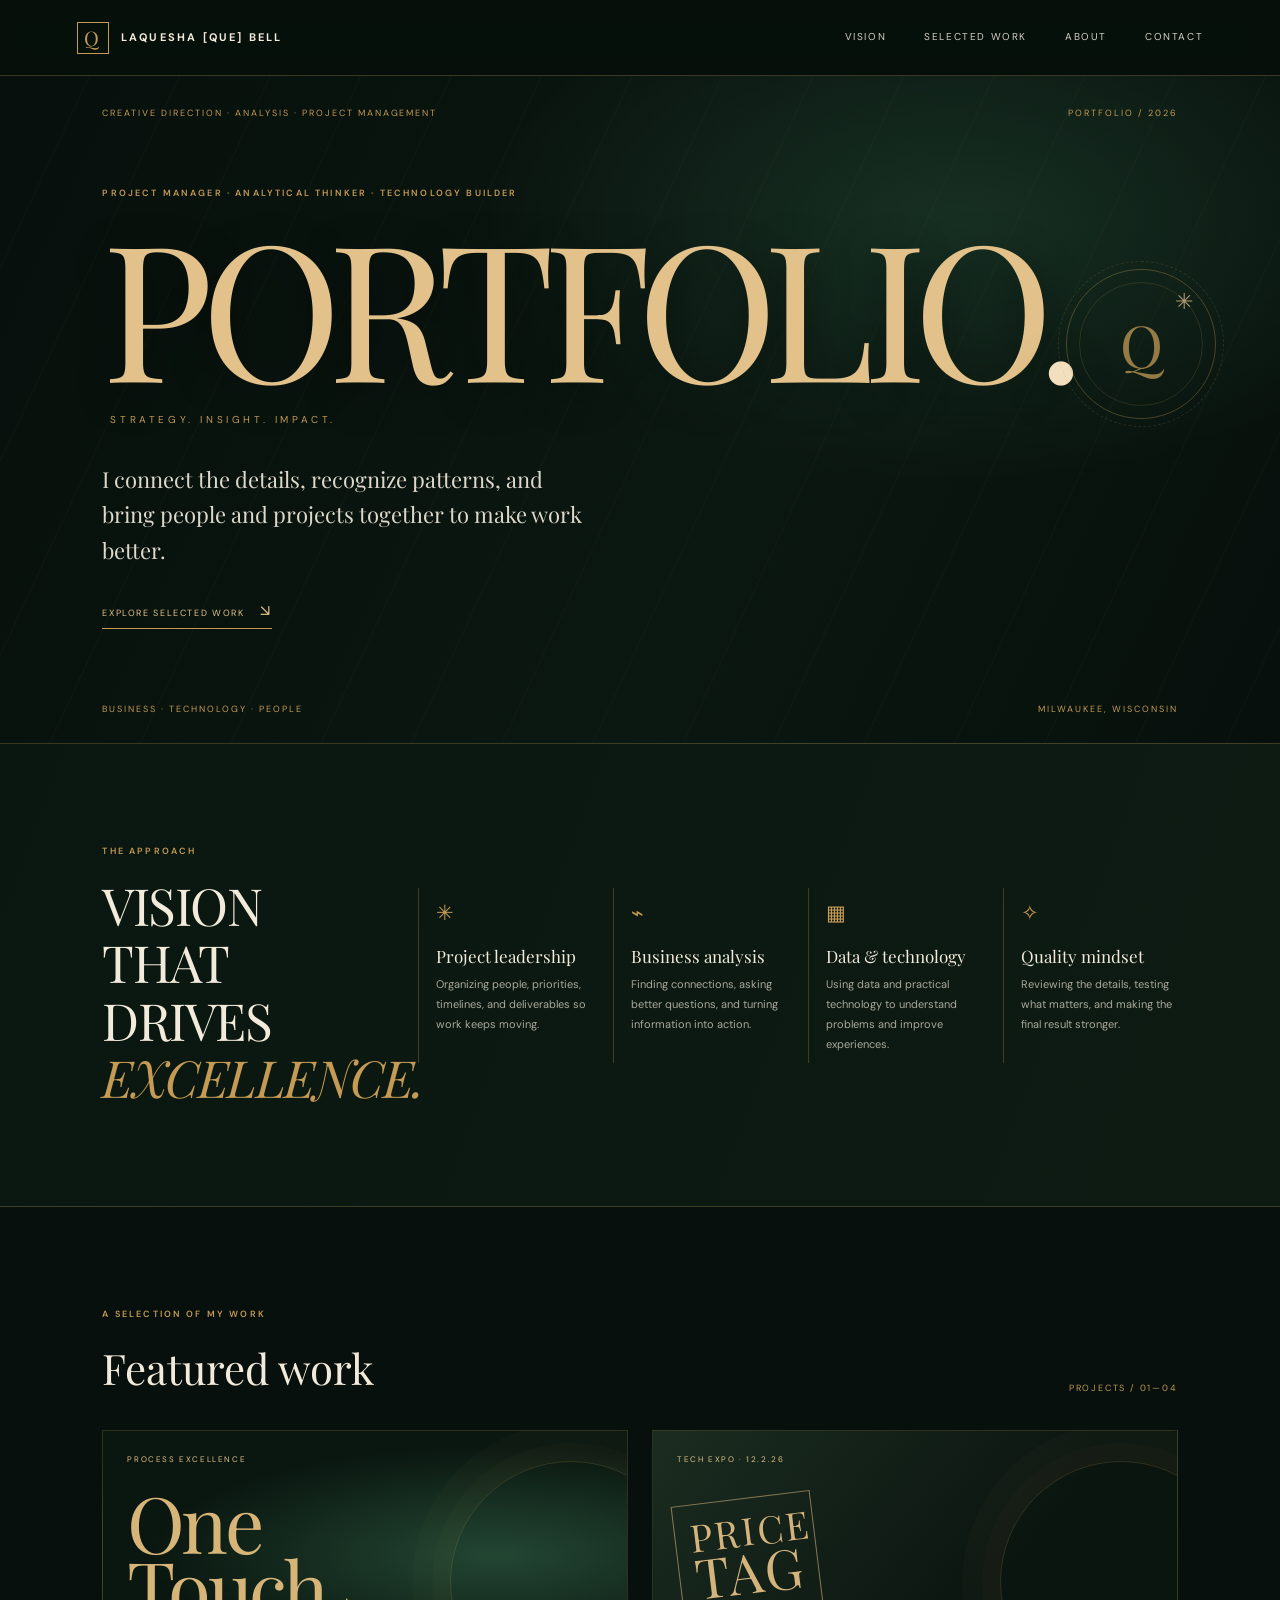
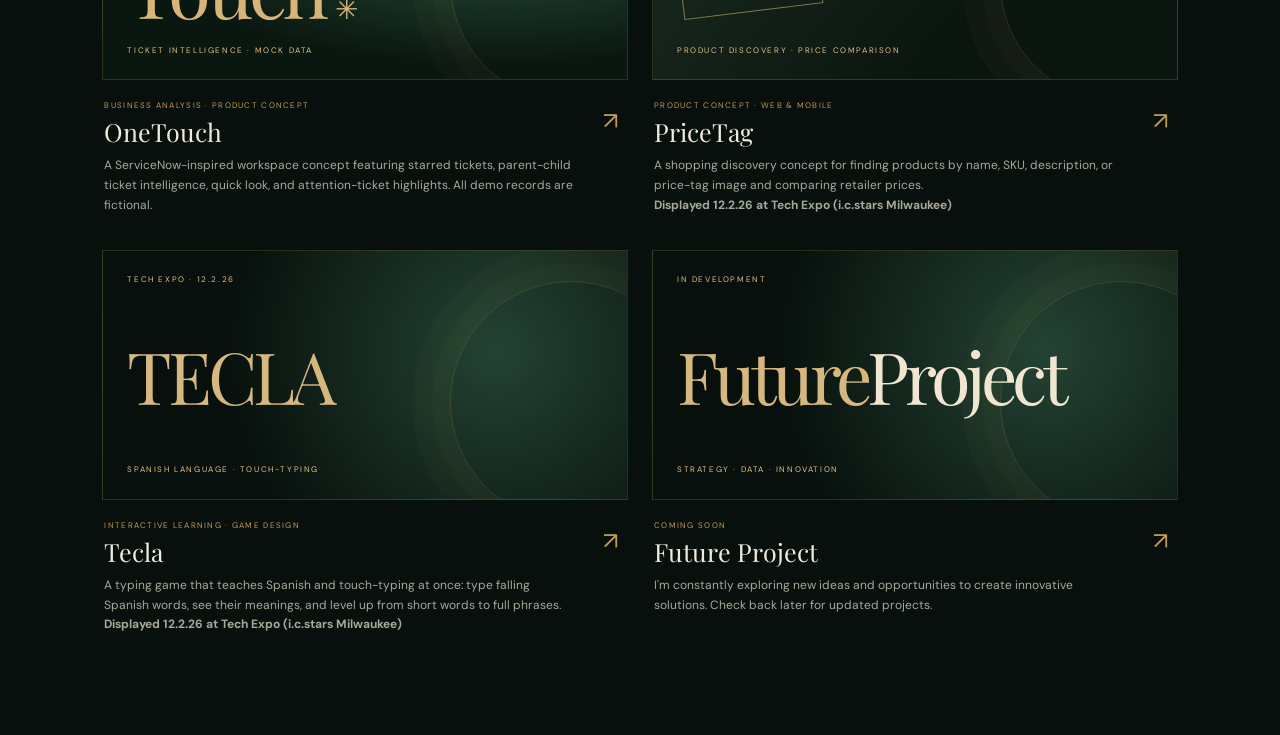
<file: index.html>
<!DOCTYPE html>
<html lang="en">
<head>
  <meta charset="UTF-8">
  <meta name="viewport" content="width=device-width, initial-scale=1.0">
  <meta name="theme-color" content="#07110d">
  <meta name="description" content="LaQuesha [QUE] Bell's portfolio — project management, business analysis, data, and technology projects.">
  <title>LaQuesha [QUE] Bell — Portfolio</title>
  <link rel="preconnect" href="https://fonts.googleapis.com">
  <link rel="preconnect" href="https://fonts.gstatic.com" crossorigin>
  <link href="https://fonts.googleapis.com/css2?family=DM+Sans:wght@400;500;600;700&family=Playfair+Display:wght@400;500;600&display=swap" rel="stylesheet">
  <link rel="stylesheet" href="styles.css">
</head>
<body>
  <nav class="navbar">
    <a class="brand" href="#top"><span class="brand-mark">Q</span><span>LAQUESHA [QUE] BELL</span></a>
    <div class="nav-links">
      <a href="#vision">Vision</a><a href="#projects">Selected work</a><a href="#about">About</a><a href="#contact">Contact</a>
    </div>
  </nav>

  <header class="hero" id="top">
    <div class="hero-topline"><span>CREATIVE DIRECTION · ANALYSIS · PROJECT MANAGEMENT</span><span>PORTFOLIO / 2026</span></div>
    <div class="hero-copy">
      <p class="eyebrow">PROJECT MANAGER · ANALYTICAL THINKER · TECHNOLOGY BUILDER</p>
      <h1>PORTFOLIO<span class="period">.</span></h1>
      <p class="hero-subtitle">STRATEGY. INSIGHT. IMPACT.</p>
      <p class="hero-intro">I connect the details, recognize patterns, and bring people and projects together to make work better.</p>
      <a class="gold-link" href="#projects">EXPLORE SELECTED WORK <span>↘</span></a>
    </div>
    <div class="hero-orbit" aria-hidden="true"><span>Q</span><i>✳</i></div>
    <div class="hero-bottom"><span>BUSINESS · TECHNOLOGY · PEOPLE</span><span>MILWAUKEE, WISCONSIN</span></div>
  </header>

  <main>
    <section class="vision section" id="vision">
      <div class="section-heading"><p class="eyebrow">THE APPROACH</p><h2>VISION<br>THAT DRIVES<br><em>EXCELLENCE.</em></h2></div>
      <div class="vision-grid">
        <article><span class="mini-icon">✳</span><h3>Project leadership</h3><p>Organizing people, priorities, timelines, and deliverables so work keeps moving.</p></article>
        <article><span class="mini-icon">⌁</span><h3>Business analysis</h3><p>Finding connections, asking better questions, and turning information into action.</p></article>
        <article><span class="mini-icon">▦</span><h3>Data &amp; technology</h3><p>Using data and practical technology to understand problems and improve experiences.</p></article>
        <article><span class="mini-icon">✧</span><h3>Quality mindset</h3><p>Reviewing the details, testing what matters, and making the final result stronger.</p></article>
      </div>
    </section>

    <section class="section work-section" id="projects">
      <div class="section-title-row"><div><p class="eyebrow">A SELECTION OF MY WORK</p><h2>Featured work</h2></div><span class="side-note">PROJECTS / 01—04</span></div>
      <div class="project-grid">
        <article class="project-card project-feature">
          <a class="project-visual visual-onetouch" href="onetouch/index.html" aria-label="Open OneTouch demo"><span class="visual-label">PROCESS EXCELLENCE</span><span class="visual-word">One<br>Touch<span>✳</span></span><span class="visual-foot">TICKET INTELLIGENCE · MOCK DATA</span></a>
          <div class="project-meta"><div><p class="project-type">BUSINESS ANALYSIS · PRODUCT CONCEPT</p><h3>OneTouch</h3><p>A ServiceNow-inspired workspace concept featuring starred tickets, parent-child ticket intelligence, quick look, and attention-ticket highlights. All demo records are fictional.</p></div><a class="arrow-link" href="onetouch/index.html" aria-label="View OneTouch">↗</a></div>
        </article>
        <article class="project-card">
          <a class="project-visual visual-price" href="#contact" aria-label="PriceTag project"><span class="visual-label">TECH EXPO · 12.2.26</span><span class="price-tag">PRICE<br><b>TAG</b></span><span class="visual-foot">PRODUCT DISCOVERY · PRICE COMPARISON</span></a>
          <div class="project-meta"><div><p class="project-type">PRODUCT CONCEPT · WEB &amp; MOBILE</p><h3>PriceTag</h3><p>A shopping discovery concept for finding products by name, SKU, description, or price-tag image and comparing retailer prices.</p><p><strong>Displayed 12.2.26 at Tech Expo (i.c.stars Milwaukee)</strong></p></div><a class="arrow-link" href="#contact" aria-label="Ask about PriceTag">↗</a></div>
        </article>
        <article class="project-card">
          <a class="project-visual visual-beat" href="#contact" aria-label="Tecla project"><span class="visual-label">TECH EXPO · 12.2.26</span><span class="beat-word">TECLA</span><span class="visual-foot">SPANISH LANGUAGE · TOUCH-TYPING</span></a>
          <div class="project-meta"><div><p class="project-type">INTERACTIVE LEARNING · GAME DESIGN</p><h3>Tecla</h3><p>A typing game that teaches Spanish and touch-typing at once: type falling Spanish words, see their meanings, and level up from short words to full phrases.</p><p><strong>Displayed 12.2.26 at Tech Expo (i.c.stars Milwaukee)</strong></p></div><a class="arrow-link" href="#contact" aria-label="Ask about Tecla">↗</a></div>
        </article>
        <article class="project-card">
          <a class="project-visual visual-beat" href="#contact" aria-label="Future project"><span class="visual-label">IN DEVELOPMENT</span><span class="beat-word">Future<span>Project</span></span><span class="visual-foot">STRATEGY · DATA · INNOVATION</span></a>
          <div class="project-meta"><div><p class="project-type">COMING SOON</p><h3>Future Project</h3><p>I'm constantly exploring new ideas and opportunities to create innovative solutions. Check back later for updated projects.</p></div><a class="arrow-link" href="#contact" aria-label="Ask about future projects">↗</a></div>
        </article>
      </div>
    </section>
</file>
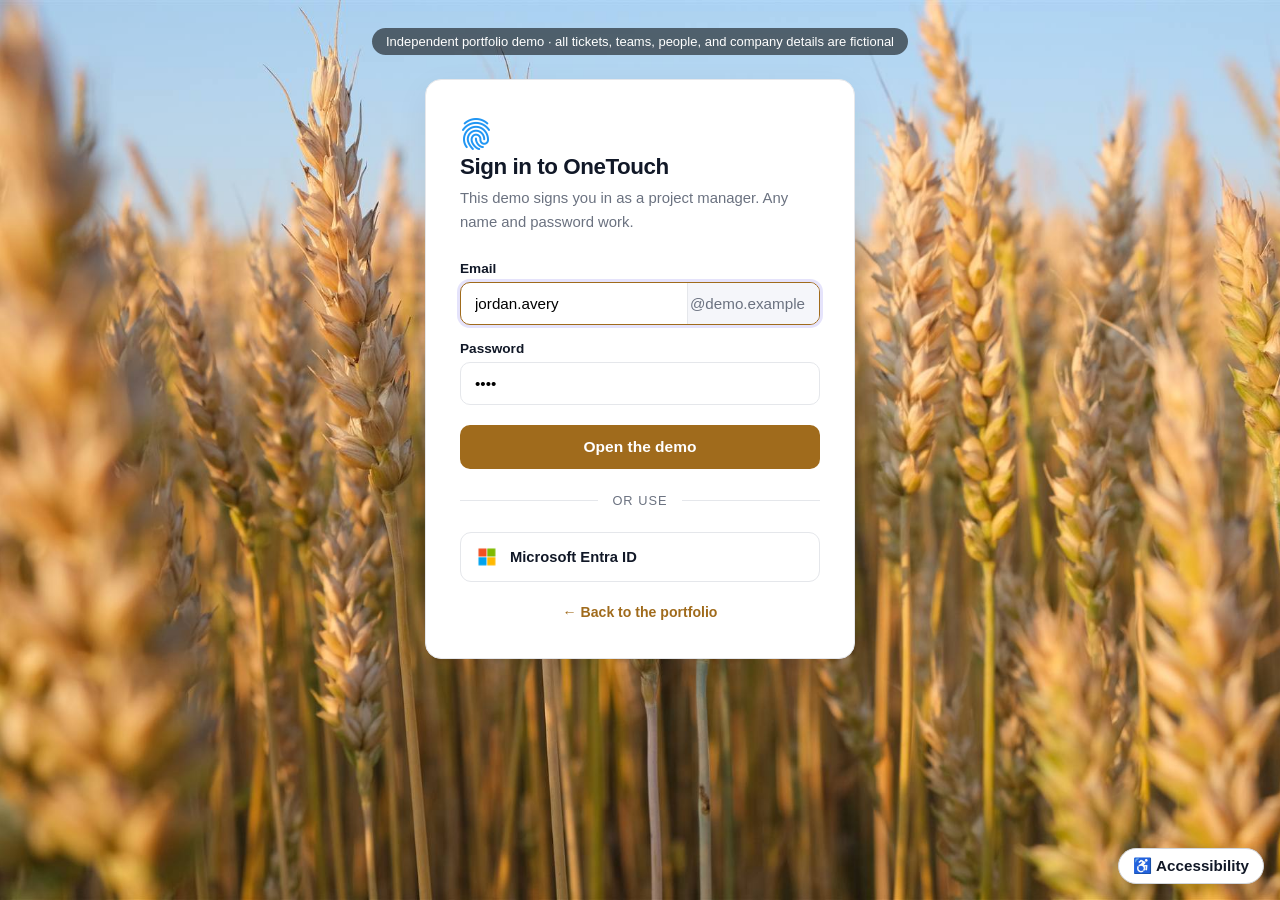
<file: onetouch/index.html>
<!DOCTYPE html>
<html lang="en">
<head>
    <meta charset="UTF-8">
    <meta name="viewport" content="width=device-width, initial-scale=1.0">
    <title>OneTouch Demo</title>
    <meta name="description" content="OneTouch: one place to ask questions about IT tickets, build dashboards and run a team's ticket work. A portfolio demo with generated data.">
    <meta name="robots" content="noindex">
    <link rel="icon" type="image/x-icon" href="favicon.ico">
    <link rel="icon" type="image/png" sizes="32x32" href="favicon-32x32.png">
    <link rel="icon" type="image/png" sizes="16x16" href="favicon-16x16.png">
    <link rel="apple-touch-icon" sizes="180x180" href="apple-touch-icon.png">
        <link rel="stylesheet" href="style.css">
    <script>
        // A signed-in reload starts in the colors this browser last used, so the
        // default ones don't flash first (customize.js keeps the copy current)
        try {
            var saved = sessionStorage.getItem('onetouch-session') && JSON.parse(localStorage.getItem('onetouch-theme') || 'null');
            if (saved) {
                var root = document.documentElement;
                var dark = saved.mode === 'dark' || (saved.mode === 'system' && matchMedia('(prefers-color-scheme: dark)').matches);
                root.dataset.theme = dark ? 'dark' : 'light';
                root.dataset.header = saved.header || 'dark';
                if (/^#[0-9a-f]{6}$/i.test(saved.accent)) root.style.setProperty('--accent', saved.accent);
                if (/^#[0-9a-f]{6}$/i.test(saved.onAccent)) root.style.setProperty('--on-accent', saved.onAccent);
            }
        } catch (e) { /* the default colors, until the account's arrive */ }
        // ♿ This browser's accessibility settings, before anything is drawn
        // (signed in or not; accessibility.js keeps the copy current)
        try {
            var access = JSON.parse(localStorage.getItem('onetouch-access') || 'null');
            if (access) {
                ['contrast', 'readable', 'underline', 'focus', 'cursor', 'motion'].forEach(function (k) {
                    if (access[k] === true) document.documentElement.classList.add('a11y-' + k);
                });
                if ([115, 130, 150, 175].indexOf(access.textSize) >= 0) document.documentElement.style.fontSize = access.textSize + '%';
            }
        } catch (e) { /* the defaults, until accessibility.js starts */ }
    </script>
</head>
<body class="signed-out">
    <style>
        .demo-note { margin: 28px auto 0; padding: 6px 14px; border-radius: 999px; background: rgba(0,0,0,.55); color: #fff; font-size: 13px; text-align: center; max-width: 100%; }
        .demo-pill { position: fixed; left: 12px; bottom: 12px; z-index: 50; padding: 5px 12px; border-radius: 999px; background: rgba(20,20,20,.78); color: #fff; font: 12px/1.4 system-ui, sans-serif; text-decoration: none; }
        .demo-pill:hover, .demo-pill:focus-visible { background: #000; }
        body.signed-out .demo-pill { display: none; }
        /* While the architecture map is open, sit above its "✕ Close the map" button */
        body:has(#architecture-view.active .arch:not(.arch-map-closed)) .demo-pill { bottom: 70px; }
        #drawer-customize { display: none; }
        .demo-examples { display: flex; flex-wrap: wrap; gap: 6px; margin-top: 8px; }
        .demo-examples button { font: inherit; font-size: 12.5px; padding: 5px 10px; border-radius: 999px; border: 1px solid var(--border, #ccc); background: var(--bg-secondary, #fff); color: inherit; cursor: pointer; text-align: left; }
        .demo-examples button:hover { border-color: var(--accent, #a06b1c); }
    </style>
    <a class="demo-pill" href="../" title="Back to the portfolio">← Portfolio · demo with generated data</a>
    <!-- For keyboard users: the first Tab goes here, and Enter skips the header -->
    <a class="skip-link" href="#main-content">Skip to the page</a>
    <!-- ♿ on the sign-in page (signed in, it's in the header) -->
    <button type="button" class="login-access-btn access-btn" onclick="toggleAccessPanel()"
            aria-controls="access-panel" aria-expanded="false" title="Accessibility (Alt+A)">♿ Accessibility</button>
    <!-- SIGN-IN PAGE: shown until the user signs in -->
    <div id="login-view" class="login-page">
        
        <p class="demo-note">Independent portfolio demo · all tickets, teams, people, and company details are fictional</p>
        <main class="box">
            <img src="favicon-32x32.png" alt="" width="32" height="32">
            <h1>Sign in to OneTouch</h1>
            <p class="sub">This demo signs you in as a project manager. Any name and password work.</p>
            <form id="login-form" onsubmit="event.preventDefault(); signIn();">
                <label for="login-email">Email</label>
                <div class="combo">
                    <input id="login-email" type="text" placeholder="your-email" value="jordan.avery" autocomplete="username" required
                           spellcheck="false" autocapitalize="off">
                    <span class="suffix">@demo.example</span>
                </div>
                <label for="login-password" class="password-label">Password</label>
                <div class="combo">
                    <input id="login-password" type="password" placeholder="your-password" value="demo" autocomplete="current-password" required>
                </div>
                <p id="login-error" class="login-error" role="alert"></p>
                <button id="login-btn" class="btn" type="submit">Open the demo</button>
            </form>
            <div class="or"><span>or use</span></div>
            <div class="provs">
                <button class="prov" type="button" onclick="showLoginError('Microsoft Entra ID sign-in is not available yet. Use your email and password.')"><img src="microsoftlogo.png" alt="" height="24" width="24"> Microsoft Entra ID</button>
            </div>
            <p class="foot"><a href="../">← Back to the portfolio</a></p>
        </main>
    </div>

    <header class="app-header">
        <!-- Top left: the logo and name (back to Home), who's signed in, then Home and Dashboards -->
        <div class="header-left">
            <h1 class="app-title">
                <button type="button" class="home-link" onclick="goHome()" title="Back to Home">
                    <img src="android-chrome-192x192.png" alt="" class="app-logo"> OneTouch
                </button>
            </h1>
            <span id="user-name" class="user-name"></span>
            <nav class="tab-navigation">
                <button class="tab-btn" data-tab="home" onclick="goHome()">🏠 Home</button>
                <button class="tab-btn" data-tab="dashboard" onclick="switchTab('dashboard')">📈 Dashboards</button>
                <!-- Admins and anyone on a team (teams.js) -->
                <button class="tab-btn" data-tab="teams" id="teams-tab" onclick="switchTab('teams')" hidden>👥 Team</button>
                <!-- Admins only (the server refuses anyone else; architecture.mjs) -->
                <button class="tab-btn" data-tab="architecture" id="architecture-tab" onclick="switchTab('architecture')" aria-label="Architecture" title="Architecture" hidden>🧊<span class="tab-btn-text"> Architecture</span></button>
            </nav>
            <!-- The AI assistant: a question typed here is asked in the chat; with nothing typed, the chat opens (app.js) -->
            <form class="nav-ask" id="nav-ask" role="search" aria-label="Ask Claude about the data" onsubmit="event.preventDefault(); askFromHeader();">
                <input type="search" id="nav-ask-input" placeholder="Ask Claude about the data…" autocomplete="off" enterkeyhint="send"
                       aria-label="Ask Claude a question about the data" aria-controls="assistant-panel" aria-expanded="false" maxlength="2000">
                <button type="button" class="mic-btn" data-mic-for="nav-ask-input" aria-pressed="false"
                        aria-label="Speak your question" title="Speak your question (Alt+M)">🎤</button>
                <button type="submit" class="nav-ask-btn" id="nav-ask-btn" title="Ask Claude. With nothing typed, this opens the chat">
                    💬 Ask<span class="nav-ask-count" id="nav-ask-count" hidden></span>
                </button>
            </form>
        </div>
        <div class="header-right">
            <!-- Anyone signed in: tell the admins something's wrong (notifications.js) -->
            <button type="button" class="header-btn" id="issue-btn" onclick="openIssueDialog()" aria-label="Report a problem" title="Report a problem">🚩</button>
            <button type="button" class="header-btn notify-btn" id="notify-btn" onclick="toggleNotifications()"
                    aria-controls="notify-panel" aria-expanded="false" aria-label="Notifications">🔔<span class="notify-count" id="notify-count" hidden></span></button>
            <button type="button" class="header-btn access-btn" onclick="toggleAccessPanel()"
                    aria-controls="access-panel" aria-expanded="false" aria-label="Accessibility" title="Accessibility (Alt+A)">♿</button>
            <button type="button" class="header-btn" id="theme-btn" onclick="toggleThemePanel()"
                    aria-controls="theme-panel" aria-expanded="false" aria-label="Colors" title="Colors">🎨<span class="header-btn-text"> Colors</span></button>
            <button class="sign-out-btn" type="button" onclick="signOut()">Sign out</button>
        </div>
    </header>

    <!-- 🔔 Notifications: tickets given to you, families moved to your team, members' reports (notifications.js) -->
    <section class="theme-panel notify-panel" id="notify-panel" role="dialog" aria-label="Notifications" hidden>
        <div class="theme-panel-head">
            <span>Notifications</span>
            <span class="notify-head-actions">
                <button type="button" class="notify-clear-all" id="notify-clear-all" onclick="clearAllNotifications()" hidden>Clear all</button>
                <button type="button" class="drawer-close" onclick="toggleNotifications(false)" aria-label="Close">✕</button>
            </span>
        </div>
        <!-- ✉️ These by email too (mail.mjs), for anyone with an address on file -->
        <div class="notify-email" id="notify-email" hidden>
            <label><input type="checkbox" id="notify-email-on"> Email me these too</label>
            <span class="notify-email-to" id="notify-email-to"></span>
        </div>
        <div id="notify-list"></div>
    </section>

    <!-- 🎨 Colors: each person's color scheme, saved to their account (customize.js) -->
    <section class="theme-panel" id="theme-panel" role="dialog" aria-label="Your colors" hidden>
        <div class="theme-panel-head">
            <span>Your colors</span>
            <button type="button" class="drawer-close" onclick="toggleThemePanel(false)" aria-label="Close">✕</button>
        </div>
        <fieldset>
            <legend>Light or dark</legend>
            <div class="choice-row" id="theme-modes"></div>
        </fieldset>
        <fieldset>
            <legend>Accent color <span class="legend-note">buttons, the page you're on, and charts</span></legend>
            <div class="swatch-row">
                <span id="theme-accents" class="swatch-row"></span>
                <label class="swatch swatch-custom" title="Any color you like">
                    <input type="color" id="theme-custom" value="#a06b1c" aria-label="Pick any color">
                    <span class="swatch-custom-face">＋</span>
                </label>
            </div>
        </fieldset>
        <fieldset>
            <legend>Header</legend>
            <div class="choice-row" id="theme-headers"></div>
        </fieldset>
        <div class="theme-panel-foot">
            <span class="theme-note">Saved to your account, so your colors follow you to any computer.</span>
            <button type="button" class="home-action" onclick="resetTheme()">↺ Default colors</button>
        </div>
    </section>

    <!-- ♿ Accessibility: how OneTouch looks, reads aloud and listens, saved to this browser and the account (accessibility.js) -->
    <section class="theme-panel access-panel" id="access-panel" role="dialog" aria-label="Accessibility" hidden>
        <div class="theme-panel-head">
            <span>Accessibility</span>
            <button type="button" class="drawer-close" onclick="toggleAccessPanel(false)" aria-label="Close">✕</button>
        </div>
        <fieldset>
            <legend>Text size</legend>
            <div class="choice-row" id="access-sizes"></div>
        </fieldset>
        <fieldset>
            <legend>Seeing the page</legend>
            <div class="access-switches">
                <label class="access-switch"><input type="checkbox" data-key="contrast"><span>High contrast<small>Black on white (white on black in dark mode), with strong lines</small></span></label>
                <label class="access-switch"><input type="checkbox" data-key="readable"><span>Easier-to-read text<small>A plainer typeface, with more space between letters, words and lines</small></span></label>
                <label class="access-switch"><input type="checkbox" data-key="bionic"><span>Bold word beginnings (like Bionic Reading)<small>The first part of every word in bold, so your eyes move from word to word. Screen reader users may prefer it off.</small></span></label>
                <div class="choice-row access-row access-indent" id="access-bionic-levels" aria-label="How much of each word is bold"></div>
                <label class="access-switch"><input type="checkbox" data-key="underline"><span>Underline links and ticket numbers</span></label>
                <label class="access-switch"><input type="checkbox" data-key="focus"><span>Strong focus outline<small>A thick yellow ring around whatever the keyboard is on</small></span></label>
                <label class="access-switch"><input type="checkbox" data-key="cursor"><span>Big mouse pointer</span></label>
                <label class="access-switch"><input type="checkbox" data-key="guide"><span>Reading guide<small>A band across the page that follows the pointer, to keep your place</small></span></label>
                <label class="access-switch"><input type="checkbox" data-key="motion"><span>Less motion<small>No animations or sliding</small></span></label>
            </div>
        </fieldset>
        <fieldset>
            <legend>Magnifier</legend>
            <div class="access-switches">
                <label class="access-switch"><input type="checkbox" data-key="magnifier"><span>Show the text under the pointer, large<small>With the keyboard, the box or button you're on</small></span></label>
            </div>
            <div class="choice-row access-row" id="access-magnify" aria-label="How much larger"></div>
        </fieldset>
        <fieldset>
            <legend>Read aloud</legend>
            <div class="access-switches">
                <label class="access-switch"><input type="checkbox" data-key="selectRead" data-needs="speech"><span>A Read button when I select text</span></label>
                <label class="access-switch"><input type="checkbox" data-key="speakAnswers" data-needs="speech"><span>Read Claude's answers to me<small>Every answer also has its own Read button</small></span></label>
                <label class="access-switch"><input type="checkbox" data-key="speakHover" data-needs="speech"><span>Read what I point at<small>Rest the pointer on any text for a moment</small></span></label>
            </div>
            <div class="access-row">
                <label for="access-voice">Voice</label>
                <select id="access-voice" data-needs="speech"></select>
            </div>
            <div class="access-row">
                <label for="access-rate">Speed</label>
                <input type="range" id="access-rate" min="0.5" max="2" step="0.1" data-needs="speech">
                <span id="access-rate-value">1.0×</span>
                <button type="button" class="home-action" id="access-try" data-needs="speech">▶ Try it</button>
            </div>
            <p class="access-note warn" id="access-speech-none" hidden>This browser can't read aloud. Edge, Chrome and Safari can.</p>
        </fieldset>
        <fieldset>
            <legend>Speak instead of typing</legend>
            <div class="access-switches">
                <label class="access-switch"><input type="checkbox" data-key="autoSend" data-needs="dictation"><span>Ask Claude as soon as I stop talking<small>In the Ask bar and the chat; otherwise you press Enter</small></span></label>
            </div>
            <p class="access-note">Press 🎤 by the Ask bar or the chat, or <kbd>Alt</kbd>+<kbd>M</kbd> in any text box. Your browser turns the speech into text (Edge uses Microsoft's service, Chrome uses Google's), so it needs the internet and your permission for the microphone.</p>
            <p class="access-note warn" id="access-dictation-none" hidden>This browser can't take dictation. Use Edge or Chrome.</p>
        </fieldset>
        <fieldset>
            <legend>Keyboard shortcuts</legend>
            <ul class="access-keys">
                <li><kbd>/</kbd> the Ask bar</li>
                <li><kbd>Alt</kbd>+<kbd>A</kbd> this panel</li>
                <li><kbd>Alt</kbd>+<kbd>R</kbd> read aloud what's selected, pointed at or focused (again to stop)</li>
                <li><kbd>Alt</kbd>+<kbd>M</kbd> speak into the text box you're in</li>
                <li><kbd>Esc</kbd> stop reading or listening, close a panel</li>
                <li><kbd>Tab</kbd> first thing on the page: skip to the page itself</li>
            </ul>
        </fieldset>
        <p class="access-status" id="access-status" role="status"></p>
        <div class="theme-panel-foot">
            <span class="theme-note">Kept in this browser and saved to your account.</span>
            <button type="button" class="home-action" onclick="resetAccess()">↺ Default settings</button>
        </div>
    </section>

    <main class="app-content" id="main-content" tabindex="-1">
        <!-- HOME: welcome, then each person's sections and charts in their order (customize.js) -->
        <section id="home-view" class="view-panel active">
            <div class="home" id="home">
                <div class="home-head">
                    <h2 class="home-welcome" id="home-welcome">Welcome!</h2>
                    <div class="home-head-actions">
                        <button type="button" class="home-action" id="tour-btn" onclick="startTour()" title="A short tour of OneTouch">❔ Tour</button>
                        <button type="button" class="home-action" id="customize-home-btn" onclick="toggleHomeEditing()" aria-pressed="false">✏️ Customize Home</button>
                    </div>
                </div>
                <!-- While customizing: add charts, bring back hidden sections, reset -->
                <div class="home-edit-bar" id="home-edit-bar" hidden>
                    <p class="home-edit-text"><b>Customizing Home.</b> Move or hide sections with their buttons, add charts of your own,
                        and edit or move a chart with the buttons on it. Changes are saved to your account as you go.</p>
                    <div class="home-edit-actions">
                        <button type="button" class="primary-btn" onclick="addHomeChart()">＋ Add a chart</button>
                        <span class="home-add-back" id="home-add-back"></span>
                        <button type="button" class="home-action" onclick="resetHomeLayout()">↺ Reset Home</button>
                        <button type="button" class="home-action" onclick="toggleHomeEditing(false)">✓ Done</button>
                    </div>
                </div>
                <p class="home-status home-empty" id="home-empty" hidden>Your Home page is empty. Click <b>Customize Home</b> to add sections or charts.</p>

                <div class="home-blocks waiting" id="home-blocks">
                    <!-- Your tickets: the ones assigned to you (as a list and in charts), Ticket results and starred tickets -->
                    <section class="home-block" data-block="tickets">
                        <div class="home-modes" role="tablist" aria-label="Your tickets">
                            <button type="button" role="tab" class="home-mode active" data-mode="assigned" aria-selected="true" aria-controls="home-assigned" onclick="setHomeMode('assigned')">
                                <span class="home-mode-name">📋 Assigned to me <span class="star-count" id="assigned-count" hidden>0</span></span>
                                <span class="home-mode-desc">Highest priority first, then oldest</span>
                            </button>
                            <button type="button" role="tab" class="home-mode" data-mode="charts" aria-selected="false" aria-controls="home-charts" onclick="setHomeMode('charts')">
                                <span class="home-mode-name">📊 My charts</span>
                                <span class="home-mode-desc">The tickets assigned to you, in charts</span>
                            </button>
                            <!-- Project managers and admins: their team's families and each one's KPIs -->
                            <button type="button" role="tab" class="home-mode" data-mode="families" id="kpi-families-tab" aria-selected="false" aria-controls="home-families" onclick="setHomeMode('families')" hidden>
                                <span class="home-mode-name">👪 Ticket families <span class="star-count" id="kpi-families-count" hidden>0</span></span>
                                <span class="home-mode-desc">Each family's KPIs, the most urgent first</span>
                            </button>
                            <button type="button" role="tab" class="home-mode" data-mode="results" aria-selected="false" aria-controls="home-results" onclick="setHomeMode('results')">
                                <span class="home-mode-name">🎫 Ticket results</span>
                                <span class="home-mode-desc">Every ticket the AI assistant has shown you</span>
                            </button>
                            <button type="button" role="tab" class="home-mode" data-mode="starred" aria-selected="false" aria-controls="home-starred" onclick="setHomeMode('starred')">
                                <span class="home-mode-name">★ Starred tickets <span class="star-count" id="star-count">0</span></span>
                                <span class="home-mode-desc">Saved to your account</span>
                            </button>
                        </div>

                        <div class="home-panel" id="home-assigned" role="tabpanel">
                            <div class="home-result" id="assigned-result" aria-live="polite"></div>
                        </div>

                        <div class="home-panel" id="home-charts" role="tabpanel" hidden>
                            <div class="home-result" id="my-charts-result"></div>
                        </div>

                        <div class="home-panel" id="home-families" role="tabpanel" hidden>
                            <div class="home-result" id="kpi-families-result" aria-live="polite"></div>
                        </div>

                        <div class="home-panel" id="home-results" role="tabpanel" hidden>
                            <div class="home-result" id="ticket-results" aria-live="polite"></div>
                        </div>

                        <div class="home-panel" id="home-starred" role="tabpanel" hidden>
                            <div class="home-result" id="starred-result" aria-live="polite"></div>
                        </div>
                    </section>

                    <!-- Your dashboards: shortcuts to the dashboards you built (hidden until added) -->
                    <section class="home-block" data-block="shortcuts" hidden>
                        <div class="guide-card shortcuts-card">
                            <span class="guide-title">Your dashboards</span>
                            <div class="shortcut-list" id="home-shortcuts"></div>
                        </div>
                    </section>
                </div>
            </div>
        </section>

        <!-- TEAM: teams, their people and roles, and who has which ticket (teams.js) -->
        <section id="teams-view" class="view-panel">
            <div class="home teams" id="teams"></div>
        </section>

        <!-- ARCHITECTURE: the 3D map of how OneTouch is built, admins only (architecture.js) -->
        <section id="architecture-view" class="view-panel">
            <div class="arch" id="architecture"></div>
        </section>

        <!-- DASHBOARD VIEW CONTAINER (METABASE, and each person's own dashboards) -->
        <section id="dashboard-view" class="view-panel">
            <div class="dashboard-container">
                <!-- Top-left: the drawer button and which dashboard is showing -->
                <div class="dashboard-toolbar">
                    <button type="button" class="drawer-toggle" id="dashboard-drawer-toggle"
                            aria-controls="dashboard-drawer" aria-expanded="false" onclick="toggleDashboardDrawer()">
                        <span aria-hidden="true">☰</span> Dashboards
                    </button>
                    <!-- Shown on the detail pages a click opens -->
                    <button type="button" class="dashboard-back" id="dashboard-back" hidden onclick="dashboardBack()">← Back</button>
                    <div class="dashboard-current">
                        <span class="dashboard-current-group" id="dashboard-current-group"></span>
                        <span class="dashboard-current-name" id="dashboard-current-name"></span>
                        <span class="dashboard-current-desc" id="dashboard-current-desc"></span>
                    </div>
                    <!-- On an incident, change or request record: star it -->
                    <button type="button" class="star-btn labelled" id="dashboard-star" hidden></button>
                    <span class="dashboard-hint" id="dashboard-hint" hidden>Click a bar, slice, number or blue value for details</span>
                    <button type="button" class="home-action dashboard-tour-btn" id="dashboard-tour-btn" onclick="startTour('dashboards')"
                            title="A short tour of the Dashboards page" aria-label="Tour of the Dashboards page">❔<span class="tour-btn-word"> Tour</span></button>
                </div>
                <div class="dashboard-body">
                    <div class="dashboard-backdrop" id="dashboard-backdrop" onclick="toggleDashboardDrawer(false)"></div>
                    <aside class="dashboard-drawer" id="dashboard-drawer" aria-label="Dashboards">
                        <div class="drawer-header">
                            <span>Dashboards</span>
                            <button type="button" class="drawer-close" onclick="toggleDashboardDrawer(false)" aria-label="Close">✕</button>
                        </div>
                        <!-- Pages built into OneTouch itself (families.js) -->
                        <section class="drawer-group builtin-dashboards">
                            <h3>Built into OneTouch</h3>
                            <button type="button" class="dashboard-choice" data-builtin="families" onclick="showFamilies(); toggleDashboardDrawer(false)">
                                <span class="dashboard-choice-name">👪 Ticket families</span>
                                <span class="dashboard-choice-desc">Parent tickets and their children. Click any ticket, parent or child, to open it.</span>
                            </button>
                        </section>
                        <!-- The dashboards this person built (customize.js) -->
                        <section class="drawer-group my-dashboards">
                            <h3>My dashboards</h3>
                            <div id="my-dashboards-list"></div>
                            <button type="button" class="drawer-new" onclick="newBoard()">＋ New dashboard</button>
                        </section>
                        <!-- The team dashboards: filled in by app.js from /api/dashboards (built by scripts/metabase-setup.mjs) -->
                        <nav id="dashboard-picker"></nav>
                        <div class="drawer-foot">
                            <p class="drawer-note" id="drawer-hidden-note"></p>
                            <button type="button" class="drawer-customize" id="drawer-customize" onclick="toggleDrawerEditing()" aria-pressed="false">👁 Show or hide team dashboards</button>
                        </div>
                    </aside>
                    <p class="dashboard-message" id="dashboard-message">Loading dashboards…</p>
                    <!-- On an incident, change or request record: its family (families.js) -->
                    <section class="record-family" id="record-family" aria-label="Parent, children and other linked tickets" hidden>
                        <div class="record-family-head">
                            <p class="record-family-summary" id="record-family-summary"></p>
                            <button type="button" class="home-action" id="record-family-toggle" aria-controls="record-family-body" hidden></button>
                        </div>
                        <div class="record-family-body" id="record-family-body"></div>
                    </section>
                    <iframe id="dashboard-frame" title="Dashboard" hidden></iframe>
                    <!-- 👪 Ticket families (families.js): every family of one kind, biggest first -->
                    <div class="families-view" id="families-view" hidden>
                        <div class="families-kinds" id="families-kinds" role="group" aria-label="Kind of family"></div>
                        <div class="families-tools">
                            <form class="families-find" id="families-find" role="search">
                                <input type="search" id="families-q" placeholder="Find a ticket's families: INC2400123, RITM0612345…" aria-label="Ticket number">
                                <button type="submit" class="primary-btn">Find</button>
                            </form>
                        </div>
                        <div id="families-list"></div>
                    </div>
                    <!-- One of this person's own dashboards -->
                    <div class="board-view" id="board-view" hidden>
                        <div class="board-bar">
                            <button type="button" class="primary-btn" onclick="addBoardChart()">＋ Add a chart</button>
                            <button type="button" class="home-action" id="board-share-btn" onclick="shareCurrentBoard()">🔗 Share</button>
                            <button type="button" class="home-action" onclick="renameBoard()">✎ Rename</button>
                            <button type="button" class="home-action danger" onclick="deleteBoard()">🗑 Delete dashboard</button>
                        </div>
                        <!-- Filters for every chart on the dashboard (saved with it) -->
                        <div class="board-filters" role="group" aria-label="Filters for every chart on this dashboard">
                            <span class="board-filters-label">Every chart:</span>
                            <label class="board-filter">Opened <select id="bf-dates"></select></label>
                            <span class="board-filter" id="bf-range" hidden>
                                <input type="date" id="bf-from" aria-label="Opened from"> to <input type="date" id="bf-to" aria-label="Opened to">
                            </span>
                            <div class="team-picker">
                                <button type="button" class="home-action" id="bf-team-btn" aria-expanded="false" aria-controls="bf-team-pop">Team: any ▾</button>
                                <div class="team-pop" id="bf-team-pop" hidden>
                                    <input type="search" id="bf-team-search" placeholder="Search teams…" aria-label="Search teams">
                                    <div class="filter-values" id="bf-team-list"></div>
                                    <p class="team-pop-note">Requests have no team, so their charts ignore this.</p>
                                    <div class="team-pop-foot">
                                        <button type="button" class="home-action" id="bf-team-clear">Any team</button>
                                        <button type="button" class="primary-btn" id="bf-team-done">Done</button>
                                    </div>
                                </div>
                            </div>
                            <button type="button" class="home-action" id="bf-clear" hidden>✕ Clear filters</button>
                        </div>
                        <div class="tile-grid" id="board-grid"></div>
                    </div>
                </div>
            </div>
        </section>

        <!-- AI ASSISTANT, opened from the Ask bar in the header; floats over any page, and a click outside it closes it -->
        <div class="assistant-backdrop" id="assistant-backdrop" onclick="toggleAssistant(false)"></div>
        <section class="assistant-panel" id="assistant-panel" aria-label="AI Assistant">
            <div class="assistant-head">
                <span class="assistant-title">AI Assistant</span>
                <div class="assistant-head-actions">
                    <button type="button" class="assistant-minimize" id="chat-history-btn" onclick="toggleChatHistory()" aria-expanded="false" aria-controls="chat-history" title="Your saved chats: open one to see it again and carry on where you left off">Chat History</button>
                    <button type="button" class="assistant-delete" onclick="deleteChat()" title="Delete this conversation: its questions and answers disappear, it leaves Chat History, and the assistant forgets it">🗑 Delete chat</button>
                    <button type="button" class="assistant-minimize" onclick="toggleAssistant(false)" title="Close the chat (the conversation is kept; the Ask bar at the top brings it back)">Minimize ▴</button>
                </div>
            </div>
            <div class="chat-container">
                <!-- Chat History, over the conversation until one is opened -->
                <div class="chat-history" id="chat-history" hidden>
                    <div class="chat-history-head">
                        <span>Chat History</span>
                        <button type="button" class="drawer-close" onclick="toggleChatHistory(false)" aria-label="Close chat history">✕</button>
                    </div>
                    <div class="chat-history-list" id="chat-history-list"></div>
                </div>
                <div class="chat-messages" id="chat-log">
                    <div class="msg system-msg" id="welcome-msg">Hello!</div>
                    <div class="msg system-msg demo-help">In this demo a scripted stand-in plays the part of Claude, so it understands the kinds of question below best. Try one:
                        <div class="demo-examples" id="demo-examples"></div>
                    </div>
                </div>
                <div class="chat-input-area">
                    <input type="text" id="user-prompt" placeholder="Ask a data question..." aria-label="Ask a data question" onkeydown="if(event.key === 'Enter') sendPrompt()">
                    <button type="button" class="mic-btn" data-mic-for="user-prompt" aria-pressed="false"
                            aria-label="Speak your question" title="Speak your question (Alt+M)">🎤</button>
                    <button id="send-btn" onclick="sendPrompt()">Ask Claude</button>
                    <button id="new-chat-btn" type="button" onclick="newChat()" title="Start a fresh chat (this one is kept under Chat History)">New chat</button>
                </div>
            </div>
        </section>
    </main>

    <!-- THE CHART BUILDER: what a chart counts, which ones, grouped by what, and how it's drawn -->
    <dialog class="builder" id="chart-builder" aria-labelledby="builder-title">
        <form id="builder-form" class="builder-form">
            <div class="builder-head">
                <h2 id="builder-title">Add a chart</h2>
                <button type="button" class="drawer-close" onclick="closeBuilder()" aria-label="Close">✕</button>
            </div>
            <div class="builder-body">
                <div class="builder-fields">
                    <p class="builder-note" id="b-note" hidden></p>
                    <fieldset>
                        <legend>1. What to count</legend>
                        <select id="b-source" aria-label="What to count"></select>
                    </fieldset>
                    <fieldset>
                        <legend>2. Which ones</legend>
                        <div class="choice-row" id="b-status" role="radiogroup" aria-label="Open or closed"></div>
                        <p class="field-note" id="b-status-note"></p>
                        <label class="field-label">Opened
                            <select id="b-dates"></select>
                        </label>
                        <div class="date-range" id="b-range" hidden>
                            <label>From <input type="date" id="b-from"></label>
                            <label>To <input type="date" id="b-to"></label>
                        </div>
                        <p class="field-note" id="b-dates-note"></p>
                        <div id="b-filters"></div>
                        <button type="button" class="home-action" id="b-add-filter">＋ Only include some… (team, priority, state, …)</button>
                    </fieldset>
                    <fieldset>
                        <legend>3. Group by</legend>
                        <select id="b-group" aria-label="Group by"></select>
                    </fieldset>
                    <fieldset>
                        <legend>4. Show it as</legend>
                        <div class="display-picker" id="b-display" role="radiogroup" aria-label="Chart type"></div>
                        <p class="field-note" id="b-display-note"></p>
                        <div class="builder-row" id="b-cut">
                            <label class="field-label" id="b-limit-wrap">Show
                                <select id="b-limit"></select>
                            </label>
                            <!-- Ascending or descending, by count or by the groups (customize.js paintDisplay) -->
                            <label class="field-label">Order
                                <select id="b-sort"></select>
                            </label>
                        </div>
                        <div class="builder-row" id="b-color-row">
                            <span class="field-label-text">Color</span>
                            <div class="swatch-row" id="b-colors" role="radiogroup" aria-label="Color"></div>
                        </div>
                        <div class="builder-row">
                            <span class="field-label-text">Size</span>
                            <div class="choice-row" id="b-sizes" role="radiogroup" aria-label="Size"></div>
                        </div>
                    </fieldset>
                    <fieldset>
                        <legend>5. Title</legend>
                        <input type="text" id="b-title" maxlength="80" aria-label="Title">
                    </fieldset>
                </div>
                <div class="builder-preview">
                    <div class="builder-preview-label">Preview</div>
                    <div id="b-preview"></div>
                    <p class="field-note" id="b-scope-note" hidden></p>
                </div>
            </div>
            <div class="builder-foot">
                <label class="builder-dest" id="b-dest-row" hidden>Save to <select id="b-dest"></select></label>
                <button type="button" class="home-action" onclick="closeBuilder()">Cancel</button>
                <button type="submit" class="primary-btn" id="b-save">Add chart</button>
            </div>
        </form>
    </dialog>

    <!-- A small "name it" box (new dashboard, rename) -->
    <dialog class="ask-dialog" id="ask-dialog">
        <form method="dialog">
            <h2 class="ask-title"></h2>
            <label class="field-label"><span class="ask-label"></span>
                <input type="text" id="ask-input" maxlength="60" required>
            </label>
            <div class="builder-foot">
                <button type="button" class="home-action" onclick="this.closest('dialog').close('cancel')">Cancel</button>
                <button type="submit" class="primary-btn" id="ask-ok" value="ok">Save</button>
            </div>
        </form>
    </dialog>

    <!-- Telling your project manager you resolved or closed a ticket (notifications.js) -->
    <dialog class="ask-dialog report-dialog" id="report-dialog" aria-labelledby="report-title">
        <form method="dialog">
            <h2 id="report-title">Tell your project manager</h2>
            <p class="report-ticket" id="report-ticket"></p>
            <label class="field-label">What did you do?
                <select id="report-status">
                    <option value="resolved">I resolved it</option>
                    <option value="closed">I closed it</option>
                </select>
            </label>
            <label class="field-label">Note (optional)
                <textarea id="report-note" rows="3" maxlength="500" placeholder="e.g. Restarted the service; the user confirmed it works"></textarea>
            </label>
            <p class="theme-note report-hint">This only sends your project manager a notification. The ticket itself doesn't change in OneTouch.</p>
            <p class="home-status error" id="report-error" role="alert" hidden></p>
            <div class="builder-foot">
                <button type="button" class="home-action" onclick="this.closest('dialog').close('cancel')">Cancel</button>
                <button type="submit" class="primary-btn" id="report-send" value="ok">Send</button>
            </div>
        </form>
    </dialog>

    <!-- Reporting a problem to the admins (notifications.js, issues.mjs) -->
    <dialog class="ask-dialog report-dialog" id="issue-dialog" aria-labelledby="issue-title">
        <form method="dialog">
            <h2 id="issue-title">Report a problem</h2>
            <p class="report-ticket">Tell the admins what went wrong. They get a notification and an email straight away.</p>
            <label class="field-label">What kind of problem is it?
                <select id="issue-category">
                    <option value="broken">Something isn't working</option>
                    <option value="data">The data looks wrong</option>
                    <option value="access">I can't see or do something I should</option>
                    <option value="slow">It's very slow</option>
                    <option value="other">Something else</option>
                </select>
            </label>
            <label class="field-label">What happened?
                <textarea id="issue-message" rows="5" maxlength="2000" required placeholder="e.g. The Incidents dashboard stays blank since this morning"></textarea>
            </label>
            <p class="theme-note report-hint">Sent with your name, the page you're on and your browser. Please leave out passwords. What you write stays in OneTouch: the email only says what kind of problem it is.</p>
            <p class="home-status error" id="issue-error" role="alert" hidden></p>
            <div class="builder-foot">
                <button type="button" class="home-action" onclick="this.closest('dialog').close('cancel')">Cancel</button>
                <button type="submit" class="primary-btn" id="issue-send" value="ok">Send to the admins</button>
            </div>
        </form>
    </dialog>

    <!-- The tickets behind a bar, slice, point or number of a chart -->
    <dialog class="builder drill-dialog" id="drill-dialog" aria-labelledby="drill-title">
        <div class="builder-head">
            <h2 id="drill-title"></h2>
            <button type="button" class="drawer-close" onclick="this.closest('dialog').close()" aria-label="Close">✕</button>
        </div>
        <div class="drill-body" id="drill-body"></div>
    </dialog>

    <!-- One ticket over the page: its family first, then its record (families.js) -->
    <dialog class="builder ticket-dialog" id="ticket-dialog" aria-labelledby="ticket-dialog-title">
        <div class="builder-head">
            <div class="ticket-dialog-nav">
                <button type="button" class="home-action" id="ticket-dialog-back" onclick="ticketDialogBack()" hidden>← Back</button>
                <h2 id="ticket-dialog-title"></h2>
            </div>
            <button type="button" class="drawer-close" onclick="this.closest('dialog').close()" aria-label="Close">✕</button>
        </div>
        <div class="drill-body" id="ticket-dialog-body"></div>
    </dialog>

    <!-- Sharing one of your dashboards: its link -->
    <dialog class="ask-dialog share-dialog" id="share-dialog" aria-labelledby="share-title">
        <h2 id="share-title">Share this dashboard</h2>
        <p class="share-text">Anyone who signs in to OneTouch can open this link, see the dashboard, and add a copy to
            their own dashboards. When you change the dashboard, the link shows the change; copies people already added stay as they were.</p>
        <div class="share-link">
            <input type="text" id="share-link" readonly aria-label="Link to the dashboard">
            <button type="button" class="primary-btn" onclick="copyShareLink()">Copy link</button>
        </div>
        <div class="builder-foot">
            <button type="button" class="home-action danger" id="share-stop">Stop sharing</button>
            <button type="button" class="home-action" onclick="this.closest('dialog').close()">Done</button>
        </div>
    </dialog>

    <!-- A dashboard someone shared with you (opened from its link) -->
    <dialog class="builder shared-dialog" id="shared-dialog" aria-labelledby="shared-title">
        <div class="builder-head">
            <h2 id="shared-title"></h2>
            <button type="button" class="drawer-close" onclick="this.closest('dialog').close()" aria-label="Close">✕</button>
        </div>
        <div class="shared-body">
            <p class="home-status" id="shared-about"></p>
            <div class="tile-grid" id="shared-grid"></div>
        </div>
        <div class="builder-foot">
            <button type="button" class="home-action" onclick="this.closest('dialog').close()">Close</button>
            <button type="button" class="primary-btn" id="shared-add">＋ Add to my dashboards</button>
        </div>
    </dialog>

    <!-- The tour: a spotlight on one part of the page, and what it does -->
    <div class="tour" id="tour" hidden>
        <div class="tour-blocker"></div>
        <div class="tour-spot" id="tour-spot"></div>
        <div class="tour-card" id="tour-card" role="dialog" aria-modal="true" aria-labelledby="tour-title" aria-describedby="tour-text">
            <div class="tour-step" id="tour-step"></div>
            <h2 id="tour-title"></h2>
            <p id="tour-text"></p>
            <div class="tour-actions">
                <button type="button" class="home-action" onclick="closeTour()">Skip the tour</button>
                <span class="tour-spacer"></span>
                <button type="button" class="home-action" id="tour-back" onclick="tourMove(-1)">Back</button>
                <button type="button" class="primary-btn" id="tour-next" onclick="tourMove(1)">Next</button>
            </div>
        </div>
    </div>

    <script src="demo/mock-api.js"></script>
    <script>
        // Example questions for the assistant, some naming tickets that exist in this demo's data
        (function () {
            var ex = (window.ONETOUCH_DEMO || {}).examples || {};
            var questions = [
                'How many open incidents are there by priority?',
                'Which teams have the most open incidents?',
                'How many incidents were opened each week?',
                'How many tickets of each type are open right now?',
                'What are the top 5 most requested catalog items?',
                'List the emergency changes',
                'Show open catalog tasks that breached SLA',
                ex.parent ? 'Show me the child incidents of ' + ex.parent : null,
                ex.request ? 'Show me the catalog tasks for ' + ex.request : null,
            ].filter(Boolean);
            var box = document.getElementById('demo-examples');
            box.innerHTML = questions.map(function (q) {
                return '<button type="button" data-demo-question="' + q.replace(/"/g, '&quot;') + '">' + q + '</button>';
            }).join('');
            document.addEventListener('click', function (e) {
                var b = e.target.closest && e.target.closest('[data-demo-question]');
                if (!b) return;
                document.getElementById('user-prompt').value = b.getAttribute('data-demo-question');
                sendPrompt();
            });
        })();
    </script>
    <script src="sorting.js"></script>
    <script src="lookup.js"></script>
    <script src="picker.js"></script>
    <script src="charts.js"></script>
    <script src="customize.js"></script>
    <script src="families.js"></script>
    <script src="teams.js"></script>
    <script src="notifications.js"></script>
    <script src="accessibility.js"></script>
    <script src="architecture.js"></script>
    <script src="app.js"></script>
</body>
</html>
</file>
<file: styles.css>
:root{--bg:#07100c;--panel:#0b1711;--panel2:#102019;--gold:#c49a54;--gold2:#e2c18a;--cream:#f2eadb;--muted:#a9a89a;--line:rgba(196,154,84,.28);--sans:'DM Sans',Arial,sans-serif;--serif:'Playfair Display',Georgia,serif}*{box-sizing:border-box}html{scroll-behavior:smooth}body{margin:0;background:var(--bg);color:var(--cream);font-family:var(--sans);line-height:1.65}a{color:inherit;text-decoration:none}.navbar{height:76px;padding:0 clamp(22px,6vw,90px);display:flex;align-items:center;justify-content:space-between;border-bottom:1px solid var(--line);background:rgba(7,16,12,.94);position:sticky;top:0;z-index:20;backdrop-filter:blur(12px)}.brand{display:flex;align-items:center;gap:12px;font-size:11px;letter-spacing:.2em;font-weight:700}.brand-mark{width:32px;height:32px;border:1px solid var(--gold);display:grid;place-items:center;color:var(--gold);font:20px var(--serif)}.nav-links{display:flex;gap:clamp(14px,3vw,38px)}.nav-links a{font-size:10px;letter-spacing:.16em;text-transform:uppercase;color:#d6d0c4}.nav-links a:hover,.gold-link:hover,.contact-links a:hover{color:var(--gold2)}.hero{min-height:650px;position:relative;overflow:hidden;padding:30px clamp(22px,8vw,120px) 26px;background:radial-gradient(ellipse at 75% 22%,rgba(33,69,49,.55),transparent 35%),linear-gradient(115deg,#07100c 0%,#0b1711 58%,#07100c 100%);display:flex;flex-direction:column;justify-content:space-between;border-bottom:1px solid var(--line)}.hero:before{content:"";position:absolute;inset:0;background:repeating-linear-gradient(115deg,transparent 0 80px,rgba(196,154,84,.035) 81px,transparent 82px);pointer-events:none}.hero-topline,.hero-bottom{display:flex;justify-content:space-between;gap:20px;color:var(--gold);font-size:9px;letter-spacing:.22em;position:relative}.hero-copy{position:relative;max-width:920px;padding:65px 0 78px}.eyebrow{font-size:9px;letter-spacing:.24em;color:var(--gold);font-weight:600;margin:0 0 18px}.hero h1{font:clamp(76px,15vw,190px)/.9 var(--serif);font-weight:400;letter-spacing:-.065em;margin:16px 0 0;color:var(--gold2);text-shadow:0 8px 42px rgba(0,0,0,.4)}.period{color:#f1dfbd}.hero-subtitle{font-size:10px;letter-spacing:.36em;color:var(--gold);margin:22px 0 34px 8px}.hero-intro{font:clamp(17px,2vw,22px)/1.6 var(--serif);max-width:490px;color:#ded8ca;margin:0 0 30px}.gold-link{font-size:9px;letter-spacing:.18em;color:var(--gold2);border-bottom:1px solid var(--gold);padding-bottom:9px}.gold-link span{font-size:16px;margin-left:12px}.hero-orbit{position:absolute;right:clamp(30px,5vw,72px);top:29%;width:150px;height:150px;border:1px solid rgba(196,154,84,.45);border-radius:50%;display:grid;place-items:center;color:var(--gold);opacity:.75;z-index:3}.hero-orbit:before,.hero-orbit:after{content:"";position:absolute;border:1px solid rgba(196,154,84,.22);border-radius:50%;inset:12px}.hero-orbit:after{inset:-9px;border-style:dashed}.hero-orbit span{font:58px var(--serif)}.hero-orbit i{position:absolute;font-style:normal;font-size:22px;top:14px;right:22px;color:var(--gold2)}.section{padding:100px clamp(22px,8vw,120px)}.vision{display:grid;grid-template-columns:minmax(180px,.7fr) 2fr;gap:50px;background:linear-gradient(110deg,#0a1710,#0d1b13);border-bottom:1px solid var(--line)}.section-heading h2,.about-lead h2,.contact-section h2{font:clamp(32px,4vw,52px)/1.12 var(--serif);font-weight:400;margin:0;letter-spacing:-.03em}.section-heading h2 em,.about-lead h2 em{color:var(--gold);font-weight:400}.vision-grid{display:grid;grid-template-columns:repeat(4,1fr);gap:20px;align-self:center}.vision-grid article{border-left:1px solid var(--line);padding:8px 0 8px 17px}.mini-icon{font-size:21px;color:var(--gold)}.vision-grid h3{font:17px var(--serif);font-weight:400;margin:15px 0 8px}.vision-grid p{font-size:11px;line-height:1.8;color:var(--muted);margin:0}.work-section{background:#07100c}.section-title-row{display:flex;justify-content:space-between;align-items:end;margin-bottom:34px}.section-title-row h2{font:42px var(--serif);font-weight:400;margin:0}.side-note{font-size:9px;letter-spacing:.2em;color:var(--gold)}.project-grid{display:grid;grid-template-columns:repeat(2,minmax(0,1fr));gap:34px 24px}.project-card{min-width:0}.project-visual{height:250px;display:flex;flex-direction:column;justify-content:space-between;padding:22px 24px;position:relative;overflow:hidden;border:1px solid rgba(196,154,84,.2);background:#102019}.project-visual:after{content:"";position:absolute;width:240px;height:240px;border:1px solid rgba(196,154,84,.2);border-radius:50%;right:-65px;top:30px;box-shadow:0 0 0 18px rgba(196,154,84,.025),0 0 0 38px rgba(196,154,84,.025)}.visual-label,.visual-foot{font-size:8px;letter-spacing:.2em;color:var(--gold2);position:relative;z-index:1}.visual-word{font:clamp(44px,7vw,78px)/.83 var(--serif);color:#d7b477;position:relative;z-index:1;letter-spacing:-.05em}.visual-word span{font-size:28px;margin-left:10px}.visual-onetouch{background:radial-gradient(ellipse at 75% 50%,#234633,#0a1710 62%)}.visual-price{background:linear-gradient(130deg,#1b2c20,#0b1510 65%)}.price-tag{font:38px/.88 var(--serif);letter-spacing:.06em;color:#d4b47c;z-index:1;transform:rotate(-7deg);border:1px solid rgba(212,180,124,.6);width:140px;padding:15px;text-align:center}.price-tag b{font-weight:400;font-size:55px}.visual-beat{background:radial-gradient(circle at 75% 40%,#244333,#07100c 65%)}.beat-word{font:clamp(44px,6vw,72px) var(--serif);color:#d6b77f;z-index:1;letter-spacing:-.06em}.beat-word span{color:#f0e5d1}.visual-team{background:linear-gradient(135deg,#1b241a,#101711)}.team-word{font:clamp(34px,5vw,58px)/.9 var(--serif);color:#d3b77f;position:relative;z-index:1}.project-meta{display:flex;justify-content:space-between;gap:18px;padding:19px 2px 0}.project-meta h3{font:25px var(--serif);font-weight:400;margin:3px 0 8px}.project-meta p:not(.project-type){font-size:12px;color:var(--muted);max-width:520px;margin:0}.project-type{font-size:8px;letter-spacing:.16em;color:var(--gold);margin:0}.arrow-link{font-size:24px;color:var(--gold);padding:2px 8px;align-self:flex-start}.arrow-link:hover{transform:translate(3px,-3px)}.muted-arrow{opacity:.45}.compact-project{min-height:0;background:var(--panel);border:1px solid var(--line);padding:24px}.compact-project .project-meta{padding:0}.project-index{font:32px var(--serif);color:rgba(196,154,84,.55)}.about-section{display:grid;grid-template-columns:1fr 1.2fr;gap:60px;background:#0b1711;border-top:1px solid var(--line);border-bottom:1px solid var(--line)}.about-copy p{font-size:13px;color:#c5c2b8;margin:0 0 17px}.skill-tags{display:flex;flex-wrap:wrap;gap:8px;margin-top:25px}.skill-tags span{font-size:9px;letter-spacing:.08em;padding:7px 11px;border:1px solid var(--line);color:var(--gold2)}.contact-section{text-align:center;background:radial-gradient(ellipse at 50% 100%,rgba(31,66,46,.4),transparent 55%)}.contact-section h2{font-size:clamp(42px,6vw,68px)}.contact-section>p:not(.eyebrow){color:var(--muted);font-size:12px;margin:20px auto 30px}.contact-links{display:flex;justify-content:center;gap:30px}.contact-links a{font-size:9px;letter-spacing:.2em;color:var(--gold2);border-bottom:1px solid var(--line);padding-bottom:8px}footer{display:flex;justify-content:space-between;padding:24px clamp(22px,8vw,120px);border-top:1px solid var(--line);font-size:8px;letter-spacing:.18em;color:#8f9287}@media(max-width:850px){.hero-orbit{width:105px;height:105px;right:7%;top:24%;opacity:.45}.vision{grid-template-columns:1fr;gap:35px}.vision-grid{grid-template-columns:repeat(2,1fr)}.about-section{grid-template-columns:1fr;gap:35px}}@media(max-width:600px){.navbar{height:auto;min-height:70px;padding:14px 18px;align-items:flex-start;gap:15px;flex-direction:column}.nav-links{width:100%;justify-content:space-between;gap:8px}.nav-links a{font-size:8px}.hero{min-height:570px;padding:22px}.hero-topline,.hero-bottom{font-size:7px;letter-spacing:.12em}.hero-copy{padding:90px 0 70px}.hero h1{font-size:clamp(65px,17vw,100px)}.hero-orbit{top:17%;right:12%;width:82px;height:82px}.hero-orbit span{font-size:34px}.section{padding:70px 22px}.vision-grid{grid-template-columns:1fr 1fr;gap:22px 12px}.section-title-row{align-items:flex-start;gap:20px;flex-direction:column}.section-title-row h2{font-size:36px}.project-grid{grid-template-columns:1fr}.project-visual{height:220px}.about-section{gap:25px}.contact-links{gap:17px}.contact-links a{font-size:8px}footer{gap:15px;flex-direction:column}}
</file>
<file: onetouch/style.css>
/* COLORS: every color in the app is one of these, so each person's color
   scheme (light / dark, accent, header; see customize.js) changes them all.
   --accent and --on-accent are set by the page from the chosen accent.
   The defaults follow the wheat photo on the sign-in page: cream and straw
   surfaces, a wheat-gold accent, a deep wheat-shadow brown header, and the
   photo's sky for information. */
:root {
    color-scheme: light;
    --bg-primary: #f6f0e4;
    --panel-bg: #fffdf9;
    --surface-2: #faf5eb;
    --surface-3: #f0e6d3;
    --zebra: #fcf8f1;
    --text: #2f2618;
    --text-2: #4d412f;
    --muted: #776750;
    --faint: #b0a084;
    --border: #e6dac3;
    --accent: #a06b1c;
    --on-accent: #ffffff;
    --accent-ink: color-mix(in srgb, var(--accent) 70%, #000);
    --accent-soft: color-mix(in srgb, var(--accent) 12%, var(--panel-bg));
    --accent-softer: color-mix(in srgb, var(--accent) 6%, var(--panel-bg));
    --link: #2b6cb0;
    --danger: #c53030;
    --danger-soft: #fff5f5;
    --danger-line: #feb2b2;
    --warn: #d69e2e;
    --warn-ink: #975a16;
    --warn-soft: #fefcbf;
    --warn-soft-hover: #faf089;
    --warn-softer: #fffff0;
    --warn-line: #ecc94b;
    --info: #4a8fd0;
    --info-soft: #eaf3fc;
    --same-bg: #e6fffa;
    --same-ink: #0b7a5f;
    --differ-bg: #fffaf0;
    --differ-ink: #b7791f;
    --note-bg: #fffbea;
    --backdrop: rgba(47, 38, 24, 0.35);
    --shadow: rgba(60, 40, 10, 0.12);
    --shadow-strong: rgba(60, 40, 10, 0.22);
    --toast-bg: #33281a;
    --toast-text: #ffffff;
    /* The header (dark by default: the wheat's shadows; see the data-header variants below) */
    --header-bg: #33281a;
    --header-text: #e6d9bf;
    --header-strong: #ffffff;
    --header-line: #6b5838;
    --header-line-hover: #c4ad84;
    --header-link-hover: #f3d79c;
    /* Charts: hairline grid and axis, and the categorical colors in their
       fixed order (validated for color-blind separation on this surface) */
    --chart-grid: #efe6d6;
    --chart-axis: #d6c8ad;
    --chart-other: #b0a084;
    --series-1: #2a78d6;
    --series-2: #eb6834;
    --series-3: #1baf7a;
    --series-4: #eda100;
    --series-5: #e87ba4;
    --series-6: #008300;
    --series-7: #6250d6;
    --series-8: #e34948;
}

/* Dark mode: its own steps, not an automatic flip */
:root[data-theme="dark"] {
    color-scheme: dark;
    --bg-primary: #13100b;
    --panel-bg: #1c1812;
    --surface-2: #231e17;
    --surface-3: #2c261d;
    --zebra: #1f1b14;
    --text: #ece5d8;
    --text-2: #cfc4b0;
    --muted: #a69a84;
    --faint: #7a6d57;
    --border: #372f24;
    --accent-ink: color-mix(in srgb, var(--accent) 60%, #fff);
    --accent-soft: color-mix(in srgb, var(--accent) 24%, var(--panel-bg));
    --accent-softer: color-mix(in srgb, var(--accent) 12%, var(--panel-bg));
    --link: #63b3ed;
    --danger: #fc8181;
    --danger-soft: #3b1f22;
    --danger-line: #7b3437;
    --warn: #ecc94b;
    --warn-ink: #f6e05e;
    --warn-soft: #3d3514;
    --warn-soft-hover: #4d4318;
    --warn-softer: #2a2510;
    --warn-line: #8a7425;
    --info: #63b3ed;
    --info-soft: #1a2c3d;
    --same-bg: #133b33;
    --same-ink: #68d3b0;
    --differ-bg: #3a2b14;
    --differ-ink: #f0b866;
    --note-bg: #2f2a16;
    --backdrop: rgba(0, 0, 0, 0.55);
    --shadow: rgba(0, 0, 0, 0.4);
    --shadow-strong: rgba(0, 0, 0, 0.6);
    --toast-bg: #ece5d8;
    --toast-text: #1c1812;
    --header-bg: #0d0a06;
    --header-line: #372f24;
    --header-line-hover: #7a6d57;
    --chart-grid: #2c261d;
    --chart-axis: #443a2c;
    --chart-other: #7a6d57;
    --series-1: #3987e5;
    --series-2: #d95926;
    --series-3: #199e70;
    --series-4: #c98500;
    --series-5: #d55181;
    --series-6: #008300;
    --series-7: #9085e9;
    --series-8: #e66767;
}

/* Header in the accent color */
:root[data-header="accent"] {
    --header-bg: color-mix(in srgb, var(--accent) 82%, #000);
    --header-text: rgba(255, 255, 255, 0.85);
    --header-line: rgba(255, 255, 255, 0.35);
    --header-line-hover: rgba(255, 255, 255, 0.8);
    --header-link-hover: #ffffff;
}
/* Header in the page's own colors */
:root[data-header="light"] {
    --header-bg: var(--panel-bg);
    --header-text: var(--text-2);
    --header-strong: var(--text);
    --header-line: var(--border);
    --header-line-hover: var(--faint);
    --header-link-hover: var(--accent);
}

body {
    margin: 0;
    font-family: -apple-system, BlinkMacSystemFont, "Segoe UI", Roboto, Helvetica, Arial, sans-serif;
    background-color: var(--bg-primary);
    color: var(--text);
    display: flex;
    flex-direction: column;
    height: 100vh;
}

/* The sign-in page's wheat photo behind every page (a 1920 px copy,
   app-background.jpg, so phones don't load 4 MB), under a veil of the page
   color so text on it stays readable. Fixed to the window, not the page, so it
   doesn't scroll or stretch with long lists; panels and tables stay solid. */
body::before {
    content: "";
    position: fixed;
    inset: 0;
    z-index: -1;
    pointer-events: none;
    background:
        linear-gradient(var(--page-veil), var(--page-veil)),
        var(--bg-primary) url("app-background.jpg") center / cover no-repeat;
}
:root { --page-veil: color-mix(in srgb, var(--bg-primary) 70%, transparent); }
:root[data-theme="dark"] { --page-veil: color-mix(in srgb, var(--bg-primary) 84%, transparent); }
/* High contrast keeps a plain background */
html.a11y-contrast body::before { display: none; }

.app-header {
    background: var(--header-bg);
    color: var(--header-strong);
    padding: 10px 20px;
    display: flex;
    justify-content: space-between;
    align-items: center;
    gap: 16px;
    border-bottom: 1px solid transparent;
}
:root[data-header="light"] .app-header { border-bottom-color: var(--border); }

.app-header h1 { margin: 0; font-size: 1.25rem; }
.app-title { display: flex; align-items: center; }
/* The logo and "OneTouch": a button back to Home */
.home-link {
    display: flex;
    align-items: center;
    gap: 8px;
    background: none;
    border: none;
    border-radius: 6px;
    padding: 2px 4px 2px 0;
    color: inherit;
    font: inherit;
    cursor: pointer;
}
/* Only with a mouse: on touch screens a tapped link would keep its hover color */
@media (hover: hover) {
    .home-link:hover { color: var(--header-link-hover); }
}
.home-link:focus-visible { outline: 2px solid var(--accent); outline-offset: 2px; }
.app-logo { width: 28px; height: 28px; border-radius: 6px; }
/* Signed-in person's name, next to the OneTouch title */
.user-name {
    font-size: 0.95rem;
    font-weight: 400;
    color: var(--header-text);
    padding-left: 10px;
    margin-left: 2px;
    border-left: 1px solid var(--header-line);
}
.user-name:empty { display: none; }

/* Top left, one row: logo and name (Home), who's signed in, then Home and Dashboards */
.header-left { display: flex; align-items: center; flex-wrap: wrap; gap: 8px 12px; min-width: 0; }
.tab-navigation { display: flex; gap: 8px; }
.tab-navigation .tab-btn,
.header-btn,
.sign-out-btn {
    background: transparent;
    border: 1px solid var(--header-line);
    border-radius: 6px;
    color: var(--header-text);
    padding: 5px 12px;
    cursor: pointer;
    font-size: 0.9rem;
    font-weight: 500;
    white-space: nowrap;
}
.tab-navigation .tab-btn:hover,
.header-btn:hover,
.sign-out-btn:hover { color: var(--header-strong); border-color: var(--header-line-hover); }
.sign-out-btn { flex-shrink: 0; }
.header-right { display: flex; align-items: center; gap: 8px; flex-shrink: 0; }

/* The Ask bar, right of the page buttons: a question for the AI assistant from any page */
.nav-ask { display: flex; align-items: stretch; min-width: 0; }
.nav-ask input {
    width: clamp(170px, 24vw, 360px);
    min-width: 0;
    box-sizing: border-box;
    padding: 5px 10px;
    border: 1px solid var(--header-line);
    border-right: none;
    border-radius: 6px 0 0 6px;
    background: color-mix(in srgb, var(--header-strong) 7%, transparent);
    color: var(--header-strong);
    font: inherit;
    font-size: 0.9rem;
}
.nav-ask input::placeholder { color: var(--header-text); }
.nav-ask input:hover { border-color: var(--header-line-hover); }
.nav-ask input:focus { outline: 2px solid var(--accent); outline-offset: -1px; border-color: var(--accent); }
.nav-ask-btn {
    display: inline-flex;
    align-items: center;
    gap: 6px;
    padding: 5px 12px;
    border: 1px solid var(--accent);
    border-radius: 0 6px 6px 0;
    background: var(--accent);
    color: var(--on-accent);
    font-size: 0.9rem;
    font-weight: 600;
    white-space: nowrap;
    cursor: pointer;
}
.nav-ask-btn:hover { filter: brightness(1.08); }
.nav-ask-btn:focus-visible { outline: 2px solid var(--header-strong); outline-offset: 2px; }
/* How many questions the open chat has */
.nav-ask-count {
    min-width: 18px;
    padding: 0 5px;
    border-radius: 9px;
    background: color-mix(in srgb, var(--on-accent) 25%, transparent);
    font-size: 0.75rem;
    line-height: 18px;
    text-align: center;
}
.nav-ask-count[hidden] { display: none; }
/* On a header that is itself the accent color: a white button, and a white focus ring */
:root[data-header="accent"] .nav-ask-btn { background: #ffffff; border-color: #ffffff; color: color-mix(in srgb, var(--accent) 70%, #000); }
:root[data-header="accent"] .nav-ask-count { background: color-mix(in srgb, var(--accent) 18%, #fff); }
:root[data-header="accent"] .nav-ask input:focus { outline-color: #ffffff; border-color: #ffffff; }
.header-btn[aria-expanded="true"] { color: var(--header-strong); border-color: var(--header-line-hover); }

/* The page that's showing (Home or Dashboards) lights up in the accent color */
.tab-navigation .tab-btn.active {
    color: var(--on-accent);
    background: var(--accent);
    border-color: var(--accent);
}
/* On a header that is itself the accent color, the lit button stands out in white */
:root[data-header="accent"] .tab-navigation .tab-btn.active {
    color: color-mix(in srgb, var(--accent) 70%, #000);
    background: #ffffff;
    border-color: #ffffff;
}

.app-content { flex: 1; position: relative; overflow: hidden; }

.view-panel {
    display: none;
    position: absolute;
    width: 100%;
    height: 100%;
}

.view-panel.active { display: flex; }


/* The full conversation, dropped down over whichever page is showing */
.assistant-backdrop {
    position: absolute;
    inset: 0;
    background: var(--backdrop);
    opacity: 0;
    pointer-events: none;
    transition: opacity 0.15s;
    z-index: 10;
}
.assistant-backdrop.open { opacity: 1; pointer-events: auto; }
.assistant-panel {
    position: absolute;
    top: 12px;
    bottom: 16px;
    left: 50%;
    width: min(1200px, calc(100% - 32px));
    display: flex;
    flex-direction: column;
    background: var(--panel-bg);
    border: 1px solid var(--border);
    border-radius: 10px;
    box-shadow: 0 16px 40px var(--shadow-strong);
    overflow: hidden;
    z-index: 11;
    opacity: 0;
    transform: translate(-50%, -12px);
    visibility: hidden;
    /* Hidden only after the fade, but visible (and focusable) at once on open */
    transition: opacity 0.15s, transform 0.15s, visibility 0s linear 0.15s;
}
.assistant-panel.open {
    opacity: 1;
    transform: translate(-50%, 0);
    visibility: visible;
    transition: opacity 0.15s, transform 0.15s, visibility 0s;
}
.assistant-head {
    display: flex;
    justify-content: space-between;
    align-items: center;
    padding: 10px 16px;
    border-bottom: 1px solid var(--border);
    font-weight: 700;
}
.assistant-head-actions { display: flex; gap: 8px; }
.assistant-minimize,
.assistant-delete {
    background: transparent;
    border: 1px solid var(--border);
    border-radius: 6px;
    padding: 5px 12px;
    font-size: 0.85rem;
    font-weight: 600;
    color: var(--text);
    cursor: pointer;
}
.assistant-minimize:hover { background: var(--bg-primary); }
.assistant-delete { color: var(--danger); }
.assistant-delete:hover { background: var(--danger-soft); border-color: var(--danger-line); }
.assistant-panel .chat-container {
    position: relative;
    flex: 1;
    min-height: 0;
    max-width: none;
    height: auto;
    margin: 0;
    border: none;
    border-radius: 0;
}
.assistant-minimize[aria-expanded="true"] { background: var(--accent-soft); border-color: var(--accent); }

/* Chat History: a list over the conversation */
.chat-history {
    position: absolute;
    inset: 0;
    z-index: 2;
    display: flex;
    flex-direction: column;
    background: var(--panel-bg);
}
.chat-history[hidden] { display: none; }
.chat-history-head {
    display: flex;
    justify-content: space-between;
    align-items: center;
    padding: 12px 20px;
    border-bottom: 1px solid var(--border);
    font-weight: 700;
}
.chat-history-list { flex: 1; overflow-y: auto; padding: 12px 20px; }
.chat-history-item {
    display: flex;
    align-items: stretch;
    gap: 6px;
    border: 1px solid var(--border);
    border-radius: 6px;
    margin-bottom: 8px;
}
.chat-history-item.current { border-color: var(--accent); background: var(--accent-softer); }
.chat-history-open {
    flex: 1;
    min-width: 0;
    display: flex;
    flex-direction: column;
    gap: 2px;
    padding: 10px 12px;
    background: transparent;
    border: none;
    text-align: left;
    color: var(--text);
    cursor: pointer;
    font: inherit;
}
.chat-history-open:hover { background: var(--bg-primary); }
.chat-history-title { font-weight: 600; overflow: hidden; text-overflow: ellipsis; white-space: nowrap; }
.chat-history-meta { font-size: 0.82rem; color: var(--text-2); }
.chat-history-delete {
    background: transparent;
    border: none;
    padding: 0 12px;
    color: var(--danger);
    cursor: pointer;
}
.chat-history-delete:hover { background: var(--danger-soft); }

@media (max-width: 900px) {
    .app-header { padding: 10px 16px; }
}
/* A phone or a narrow window: the header stacks, so nothing slides under 🔔,
   🎨 and Sign out. On top the logo and those buttons (the name between them
   while there's room), then the page buttons, then the Ask bar across the
   whole width. The left side's pieces join the header's own rows. */
@media (max-width: 700px) {
    .app-header { flex-wrap: wrap; gap: 8px; padding: 8px 16px; }
    .header-left { display: contents; }
    .app-title { order: 1; }
    .user-name { order: 2; flex: 1 1 0; min-width: 0; overflow: hidden; text-overflow: ellipsis; white-space: nowrap; }
    .header-right { order: 3; margin-left: auto; }
    .tab-navigation { order: 4; flex: 1 1 100%; flex-wrap: wrap; }
    .nav-ask { order: 5; flex: 1 1 100%; }
    .nav-ask input { width: auto; flex: 1 1 auto; }
}
/* A phone: no room for the name on top, and 🎨 without its word */
@media (max-width: 480px) {
    .user-name { display: none; }
    .header-btn-text { display: none; }
    .tab-navigation .tab-btn, .header-btn, .sign-out-btn { padding: 5px 9px; }
}
/* The smallest phones (320 px): a little tighter, so it's still three rows */
@media (max-width: 359px) {
    .app-header { padding: 8px 12px; }
    .app-header h1 { font-size: 1.1rem; }
    .tab-navigation, .header-right { gap: 6px; }
    .tab-navigation .tab-btn, .header-btn, .sign-out-btn { padding: 5px 7px; }
}

/* HOME PAGE: the welcome sits in the page's top-left corner */
#home-view { overflow-y: auto; }
/* Home's and the Team tab's columns sit in the middle of wide windows (1400px at most) */
#home-view > .home,
#teams-view > .home { margin-inline: auto; }

/* TEAM TAB (teams.js): teams, their people, and who has which ticket */
#teams-view { overflow-y: auto; }
.tab-btn[hidden] { display: none; }
.teams > .home-status { max-width: 820px; }
.team-picker { display: flex; flex-wrap: wrap; gap: 8px; margin: 4px 0 16px; }
.team-pick {
    display: flex;
    flex-direction: column;
    align-items: flex-start;
    gap: 2px;
    padding: 8px 14px;
    background: var(--panel-bg);
    border: 1px solid var(--border);
    border-radius: 8px;
    color: var(--text);
    cursor: pointer;
    font: inherit;
}
.team-pick:hover { background: var(--bg-primary); }
.team-pick.active { border-color: var(--accent); background: var(--accent-softer); }
.team-pick-name { font-weight: 700; }
.team-pick-meta { font-size: 0.8rem; color: var(--text-2); }
.team-card {
    background: var(--panel-bg);
    border: 1px solid var(--border);
    border-radius: 8px;
    padding: 14px 16px;
    margin-bottom: 16px;
}
.team-card h3 { margin: 0 0 6px; }
.team-table td.num, .team-table th.num { text-align: right; }
.team-table select, .team-filters select, .team-bulk select { max-width: 100%; }
.team-you td { font-weight: 600; }
.team-you-tag { font-size: 0.72rem; font-weight: 600; color: var(--accent-ink); background: var(--accent-soft); border-radius: 4px; padding: 1px 6px; }
.team-unassigned td { color: var(--text-2); font-style: italic; }
.team-test-tag { font-size: 0.72rem; font-weight: 600; color: var(--warn-ink); background: var(--warn-soft); border: 1px solid var(--warn-line); border-radius: 4px; padding: 0 6px; vertical-align: middle; }
.team-member-team { display: flex; flex-wrap: wrap; align-items: center; gap: 6px; }
.team-member-team .home-action { white-space: nowrap; }
.team-filters, .team-bulk, .team-pager { display: flex; flex-wrap: wrap; align-items: center; gap: 8px 12px; margin: 8px 0; }
.team-filters label { display: flex; align-items: center; gap: 6px; font-size: 0.87rem; }
.team-filters input, .team-filters select, .team-bulk select, .team-table select, .family-group-do select, .person-input {
    padding: 5px 8px;
    border: 1px solid var(--border);
    border-radius: 6px;
    background: var(--panel-bg);
    color: var(--text);
    font: inherit;
    font-size: 0.87rem;
}

/* A name typed to give tickets or a family (picker.js). The list of matches
   floats over the page (fixed, placed by the script), so table scroll boxes
   don't cut it off. */
.person-picker { display: inline-block; min-width: 190px; max-width: 100%; }
.person-input { width: 100%; box-sizing: border-box; }
.person-input:focus { outline: 2px solid var(--accent); outline-offset: -1px; border-color: var(--accent); }
.person-input::placeholder { color: var(--muted); }
.person-options {
    position: fixed;
    z-index: 60;
    max-height: 280px;
    overflow-y: auto;
    margin: 0;
    padding: 4px;
    list-style: none;
    background: var(--panel-bg);
    border: 1px solid var(--border);
    border-radius: 8px;
    box-shadow: 0 8px 24px var(--shadow-strong);
    font-size: 0.87rem;
}
.person-option { display: flex; flex-direction: column; gap: 1px; padding: 6px 10px; border-radius: 6px; cursor: pointer; }
.person-option:hover { background: var(--surface-2); }
.person-option[aria-selected="true"] { background: var(--accent-soft); }
.person-name { color: var(--text); font-weight: 600; }
.person-name mark { background: none; color: var(--accent-ink); text-decoration: underline; text-underline-offset: 2px; }
.person-meta { color: var(--text-2); font-size: 0.78rem; }
.person-empty { padding: 6px 10px; color: var(--text-2); font-style: italic; }
.team-bulk { font-size: 0.87rem; }
.team-pager { justify-content: flex-end; font-size: 0.87rem; color: var(--text-2); }
/* Admins' "Not assigned yet" (teams.js): its button says when tickets are
   waiting, and a row for each family heads that family's tickets */
.team-pick-nobody.waiting .team-pick-meta { color: var(--warn-ink); font-weight: 600; }
.result-table tbody tr.family-group,
.result-table tbody tr.family-group:nth-child(even),
.result-table tbody tr.family-group:hover { background: var(--surface-2); }
.family-group td { border-top: 2px solid var(--border); }
.family-group-head { display: flex; flex-wrap: wrap; align-items: center; justify-content: space-between; gap: 8px 16px; }
.family-group-what { display: flex; flex-direction: column; gap: 2px; min-width: 0; }
.family-group-meta { font-size: 0.8rem; color: var(--text-2); }
.family-group-do { display: flex; flex-wrap: wrap; align-items: center; gap: 6px 10px; font-size: 0.87rem; }
.family-group-do label { display: flex; align-items: center; gap: 6px; }
.family-group-do select { max-width: 100%; }
.home-action:disabled { opacity: 0.5; cursor: default; }
.link-btn { background: none; border: none; padding: 0; color: var(--link); cursor: pointer; font: inherit; text-decoration: underline; }
.result-visibility { margin-top: 8px; font-size: 0.82rem; color: var(--text-2); }
.home {
    width: 100%;
    max-width: 1400px;
    padding: 24px 24px 40px;
    box-sizing: border-box;
}
.home-welcome { margin: 0 0 12px; font-size: 1.6rem; }

/* A card on Home (Your dashboards) */
.guide-card {
    display: flex;
    flex-direction: column;
    gap: 6px;
    background: var(--panel-bg);
    border: 1px solid var(--border);
    border-radius: 8px;
    padding: 14px 16px;
}
.guide-title { font-weight: 700; }
.home-action.danger { color: var(--danger); }

/* 🔍 Looking up a list's tickets by any of its columns (lookup.js) */
.lookup-bar { display: flex; flex-wrap: wrap; align-items: center; gap: 6px 10px; margin: 8px 0; font-size: 0.87rem; color: var(--text-2); }
.lookup-icon { font-size: 0.9rem; }
.lookup-input {
    flex: 0 1 320px;
    min-width: 160px;
    box-sizing: border-box;
    padding: 5px 8px;
    border: 1px solid var(--border);
    border-radius: 6px;
    background: var(--panel-bg);
    color: var(--text);
    font: inherit;
}
.lookup-input:focus, .lookup-col:focus { outline: 2px solid var(--accent); outline-offset: -1px; border-color: var(--accent); }
.lookup-input::placeholder { color: var(--muted); }
.lookup-in { display: inline-flex; align-items: center; gap: 6px; }
.lookup-col { max-width: 220px; padding: 5px 8px; border: 1px solid var(--border); border-radius: 6px; background: var(--panel-bg); color: var(--text); font: inherit; }
.lookup-count { color: var(--muted); font-size: 0.82rem; }
/* A row the lookup hides (a long family's hidden rows show while something is typed) */
tr.lookup-miss { display: none !important; }
.family.collapsed table.looking tr.more-member { display: table-row; }

/* A cell with nothing in the data says so (and why, on hover) */
.blank { color: var(--muted); font-style: italic; }

/* Assigned to me, showing only the tickets of a bar clicked in My charts */
.drill-chip {
    display: flex;
    flex-wrap: wrap;
    align-items: center;
    gap: 8px;
    margin: 8px 0;
    padding: 6px 10px;
    border: 1px solid var(--accent);
    border-radius: 8px;
    background: var(--accent-softer);
    font-size: 0.87rem;
}
.my-charts { margin-top: 12px; }
.home-action.danger:hover { background: var(--danger-soft); border-color: var(--danger-line); }

.home-modes {
    display: grid;
    grid-template-columns: repeat(auto-fit, minmax(220px, 1fr));
    gap: 12px;
    margin-bottom: 16px;
    max-width: 1360px;
}
/* KPIs (kpis.mjs): green on track, amber to keep an eye on, red needs attention */
.kpi-list { display: flex; flex-wrap: wrap; gap: 4px; }
td.kpi-cell { min-width: 260px; }
.kpi {
    font-size: 0.75rem;
    line-height: 1.5;
    padding: 0 7px;
    border-radius: 10px;
    border: 1px solid var(--border);
    background: var(--bg-primary);
    color: var(--text-2);
    white-space: nowrap;
    cursor: default;
}
.kpi b { font-weight: 600; color: inherit; }
.kpi-good { background: var(--accent-softer); border-color: color-mix(in srgb, var(--accent) 40%, var(--border)); color: var(--accent-ink); }
.kpi-warn { background: var(--warn-softer); border-color: var(--warn-line); color: var(--warn-ink); }
.kpi-bad { background: var(--danger-soft); border-color: var(--danger-line); color: var(--danger); }
.kpi-none { font-size: 0.8rem; color: var(--muted); }
.kpi-legend { display: inline-flex; flex-wrap: wrap; gap: 4px; align-items: center; font-size: 0.8rem; color: var(--muted); }
.family-sub { font-size: 0.8rem; color: var(--text-2); white-space: normal; max-width: 280px; margin-top: 2px; }
.family-kinds { font-size: 0.8rem; color: var(--muted); }
.family-tickets { padding: 12px 14px; }
.family-tickets h4 { margin: 0 0 6px; font-size: 0.92rem; }
.families-controls { display: flex; flex-wrap: wrap; align-items: center; gap: 8px 14px; }
.families-controls label { display: inline-flex; align-items: center; gap: 6px; font-size: 0.87rem; }
.families-controls select { padding: 5px 8px; border: 1px solid var(--border); border-radius: 6px; background: var(--panel-bg); color: var(--text); font: inherit; font-size: 0.87rem; }
/* Assigned to me: open / closed / all */
.assigned-filter { display: inline-flex; gap: 6px; flex-wrap: wrap; }
.assigned-filter .home-action[aria-pressed="true"] { border-color: var(--accent); background: var(--accent-softer); color: var(--accent-ink); font-weight: 600; }
.home-mode {
    display: flex;
    flex-direction: column;
    gap: 4px;
    text-align: left;
    background: var(--panel-bg);
    border: 1px solid var(--border);
    border-radius: 8px;
    padding: 14px 16px;
    color: var(--text);
    cursor: pointer;
    font: inherit;
}
.home-mode:hover { border-color: var(--faint); }
.home-mode.active { border-color: var(--accent); box-shadow: inset 0 0 0 1px var(--accent); background: var(--accent-softer); }
.home-mode-name { font-weight: 700; }
.home-mode-desc { font-size: 0.82rem; color: var(--muted); }
.star-count {
    display: inline-block;
    min-width: 1.4em;
    padding: 0 6px;
    margin-left: 4px;
    border-radius: 999px;
    background: var(--surface-3);
    font-size: 0.78rem;
    text-align: center;
}
.home-panel {
    background: var(--panel-bg);
    border: 1px solid var(--border);
    border-radius: 8px;
    padding: 16px;
}
.home-status { margin: 0 0 10px; color: var(--text-2); line-height: 1.5; }
.home-status:last-child { margin-bottom: 0; }
.home-status.error { color: var(--danger); }
.home-actions { margin: 0 0 10px; display: flex; flex-wrap: wrap; align-items: center; gap: 12px; }
/* Ticket results: the summary line, with Clear ticket results at its right */
.results-head { display: flex; flex-wrap: wrap; align-items: flex-start; justify-content: space-between; gap: 8px 16px; }
.results-head .home-status { flex: 1 1 320px; margin-bottom: 0; }
.results-head .home-action { flex-shrink: 0; }
/* Ticket results: the rows from the latest answer */
/* Tickets that need attention (kpis.mjs flags). Above .fresh, so a ticket from the
   latest answer keeps its colour, and the bar and its flags still say this */
.result-table tbody tr.attention,
.result-table tbody tr.attention:nth-child(even) { background: var(--danger-soft); }
.result-table tbody tr.attention:hover { background: color-mix(in srgb, var(--danger) 12%, var(--danger-soft)); }
.result-table tbody tr.attention td:first-child { box-shadow: inset 3px 0 0 var(--danger); }
.attention-flags { margin: 4px 0; }
.attention-flags .kpi-list { flex-direction: column; align-items: flex-start; }
.attention-legend { font-size: 0.8rem; color: var(--muted); margin: 4px 0; }
.result-table tbody tr.fresh,
.result-table tbody tr.fresh:nth-child(even) { background: var(--warn-soft); }
.result-table tbody tr.fresh:hover { background: var(--warn-soft-hover); }
.fresh-key { background: var(--warn-soft); border-radius: 4px; padding: 1px 6px; }
.home-action {
    background: transparent;
    border: 1px solid var(--border);
    border-radius: 6px;
    padding: 6px 12px;
    font-size: 0.85rem;
    font-weight: 600;
    color: var(--text);
    cursor: pointer;
}
.home-action:hover { background: var(--bg-primary); }
.table-wrap.tall { max-height: 640px; }

/* One ticket's heading: type, number, star, link to its dashboard record */
.ticket-head { display: flex; flex-wrap: wrap; align-items: center; gap: 10px; }
.ticket-type {
    font-size: 0.75rem;
    font-weight: 700;
    letter-spacing: 0.05em;
    text-transform: uppercase;
    color: var(--muted);
}
.ticket-number { font-size: 1.3rem; font-weight: 700; }
.ticket-summary { margin: 6px 0 12px; color: var(--text-2); }
.ticket-cell { white-space: nowrap; }
.ticket-link {
    background: none;
    border: none;
    padding: 0;
    font: inherit;
    font-weight: 600;
    color: var(--link);
    cursor: pointer;
}
.ticket-link:hover { text-decoration: underline; }
/* A ticket number in the chat's text (a question or an answer): a small button */
.ticket-link.in-text {
    padding: 0 5px;
    border: 1px solid color-mix(in srgb, var(--link) 45%, transparent);
    border-radius: 4px;
    background: color-mix(in srgb, var(--link) 10%, transparent);
    white-space: nowrap;
}
.ticket-link.in-text:hover { background: color-mix(in srgb, var(--link) 20%, transparent); }
/* On the accent-colored bubble of the person's own question */
.user-msg .ticket-link.in-text {
    color: var(--on-accent);
    border-color: color-mix(in srgb, var(--on-accent) 60%, transparent);
    background: color-mix(in srgb, var(--on-accent) 16%, transparent);
}
.user-msg .ticket-link.in-text:hover { background: color-mix(in srgb, var(--on-accent) 28%, transparent); }
.user-msg .ticket-link.in-text:focus-visible { outline: 2px solid var(--on-accent); outline-offset: 1px; }

/* STARS: next to any ticket number, wherever it shows */
.star-btn {
    background: none;
    border: none;
    padding: 0 4px;
    margin-left: 4px;
    font-size: 1.05rem;
    line-height: 1;
    color: var(--faint);
    cursor: pointer;
    vertical-align: baseline;
}
.star-btn:hover { color: var(--warn); }
.star-btn.on { color: var(--warn); }
.star-btn.labelled {
    margin-left: 0;
    border: 1px solid var(--border);
    border-radius: 6px;
    padding: 6px 12px;
    font-size: 0.9rem;
    font-weight: 600;
    color: var(--text);
}
.star-btn.labelled.on { color: var(--warn-ink); background: var(--warn-soft); border-color: var(--warn-line); }
.dashboard-toolbar .star-btn.labelled { flex-shrink: 0; margin-left: auto; }

/* TICKET ROWS IN AI ANSWERS: click to open the full record and related tickets */
.result-table tbody tr.expandable { cursor: pointer; }
.result-table tbody tr.expandable:focus-visible { outline: 2px solid var(--accent); outline-offset: -2px; }
.result-table tbody tr.expanded,
.result-table tbody tr.expanded:nth-child(even) { background: var(--accent-soft); }
.expand-caret { display: inline-block; width: 1em; color: var(--faint); transition: transform 0.15s; }
tr.expanded .expand-caret { transform: rotate(90deg); color: var(--accent); }
/* The opened view: under its row, kept in sight when the table scrolls sideways */
.result-table tbody tr.row-detail,
.result-table tbody tr.row-detail:nth-child(even),
.result-table tbody tr.row-detail:hover { background: var(--surface-2); }
.result-table tr.row-detail > td { padding: 0; border-bottom: 2px solid var(--accent); }
.row-detail-body {
    position: sticky;
    left: 0;
    box-sizing: border-box;
    width: min(1100px, calc(100vw - 120px));
    padding: 12px 16px 16px;
    border-left: 3px solid var(--accent);
}
.row-detail-close {
    float: right;
    background: transparent;
    border: 1px solid var(--border);
    border-radius: 6px;
    padding: 4px 10px;
    font-size: 0.8rem;
    font-weight: 600;
    color: var(--text);
    cursor: pointer;
}
.row-detail-close:hover { background: var(--panel-bg); }
/* A table with an opened row shows in full, instead of in a short scrolling box */
.table-wrap:has(tr.row-detail) { max-height: none; }

/* RELATED TICKETS: under an AI answer, and under a ticket's record on Home */
.related { margin-top: 14px; padding-top: 12px; border-top: 1px solid var(--border); }
.related-title { font-weight: 700; margin-bottom: 8px; }
.related-loading { margin: 12px 0 0; color: var(--muted); font-size: 0.85rem; }
.family { margin-bottom: 16px; padding: 12px 14px; background: var(--panel-bg); border: 1px solid var(--border); border-left: 3px solid var(--info); border-radius: 6px; }
.family-title { font-weight: 600; }
.family-why { margin: 4px 0 8px; color: var(--text-2); font-size: 0.87rem; line-height: 1.45; }
.family-line { display: flex; flex-wrap: wrap; align-items: baseline; gap: 4px 12px; margin: 0 0 6px; font-size: 0.85rem; line-height: 1.5; }
.same-label, .differ-label { font-weight: 700; font-size: 0.75rem; text-transform: uppercase; letter-spacing: 0.04em; padding: 1px 7px; border-radius: 4px; }
.same-label { background: var(--same-bg); color: var(--same-ink); }
.differ-label { background: var(--differ-bg); color: var(--differ-ink); }
.fact b { font-weight: 600; color: var(--text-2); }
.family-more { margin: 6px 0 0; color: var(--muted); font-size: 0.8rem; }
.family .table-wrap { max-height: 320px; margin-top: 8px; }
/* "Download all N families as" above the families */
.related > .download-bar { margin: 0 0 12px; }
/* The ticket (or tickets) the question was about, in each family */
.result-table tbody tr.focus,
.result-table tbody tr.focus:nth-child(even) { background: var(--info-soft); }
.result-table tbody tr.focus td:first-child { box-shadow: inset 3px 0 0 var(--info); }

/* "Star all": under an AI answer's table, and above Ticket results */
.star-all-bar { display: flex; flex-wrap: wrap; gap: 8px; margin: 10px 0; }
.star-many {
    background: var(--warn-softer);
    border: 1px solid var(--warn-line);
    border-radius: 6px;
    padding: 5px 10px;
    color: var(--warn-ink);
    font: inherit;
    font-size: 0.85rem;
    font-weight: 600;
    cursor: pointer;
}
.star-many:hover:not(:disabled) { background: var(--warn-soft); }
.star-many:disabled { background: transparent; border-color: var(--border); color: var(--muted); cursor: default; }

.toast {
    position: fixed;
    left: 50%;
    bottom: 24px;
    transform: translate(-50%, 20px);
    background: var(--toast-bg);
    color: var(--toast-text);
    padding: 10px 18px;
    border-radius: 8px;
    font-size: 0.9rem;
    opacity: 0;
    pointer-events: none;
    transition: opacity 0.2s, transform 0.2s;
    z-index: 50;
    max-width: calc(100% - 32px);
}
.toast.show { opacity: 1; transform: translate(-50%, 0); }
/* Something failed: the thick edge says so as well as the color */
.toast.toast-error {
    background: var(--danger-soft);
    color: var(--danger);
    border: 1px solid var(--danger-line);
    border-left: 5px solid var(--danger);
    font-weight: 600;
}

@media (max-width: 700px) {
    .home { padding: 16px 16px 32px; }
    .home-modes { grid-template-columns: minmax(0, 1fr); }
}

/* CHAT AREA ARCHITECTURE */
.chat-container {
    display: flex;
    flex-direction: column;
    width: 100%;
    max-width: 1200px;
    margin: 20px auto;
    background: var(--panel-bg);
    border: 1px solid var(--border);
    border-radius: 8px;
    height: calc(100% - 40px);
}

.chat-messages {
    flex: 1;
    padding: 20px;
    overflow-y: auto;
    display: flex;
    flex-direction: column;
    gap: 15px;
}

.msg { padding: 12px 16px; border-radius: 6px; max-width: 75%; line-height: 1.5; }
.system-msg { background: var(--surface-3); align-self: center; text-align: center; font-size: 0.9rem; }
.user-msg { background: var(--accent); color: var(--on-accent); align-self: flex-end; }
.ai-msg { background: var(--surface-2); border: 1px solid var(--border); align-self: flex-start; }

.chat-input-area {
    display: flex;
    padding: 15px;
    border-top: 1px solid var(--border);
    gap: 10px;
}

.chat-input-area input {
    flex: 1;
    padding: 12px;
    border: 1px solid var(--border);
    border-radius: 6px;
    font-size: 1rem;
}

.chat-input-area button {
    background: var(--accent);
    color: var(--on-accent);
    border: none;
    padding: 0 24px;
    border-radius: 6px;
    cursor: pointer;
    font-weight: 600;
}

/* Secondary: clears the chat and Claude's memory of it */
.chat-input-area #new-chat-btn {
    background: transparent;
    color: var(--text);
    border: 1px solid var(--border);
    padding: 0 16px;
}
.chat-input-area #new-chat-btn:hover { background: var(--bg-primary); }

/* DASHBOARD PANEL */
.dashboard-container { width: 100%; height: 100%; display: flex; flex-direction: column; }

/* Top-left: the drawer button and the dashboard that's showing */
.dashboard-toolbar {
    display: flex;
    align-items: center;
    gap: 14px;
    padding: 10px 20px;
    border-bottom: 1px solid var(--border);
    background: var(--panel-bg);
}
.drawer-toggle {
    display: inline-flex;
    align-items: center;
    gap: 8px;
    background: var(--accent);
    color: var(--on-accent);
    border: none;
    border-radius: 6px;
    padding: 8px 14px;
    font-size: 0.95rem;
    font-weight: 600;
    cursor: pointer;
    flex-shrink: 0;
}
.drawer-toggle span { font-size: 1.1rem; line-height: 1; }
.dashboard-current { display: flex; align-items: baseline; gap: 8px; min-width: 0; flex-wrap: wrap; }
.dashboard-current-group { color: var(--muted); font-size: 0.85rem; }
.dashboard-current-group:not(:empty)::after { content: ' ›'; }
.dashboard-current-name { font-weight: 600; font-size: 1rem; }
.dashboard-current-desc { color: var(--muted); font-size: 0.85rem; }
/* Back from a detail page that a click on a chart opened */
.dashboard-back {
    background: transparent;
    border: 1px solid var(--border);
    border-radius: 6px;
    padding: 7px 12px;
    font-size: 0.9rem;
    font-weight: 600;
    color: var(--text);
    cursor: pointer;
    flex-shrink: 0;
}
.dashboard-back:hover { background: var(--bg-primary); }
.dashboard-hint { margin-left: auto; color: var(--faint); font-size: 0.8rem; white-space: nowrap; }

/* The drawer slides over the dashboard from the left */
.dashboard-body { position: relative; flex: 1; display: flex; flex-direction: column; min-height: 0; }
.dashboard-backdrop {
    position: absolute;
    inset: 0;
    background: var(--backdrop);
    opacity: 0;
    pointer-events: none;
    transition: opacity 0.2s;
    z-index: 2;
}
.dashboard-backdrop.open { opacity: 1; pointer-events: auto; }
.dashboard-drawer {
    position: absolute;
    top: 0;
    bottom: 0;
    left: 0;
    width: min(320px, 85vw);
    background: var(--panel-bg);
    border-right: 1px solid var(--border);
    box-shadow: 4px 0 16px var(--shadow);
    overflow-y: auto;
    transform: translateX(-100%);
    visibility: hidden;
    transition: transform 0.2s ease, visibility 0.2s;
    z-index: 3;
}
.dashboard-drawer.open { transform: none; visibility: visible; }
.drawer-header {
    display: flex;
    justify-content: space-between;
    align-items: center;
    padding: 14px 16px 6px;
    font-weight: 700;
}
.drawer-close { background: none; border: none; font-size: 1rem; color: var(--muted); cursor: pointer; padding: 4px 6px; }
.drawer-close:hover { color: var(--text); }
.drawer-group { padding: 6px 8px 10px; }
.drawer-group h3 {
    margin: 8px 8px 4px;
    font-size: 0.72rem;
    font-weight: 700;
    letter-spacing: 0.06em;
    text-transform: uppercase;
    color: var(--muted);
}
.dashboard-choice {
    display: flex;
    flex-direction: column;
    gap: 2px;
    width: 100%;
    text-align: left;
    background: transparent;
    border: none;
    border-left: 3px solid transparent;
    border-radius: 4px;
    padding: 8px 10px;
    color: var(--text);
    cursor: pointer;
}
.dashboard-choice:hover { background: var(--bg-primary); }
.dashboard-choice.active { background: var(--accent-soft); border-left-color: var(--accent); }
.dashboard-choice-name { font-weight: 600; font-size: 0.92rem; }
.dashboard-choice-desc { font-size: 0.78rem; color: var(--muted); line-height: 1.35; }

.dashboard-message { margin: 40px auto; max-width: 560px; text-align: center; color: var(--text-2); line-height: 1.6; }
#dashboard-frame { flex: 1; width: 100%; border: 0; }

@media (max-width: 640px) {
    .dashboard-toolbar { padding: 10px 16px; }
    .dashboard-current-desc { display: none; }
}
@media (max-width: 1100px) {
    .dashboard-hint { display: none; }
}
/* ❔ Tour, at the right end (after the star or the hint when they show) */
.dashboard-tour-btn { margin-left: auto; flex-shrink: 0; }
.dashboard-toolbar .star-btn:not([hidden]) ~ .dashboard-tour-btn { margin-left: 0; }
@media (min-width: 1101px) {
    .dashboard-hint:not([hidden]) ~ .dashboard-tour-btn { margin-left: 0; }
}
@media (max-width: 640px) {
    .tour-btn-word { display: none; }
}

/* While a question is being answered: finished steps above the current one */
.query-progress { min-width: 260px; }
.progress-done { color: var(--muted); font-size: 0.85rem; }
.progress-current { font-weight: 600; }
.progress-time { margin-left: 6px; color: var(--faint); font-size: 0.8rem; font-weight: 400; font-variant-numeric: tabular-nums; }

/* RESULT TABLES */
.ai-msg.wide { max-width: 100%; width: 100%; box-sizing: border-box; }
/* "Answered in 2.8 s" under each answer */
.result-timing { margin-top: 8px; color: var(--faint); font-size: 0.78rem; }
/* DEMO_MODE=offline: every answer says it's a saved one, so the room can tell */
.result-timing.offline {
    display: inline-block;
    padding: 3px 10px;
    border-radius: 999px;
    background: var(--warn-soft);
    color: var(--warn-ink);
    font-weight: 600;
}

.result-title { font-weight: 600; margin-bottom: 8px; }
/* Not the full report, or not answered: tickets they don't have permission to see */
.result-restricted {
    margin: 0 0 8px;
    padding: 10px 14px;
    background: var(--info-soft);
    border-left: 3px solid var(--link);
    border-radius: 4px;
    color: var(--text);
    line-height: 1.5;
}
/* first-of-type: an answer's 🔊 Read button (accessibility.js) comes before it */
.ai-msg > .result-restricted:first-of-type { margin: 0; }
.result-caption { font-size: 0.8rem; color: var(--muted); margin-bottom: 4px; }
.result-empty { margin: 4px 0; color: var(--text-2); }
/* Why a question found nothing (dates covered, which condition emptied it) */
.result-explanation {
    margin: 6px 0 4px;
    padding: 10px 14px;
    background: var(--note-bg);
    border-left: 3px solid var(--warn);
    border-radius: 4px;
    color: var(--text);
    line-height: 1.5;
}

.result-big { font-size: 2rem; font-weight: 700; color: var(--accent); margin: 4px 0 8px; }
.result-big span { font-size: 1rem; font-weight: 500; color: var(--text); }

.table-wrap {
    overflow: auto;
    max-height: 480px;
    border: 1px solid var(--border);
    border-radius: 6px;
    background: var(--panel-bg);
}

.result-table { border-collapse: collapse; width: 100%; font-size: 0.875rem; }
.result-table th,
.result-table td {
    padding: 8px 12px;
    text-align: left;
    vertical-align: top;
    border-bottom: 1px solid var(--border);
}
.result-table thead th {
    position: sticky;
    top: 0;
    background: var(--surface-3);
    font-weight: 600;
    white-space: nowrap;
    z-index: 1;
}
.result-table tbody tr:nth-child(even) { background: var(--zebra); }
.result-table tbody tr:hover { background: var(--accent-soft); }
.result-table td { min-width: 90px; }
.result-table .num { text-align: right; font-variant-numeric: tabular-nums; white-space: nowrap; }
.result-table td[title] { cursor: help; }

/* Headings that sort the table (sorting.js): the whole heading is the button.
   ▲ ascending, ▼ descending; ↕ on hover where it isn't sorted yet. */
.result-table th.sortable { padding: 0; }
.sort-btn {
    display: flex;
    align-items: center;
    gap: 4px;
    width: 100%;
    padding: 8px 12px;
    background: none;
    border: 0;
    font: inherit;
    font-weight: 600;
    color: inherit;
    text-align: inherit;
    white-space: nowrap;
    cursor: pointer;
}
.result-table th.sortable.num .sort-btn { justify-content: flex-end; }
.sort-btn:hover { color: var(--accent-ink); }
.sort-btn:focus-visible { outline: 2px solid var(--accent); outline-offset: -2px; }
.sort-arrow { display: inline-block; min-width: 0.9em; font-size: 0.75em; color: var(--muted); opacity: 0; }
.sort-arrow::after { content: '↕'; }
.sort-btn:hover .sort-arrow,
.sort-btn:focus-visible .sort-arrow { opacity: 1; }
.result-table th[aria-sort="ascending"] .sort-arrow,
.result-table th[aria-sort="descending"] .sort-arrow { opacity: 1; color: var(--accent-ink); }
.result-table th[aria-sort="ascending"] .sort-arrow::after { content: '▲'; }
.result-table th[aria-sort="descending"] .sort-arrow::after { content: '▼'; }

/* Single-ticket lookups: label on the left, value on the right */
.result-table.detail th { width: 200px; background: var(--surface-2); white-space: nowrap; }
.result-table.detail td.long { white-space: pre-wrap; max-width: 700px; }

.assumptions { margin-top: 10px; font-size: 0.85rem; color: var(--text-2); }
.assumptions summary { cursor: pointer; color: var(--muted); }
.assumptions ul { margin: 6px 0 0; padding-left: 20px; }

/* Tables that combine several ticket types */
.section-title { font-weight: 600; margin: 14px 0 4px; }
.result-table tfoot td {
    position: sticky;
    bottom: 0;
    background: var(--surface-3);
    font-weight: 700;
    border-top: 2px solid var(--border);
}
.result-table td.total { font-weight: 600; }

/* Download bar under each result */
.download-bar {
    display: flex;
    flex-wrap: wrap;
    align-items: center;
    gap: 8px;
    margin-top: 10px;
    font-size: 0.85rem;
    color: var(--text-2);
}
.download-bar select {
    padding: 5px 8px;
    border: 1px solid var(--border);
    border-radius: 6px;
    background: var(--panel-bg);
    font-size: 0.85rem;
}
.download-bar button {
    background: var(--accent);
    color: var(--on-accent);
    border: none;
    padding: 6px 14px;
    border-radius: 6px;
    cursor: pointer;
    font-weight: 600;
    font-size: 0.85rem;
}
.download-bar button:disabled { opacity: 0.6; cursor: wait; }
.download-status { color: var(--muted); }
.download-status.error { color: var(--danger); }

/* =====================================================================
   CUSTOMIZING (customize.js): the colors panel, Home's layout, each
   person's own dashboards, the chart builder, and the charts (charts.js)
   ===================================================================== */

/* Anything hidden stays hidden, whatever display a rule gives it */
[hidden] { display: none !important; }

/* Buttons: the main action in the accent color */
.primary-btn {
    background: var(--accent);
    color: var(--on-accent);
    border: 1px solid var(--accent);
    border-radius: 6px;
    padding: 6px 14px;
    font: inherit;
    font-size: 0.85rem;
    font-weight: 600;
    cursor: pointer;
}
.primary-btn:hover { filter: brightness(0.93); }
.primary-btn:focus-visible,
.home-action:focus-visible { outline: 2px solid var(--accent); outline-offset: 2px; }

/* 🎨 Colors: drops down under the header's right side */
.theme-panel {
    position: fixed;
    top: 58px;
    right: 16px;
    z-index: 40;
    width: min(380px, calc(100vw - 32px));
    max-height: calc(100vh - 80px);
    overflow-y: auto;
    box-sizing: border-box;
    padding: 12px 16px 14px;
    background: var(--panel-bg);
    color: var(--text);
    border: 1px solid var(--border);
    border-radius: 10px;
    box-shadow: 0 16px 40px var(--shadow-strong);
}
.theme-panel-head { display: flex; justify-content: space-between; align-items: center; font-weight: 700; margin-bottom: 8px; }
.theme-panel fieldset,
.builder fieldset { border: none; margin: 0 0 14px; padding: 0; min-width: 0; }
.theme-panel legend,
.builder legend { font-weight: 700; font-size: 0.82rem; color: var(--text-2); padding: 0; margin-bottom: 6px; }
.legend-note { font-weight: 400; color: var(--muted); }
.theme-panel-foot {
    display: flex;
    flex-wrap: wrap;
    align-items: center;
    justify-content: space-between;
    gap: 8px;
    border-top: 1px solid var(--border);
    padding-top: 10px;
}
.theme-note { font-size: 0.78rem; color: var(--muted); flex: 1 1 180px; line-height: 1.4; }

/* 🔔 Notifications: the count on the bell, and the list (drops down like 🎨 Colors) */
.notify-count {
    display: inline-block;
    min-width: 18px;
    margin-left: 4px;
    padding: 0 5px;
    box-sizing: border-box;
    border-radius: 9px;
    background: var(--accent);
    color: var(--on-accent);
    font-size: 0.72rem;
    font-weight: 700;
    line-height: 18px;
    text-align: center;
}
.notify-count[hidden] { display: none; }
/* ✉️ Email me these too (notifications.js paintEmailSetting) */
.notify-email {
    display: flex;
    flex-direction: column;
    gap: 2px;
    margin-bottom: 8px;
    padding: 8px 10px;
    border: 1px solid var(--border);
    border-radius: 8px;
    background: var(--surface-2);
    font-size: 0.86rem;
}
.notify-email[hidden] { display: none; }
.notify-email label { display: flex; align-items: center; gap: 8px; font-weight: 600; cursor: pointer; }
.notify-email label:has(input:disabled) { cursor: default; opacity: 0.7; }
.notify-email-to { padding-left: 24px; color: var(--text-2); font-size: 0.8rem; overflow-wrap: anywhere; }
.notify-items { list-style: none; margin: 0; padding: 0; }
.notify-item { padding: 10px 10px; border-bottom: 1px solid var(--border); border-radius: 6px; font-size: 0.88rem; line-height: 1.45; }
.notify-item:last-child { border-bottom: none; }
.notify-item.unread { background: var(--accent-softer); box-shadow: inset 3px 0 0 var(--accent); }
.notify-note { margin: 6px 0 0; padding: 4px 10px; border-left: 3px solid var(--border); color: var(--text-2); white-space: pre-wrap; overflow-wrap: anywhere; }
.notify-tickets { margin-top: 4px; font-size: 0.82rem; color: var(--text-2); }
.notify-foot { display: flex; justify-content: space-between; gap: 8px; margin-top: 6px; font-size: 0.78rem; color: var(--muted); }
/* Clearing: "Clear all" by the ✕ at the top, and "Clear" on each one */
.notify-head-actions { display: flex; align-items: center; gap: 6px; }
.notify-clear-all,
.notify-clear {
    background: none;
    border: 1px solid var(--border);
    border-radius: 6px;
    color: var(--text-2);
    font: inherit;
    cursor: pointer;
}
.notify-clear-all { padding: 3px 10px; font-size: 0.8rem; font-weight: 600; }
.notify-clear { padding: 1px 8px; font-size: 0.76rem; }
.notify-clear-all:hover,
.notify-clear:hover { color: var(--danger); border-color: var(--danger); }
.notify-clear-all[hidden] { display: none; }
.notify-foot-actions { display: flex; align-items: center; gap: 10px; flex-wrap: wrap; justify-content: flex-end; }

/* Telling your project manager you resolved or closed a ticket */
.report-ticket { margin: 0 0 4px; font-size: 0.9rem; color: var(--text-2); }
.report-dialog select,
.report-dialog textarea {
    width: 100%;
    box-sizing: border-box;
    padding: 7px 10px;
    border: 1px solid var(--border);
    border-radius: 6px;
    background: var(--panel-bg);
    color: var(--text);
    font: inherit;
    font-size: 0.9rem;
}
.report-dialog textarea { resize: vertical; }
.report-hint { margin: 10px 0 0; }
.report-dialog .home-status.error { margin: 8px 0 0; }
.team-report { margin-top: 4px; font-size: 0.8rem; color: var(--text-2); }
.team-report-note { display: block; font-style: italic; color: var(--muted); }
/* ✅ Resolved or closed, and 🎬 Before a presentation (Team tab) */
.status-tag { font-weight: 600; white-space: nowrap; color: var(--accent-ink); }
.status-table td .team-report-note { font-size: 0.8rem; }
.presentation-steps { list-style: none; margin: 8px 0 0; padding: 0; display: grid; gap: 10px; }
.presentation-steps li { display: flex; flex-wrap: wrap; align-items: center; justify-content: space-between; gap: 8px 16px;
    padding: 10px 12px; border: 1px solid var(--border); border-radius: 8px; background: var(--surface-2); }
.presentation-steps span { flex: 1 1 260px; }
.presentation-steps li.everyone-admin-on { border-color: var(--accent); }
.presentation-steps + h3 { margin-top: 18px; }

/* Radio buttons drawn as pills and color swatches (the real input stays, for keyboards) */
.choice-row { display: flex; flex-wrap: wrap; gap: 6px; }
.choice-pill, .display-choice, .swatch { position: relative; }
.choice-pill input, .display-choice input, .swatch input[type="radio"] {
    position: absolute;
    opacity: 0;
    width: 1px;
    height: 1px;
    margin: 0;
}
.choice-pill span {
    display: inline-block;
    border: 1px solid var(--border);
    border-radius: 999px;
    padding: 5px 12px;
    font-size: 0.85rem;
    color: var(--text-2);
    background: var(--panel-bg);
    cursor: pointer;
}
.choice-pill span:hover { border-color: var(--faint); }
.choice-pill input:checked + span { background: var(--accent); border-color: var(--accent); color: var(--on-accent); }
.choice-pill input:focus-visible + span,
.display-choice input:focus-visible + span,
.swatch input:focus-visible + span { outline: 2px solid var(--accent); outline-offset: 2px; }
.swatch-row { display: flex; flex-wrap: wrap; gap: 8px; align-items: center; }
.swatch { display: inline-flex; cursor: pointer; }
.swatch span {
    display: block;
    width: 28px;
    height: 28px;
    border-radius: 50%;
    box-shadow: inset 0 0 0 1px rgba(0, 0, 0, 0.15);
}
.swatch input:checked + span,
.swatch-custom.on .swatch-custom-face { box-shadow: 0 0 0 2px var(--panel-bg), 0 0 0 4px var(--text); }
/* "Any color": the browser's color picker, under a rainbow button */
.swatch-custom input[type="color"] {
    position: absolute;
    inset: 0;
    width: 100%;
    height: 100%;
    opacity: 0;
    cursor: pointer;
    border: none;
    padding: 0;
}
.swatch-custom input[type="color"]:focus-visible + .swatch-custom-face { outline: 2px solid var(--accent); outline-offset: 2px; }
.swatch-custom-face {
    display: flex !important;
    align-items: center;
    justify-content: center;
    background: conic-gradient(#e34948, #eda100, #1baf7a, #2a78d6, #6250d6, #d55181, #e34948);
    color: #ffffff;
    font-weight: 700;
    text-shadow: 0 0 3px rgba(0, 0, 0, 0.7);
}

/* HOME: the welcome with "Customize Home", then each section and chart */
.home-head { display: flex; flex-wrap: wrap; align-items: center; justify-content: space-between; gap: 8px 16px; margin-bottom: 12px; }
.home-head .home-welcome { margin: 0; }
.home-edit-bar {
    background: var(--accent-softer);
    border: 1px solid var(--accent);
    border-radius: 8px;
    padding: 12px 14px;
    margin-bottom: 16px;
}
.home-edit-text { margin: 0 0 10px; font-size: 0.88rem; color: var(--text-2); line-height: 1.45; }
.home-edit-actions, .home-add-back { display: flex; flex-wrap: wrap; align-items: center; gap: 8px; }
.home-add-back:empty { display: none; }
.home-empty { padding: 24px; text-align: center; background: var(--panel-bg); border: 1px dashed var(--border); border-radius: 8px; }
.home-blocks {
    display: grid;
    grid-template-columns: repeat(12, minmax(0, 1fr));
    gap: 16px;
    align-items: start;
}
/* Until this person's layout has loaded (no flash of the default one) */
.home-blocks.waiting { visibility: hidden; }
.home-block[data-block] { grid-column: 1 / -1; min-width: 0; }
.home-block .home-modes { margin-bottom: 12px; }
/* While customizing, each section is outlined and has its own buttons */
.home.editing .home-block[data-block] { outline: 2px dashed var(--border); outline-offset: 6px; border-radius: 8px; }
.block-bar { display: none; flex-wrap: wrap; align-items: center; gap: 8px; margin-bottom: 10px; }
.home.editing .block-bar { display: flex; }
.block-name { font-weight: 700; margin-right: auto; }
.home-action:disabled { opacity: 0.45; cursor: default; }

/* "Your dashboards" section on Home */
.shortcuts-card { max-width: none; }
.shortcut-list { display: grid; grid-template-columns: repeat(auto-fill, minmax(200px, 1fr)); gap: 10px; margin-top: 6px; }
.shortcut {
    display: flex;
    flex-direction: column;
    gap: 2px;
    text-align: left;
    background: var(--surface-2);
    border: 1px solid var(--border);
    border-radius: 8px;
    padding: 10px 12px;
    color: var(--text);
    font: inherit;
    cursor: pointer;
}
.shortcut:hover { border-color: var(--accent); background: var(--accent-softer); }
.shortcut.new { border-style: dashed; }
.shortcut-name { font-weight: 600; }
.shortcut-desc { font-size: 0.78rem; color: var(--muted); }

/* DASHBOARDS DRAWER: "My dashboards", and hiding team dashboards */
.drawer-new {
    display: block;
    width: calc(100% - 16px);
    margin: 4px 8px 0;
    text-align: left;
    background: transparent;
    border: 1px dashed var(--border);
    border-radius: 6px;
    padding: 8px 10px;
    color: var(--accent-ink);
    font: inherit;
    font-size: 0.9rem;
    font-weight: 600;
    cursor: pointer;
}
.drawer-new:hover { background: var(--accent-softer); border-color: var(--accent); }
.drawer-note { margin: 4px 10px 6px; font-size: 0.78rem; color: var(--muted); line-height: 1.4; }
.drawer-note:empty { display: none; }
.drawer-foot { border-top: 1px solid var(--border); padding: 10px 8px 16px; margin-top: 4px; }
.drawer-customize {
    width: 100%;
    background: transparent;
    border: 1px solid var(--border);
    border-radius: 6px;
    padding: 7px 10px;
    font: inherit;
    font-size: 0.85rem;
    color: var(--text-2);
    cursor: pointer;
}
.drawer-customize:hover,
.drawer-customize[aria-pressed="true"] { background: var(--surface-2); color: var(--text); }
.dashboard-choice { position: relative; }
.choice-check { display: none; }
.dashboard-drawer.editing #dashboard-picker .dashboard-choice { padding-left: 38px; }
.dashboard-drawer.editing .choice-check {
    display: flex;
    align-items: center;
    justify-content: center;
    position: absolute;
    left: 10px;
    top: 10px;
    width: 16px;
    height: 16px;
    box-sizing: border-box;
    border: 2px solid var(--accent);
    border-radius: 4px;
    background: var(--accent);
    color: var(--on-accent);
    font-size: 11px;
    font-weight: 700;
}
.dashboard-drawer.editing .choice-check::after { content: '✓'; }
.dashboard-drawer.editing .is-hidden .choice-check { background: transparent; border-color: var(--faint); }
.dashboard-drawer.editing .is-hidden .choice-check::after { content: ''; }
.dashboard-drawer.editing .is-hidden .dashboard-choice-name,
.dashboard-drawer.editing .is-hidden .dashboard-choice-desc { opacity: 0.5; }

/* ONE OF YOUR OWN DASHBOARDS: its buttons, then its charts */
/* Its content centered in a 1400px column, like Home (the scroll bar stays at the window's edge) */
.board-view { flex: 1; min-height: 0; overflow-y: auto; box-sizing: border-box; padding: 16px max(20px, calc((100% - 1400px) / 2)) 32px; }
.board-bar { display: flex; flex-wrap: wrap; gap: 8px; margin-bottom: 14px; }
.tile-grid {
    display: grid;
    grid-template-columns: repeat(12, minmax(0, 1fr));
    gap: 16px;
    align-items: start;
}
.board-empty {
    grid-column: 1 / -1;
    max-width: 560px;
    margin: 32px auto;
    padding: 24px;
    text-align: center;
    color: var(--text-2);
    line-height: 1.55;
    background: var(--panel-bg);
    border: 1px dashed var(--border);
    border-radius: 10px;
}
.board-empty p { margin: 0; }
.board-empty .board-empty-title { font-weight: 700; color: var(--text); font-size: 1.05rem; margin-bottom: 6px; }
.board-empty-actions { display: flex; justify-content: center; flex-wrap: wrap; gap: 8px; margin-top: 14px; }

/* A CHART: its title and what it counts, its buttons, the drawing */
.chart-tile {
    grid-column: span 6;
    display: flex;
    flex-direction: column;
    min-width: 0;
    box-sizing: border-box;
    background: var(--panel-bg);
    border: 1px solid var(--border);
    border-radius: 8px;
    padding: 12px 14px 14px;
}
.chart-tile.size-small { grid-column: span 4; }
.chart-tile.size-large { grid-column: 1 / -1; }
.tile-head { display: flex; flex-wrap: wrap; align-items: flex-start; justify-content: space-between; gap: 4px 8px; margin-bottom: 8px; }
.tile-titles { flex: 1 1 200px; min-width: 0; }
.tile-actions { margin-left: auto; }
.tile-title { margin: 0; font-size: 0.98rem; font-weight: 650; overflow-wrap: anywhere; }
.tile-sub { margin: 2px 0 0; font-size: 0.78rem; color: var(--muted); line-height: 1.35; }
/* The buttons show on hover or keyboard focus (always on touch screens and while customizing) */
.tile-actions { display: flex; gap: 2px; flex-shrink: 0; opacity: 0; transition: opacity 0.15s; }
.chart-tile:hover .tile-actions,
.chart-tile:focus-within .tile-actions,
.home.editing .tile-actions { opacity: 1; }
@media (hover: none) {
    .tile-actions { opacity: 1; }
}
.tile-btn {
    background: transparent;
    border: 1px solid transparent;
    border-radius: 6px;
    padding: 3px 7px;
    font-size: 0.85rem;
    line-height: 1.2;
    color: var(--muted);
    cursor: pointer;
}
.tile-btn:hover { background: var(--surface-2); border-color: var(--border); color: var(--text); }
.tile-btn:focus-visible { outline: 2px solid var(--accent); outline-offset: 1px; }
.tile-btn[aria-pressed="true"] { color: var(--accent-ink); background: var(--accent-soft); }
/* ⇅: the chart's order. The menu lies, invisible, over the icon, so a click opens it. */
.tile-sort { position: relative; display: inline-flex; align-items: center; }
.tile-sort select { position: absolute; inset: 0; width: 100%; height: 100%; opacity: 0; cursor: pointer; }
.tile-sort:focus-within { outline: 2px solid var(--accent); outline-offset: 1px; }
.tile-body { position: relative; min-width: 0; transition: opacity 0.15s; }
/* New numbers loading: the old drawing stays, dimmed (no jump to "Loading…") */
.tile-body.refreshing { opacity: 0.45; }
.chart-note { margin: 8px 0 0; font-size: 0.78rem; color: var(--muted); }
.chart-loading, .chart-empty { margin: 16px 0; color: var(--muted); font-size: 0.88rem; }
.chart-empty.error { color: var(--danger); }
.chart-table { max-height: 340px; }
.chart-table .result-table td { min-width: 0; }

/* The drawings: hairline grid and axis, thin marks, text in text colors */
.chart-svg { display: block; overflow: visible; max-width: 100%; height: auto; font-family: inherit; }
.chart-grid { stroke: var(--chart-grid); stroke-width: 1; shape-rendering: crispEdges; }
.chart-axis { stroke: var(--chart-axis); stroke-width: 1; shape-rendering: crispEdges; }
.chart-tick { fill: var(--muted); font-size: 11px; font-variant-numeric: tabular-nums; }
.chart-label { fill: var(--text-2); font-size: 12px; }
.chart-value { fill: var(--text); font-size: 11px; font-weight: 600; font-variant-numeric: tabular-nums; }
.chart-hit { fill: var(--text); fill-opacity: 0; outline: none; }
.chart-hit.hover,
.chart-hit:focus-visible { fill-opacity: 0.06; }
.chart-hit:focus-visible { stroke: var(--accent); stroke-width: 2; }
.line-hit:focus-visible { fill-opacity: 0; }
.chart-line { fill: none; stroke-width: 2; stroke-linejoin: round; stroke-linecap: round; }
.chart-area { fill-opacity: 0.1; }
.chart-dot { stroke: var(--panel-bg); stroke-width: 2; }
.chart-cross { stroke: var(--faint); stroke-width: 1; shape-rendering: crispEdges; }
/* Donut slices: a 2px gap in the background color between them */
.slice { stroke: var(--panel-bg); stroke-width: 2; outline: none; }
.slice.hover { opacity: 0.82; }
.slice:focus-visible { stroke: var(--text); }
.chart-donut-total { fill: var(--text); font-size: 20px; font-weight: 700; }
.chart-donut { display: flex; flex-direction: column; align-items: center; gap: 12px; }
.chart-donut.side { flex-direction: row; gap: 20px; }
.chart-legend { list-style: none; margin: 0; padding: 0; display: grid; gap: 5px; font-size: 0.82rem; min-width: 0; flex: 1; width: 100%; }
.chart-legend li { display: grid; grid-template-columns: 10px minmax(0, 1fr) auto auto; gap: 8px; align-items: center; }
.legend-key { width: 10px; height: 10px; border-radius: 3px; }
.legend-name { overflow: hidden; text-overflow: ellipsis; white-space: nowrap; color: var(--text-2); }
.legend-value { font-weight: 600; font-variant-numeric: tabular-nums; }
.legend-share { min-width: 3.4em; text-align: right; color: var(--muted); font-variant-numeric: tabular-nums; }
/* One number: the total, big */
.chart-stat { display: flex; flex-direction: column; padding: 6px 0 2px; }
.chart-stat-value { font-size: 3rem; font-weight: 700; line-height: 1.05; color: var(--text); }
.chart-stat-label { color: var(--muted); font-size: 0.9rem; margin-top: 2px; }
/* The tooltip: the value first, then what it is */
.chart-tip {
    position: fixed;
    z-index: 70;
    display: none;
    flex-direction: column;
    max-width: 280px;
    padding: 6px 10px;
    pointer-events: none;
    background: var(--panel-bg);
    color: var(--text);
    border: 1px solid var(--border);
    border-radius: 6px;
    box-shadow: 0 6px 18px var(--shadow);
    font-size: 0.82rem;
}
.chart-tip.show { display: flex; }
.chart-tip strong { font-size: 0.95rem; font-variant-numeric: tabular-nums; }
.chart-tip span { color: var(--muted); }

@media (max-width: 1000px) {
    .chart-tile.size-small { grid-column: span 6; }
    .chart-tile.size-medium { grid-column: 1 / -1; }
}
@media (max-width: 640px) {
    .chart-tile.size-small { grid-column: 1 / -1; }
    .board-view { padding: 12px 16px 24px; }
    .header-btn, .sign-out-btn { padding: 5px 9px; }
}

/* THE CHART BUILDER: the choices on the left, a live preview on the right */
dialog::backdrop { background: var(--backdrop); }
dialog.builder {
    width: min(1100px, calc(100vw - 32px));
    max-width: none;
    max-height: calc(100vh - 32px);
    padding: 0;
    overflow: hidden;
    background: var(--panel-bg);
    color: var(--text);
    border: 1px solid var(--border);
    border-radius: 12px;
    box-shadow: 0 24px 60px var(--shadow-strong);
}
.builder-form { display: flex; flex-direction: column; max-height: calc(100vh - 34px); }
.builder-head { display: flex; justify-content: space-between; align-items: center; padding: 14px 20px; border-bottom: 1px solid var(--border); }
.builder-head h2 { margin: 0; font-size: 1.1rem; }
.builder-body {
    display: grid;
    grid-template-columns: minmax(0, 1fr) minmax(0, 1.15fr);
    gap: 24px;
    padding: 16px 20px;
    overflow-y: auto;
    min-height: 0;
}
.builder-fields select,
.builder-fields input[type="text"],
.builder-fields input[type="date"],
.builder-fields input[type="search"],
.ask-dialog input {
    width: 100%;
    box-sizing: border-box;
    padding: 7px 10px;
    border: 1px solid var(--border);
    border-radius: 6px;
    background: var(--panel-bg);
    color: var(--text);
    font: inherit;
    font-size: 0.9rem;
}
.field-label { display: flex; flex-direction: column; gap: 4px; margin-top: 8px; font-size: 0.82rem; color: var(--text-2); }
.field-label-text { font-size: 0.82rem; color: var(--text-2); min-width: 44px; }
.field-note { margin: 4px 0 0; font-size: 0.76rem; color: var(--muted); line-height: 1.4; }
.field-note:empty { display: none; }
.date-range { display: flex; gap: 8px; margin-top: 6px; }
.date-range label { flex: 1; display: flex; flex-direction: column; gap: 4px; font-size: 0.8rem; color: var(--text-2); }
.filter-row { margin-top: 10px; padding: 8px 10px; background: var(--surface-2); border: 1px solid var(--border); border-radius: 8px; }
.filter-top { display: flex; align-items: flex-end; gap: 8px; margin-bottom: 6px; }
.filter-field { flex: 1; display: flex; flex-direction: column; gap: 4px; font-size: 0.8rem; color: var(--text-2); }
.filter-count { padding-bottom: 8px; font-size: 0.76rem; color: var(--muted); white-space: nowrap; }
.filter-values { max-height: 168px; overflow-y: auto; margin-top: 6px; background: var(--panel-bg); border: 1px solid var(--border); border-radius: 6px; }
.filter-value {
    display: grid;
    grid-template-columns: auto minmax(0, 1fr) auto;
    gap: 8px;
    align-items: center;
    padding: 5px 8px;
    font-size: 0.84rem;
    border-bottom: 1px solid var(--border);
    cursor: pointer;
}
.filter-value:last-child { border-bottom: none; }
.filter-value:hover { background: var(--accent-softer); }
.filter-value input { accent-color: var(--accent); margin: 0; }
.filter-value-name { overflow: hidden; text-overflow: ellipsis; white-space: nowrap; }
.filter-value-count { font-size: 0.78rem; color: var(--muted); font-variant-numeric: tabular-nums; }
.filter-more { margin: 6px 8px; font-size: 0.76rem; color: var(--muted); }
#b-add-filter { margin-top: 10px; }
.display-picker { display: grid; grid-template-columns: repeat(auto-fill, minmax(86px, 1fr)); gap: 6px; }
.display-choice span {
    display: flex;
    flex-direction: column;
    align-items: center;
    gap: 4px;
    padding: 8px 4px;
    background: var(--panel-bg);
    border: 1px solid var(--border);
    border-radius: 8px;
    font-size: 0.78rem;
    color: var(--text-2);
    text-align: center;
    cursor: pointer;
}
.display-choice svg { color: var(--muted); }
.display-choice span:hover { border-color: var(--faint); }
.display-choice input:checked + span { background: var(--accent-soft); border-color: var(--accent); box-shadow: inset 0 0 0 1px var(--accent); color: var(--text); }
.display-choice input:checked + span svg { color: var(--accent); }
.display-choice input:disabled + span,
.choice-pill input:disabled + span { opacity: 0.4; cursor: not-allowed; }
.builder-row { display: flex; flex-wrap: wrap; align-items: center; gap: 8px 14px; margin-top: 10px; }
.builder-row .field-label { margin-top: 0; flex: 1 1 140px; }
.builder-preview { position: sticky; top: 0; align-self: start; min-width: 0; }
.builder-preview-label { margin-bottom: 6px; font-size: 0.75rem; font-weight: 700; letter-spacing: 0.06em; text-transform: uppercase; color: var(--muted); }
.chart-tile.preview { box-shadow: 0 2px 12px var(--shadow); }
.builder-foot { display: flex; justify-content: flex-end; gap: 8px; padding: 12px 20px; border-top: 1px solid var(--border); }
@media (max-width: 820px) {
    .builder-body { grid-template-columns: minmax(0, 1fr); }
    .builder-preview { position: static; order: -1; }
}

/* "Name it" box */
dialog.ask-dialog {
    width: min(420px, calc(100vw - 32px));
    padding: 18px 20px 0;
    background: var(--panel-bg);
    color: var(--text);
    border: 1px solid var(--border);
    border-radius: 12px;
    box-shadow: 0 24px 60px var(--shadow-strong);
}
.ask-dialog h2 { margin: 0 0 8px; font-size: 1.1rem; }
.ask-dialog .builder-foot { padding: 14px 0 16px; border-top: none; }

/* =====================================================================
   AI ANSWERS AS CHARTS, CLICKING THROUGH TO TICKETS, DASHBOARD FILTERS,
   SHARING AND THE TOUR
   ===================================================================== */

.home-head-actions { display: flex; flex-wrap: wrap; gap: 8px; }

/* "Show as": the answer's table or one of its charts */
.answer-views { display: flex; flex-wrap: wrap; align-items: center; gap: 6px; margin: 4px 0 8px; }
.answer-views-label { font-size: 0.8rem; color: var(--muted); margin-right: 2px; }
.answer-order { display: inline-flex; align-items: center; gap: 6px; margin-left: auto; font-size: 0.8rem; color: var(--muted); }
.answer-order select {
    padding: 4px 8px;
    border: 1px solid var(--border);
    border-radius: 999px;
    background: var(--panel-bg);
    color: var(--text-2);
    font: inherit;
    font-size: 0.8rem;
}
.view-btn {
    display: inline-flex;
    align-items: center;
    gap: 5px;
    background: var(--panel-bg);
    border: 1px solid var(--border);
    border-radius: 999px;
    padding: 4px 11px;
    font: inherit;
    font-size: 0.8rem;
    color: var(--text-2);
    cursor: pointer;
}
.view-btn svg { color: var(--muted); }
.view-btn:hover { border-color: var(--faint); }
.view-btn.active { background: var(--accent); border-color: var(--accent); color: var(--on-accent); }
.view-btn.active svg { color: var(--on-accent); }
.view-btn:focus-visible { outline: 2px solid var(--accent); outline-offset: 2px; }
.view-btn.save { margin-left: auto; color: var(--accent-ink); border-style: dashed; }
.view-btn.save:hover { background: var(--accent-softer); border-color: var(--accent); }
.answer-chart { background: var(--panel-bg); border: 1px solid var(--border); border-radius: 6px; padding: 12px 14px; }
.answer-chart .chart-note { margin-bottom: 0; }

/* Marks that open their tickets */
.drillable .chart-hit:not(.line-hit),
.drillable .slice,
.drillable .line-hit,
.drillable .chart-stat { cursor: pointer; }
.drillable .chart-stat:hover .chart-stat-value { color: var(--accent-ink); }
.chart-stat:focus-visible { outline: 2px solid var(--accent); outline-offset: 4px; border-radius: 4px; }

/* The tooltip of a chart with several series: one row per series */
.tip-rows:empty, .tip-hint:empty { display: none; }
.tip-rows { display: grid; gap: 2px; margin-top: 4px; }
.tip-row { display: grid; grid-template-columns: 10px minmax(0, 1fr) auto; gap: 6px; align-items: center; color: var(--text-2); }
.tip-row b { font-variant-numeric: tabular-nums; color: var(--text); }
.tip-key { width: 10px; height: 3px; border-radius: 2px; }
.tip-hint { margin-top: 4px; font-size: 0.75rem; color: var(--accent-ink); }

/* The legend above a chart of several series */
.chart-series-legend { display: flex; flex-wrap: wrap; gap: 4px 16px; margin: 0 0 8px; font-size: 0.82rem; color: var(--text-2); }
.series-item { display: inline-flex; align-items: center; gap: 6px; }
.series-key { width: 10px; height: 10px; border-radius: 3px; }
.series-key.line { width: 14px; height: 3px; border-radius: 2px; }

/* Pictures of charts are drawn here, off screen, always in the light colors */
.picture-host {
    position: fixed;
    left: -20000px;
    top: 0;
    width: 912px;
    visibility: hidden;
    color-scheme: light;
    --bg-primary: #f4f6f9;
    --panel-bg: #ffffff;
    --text: #2d3748;
    --text-2: #4a5568;
    --muted: #718096;
    --faint: #a0aec0;
    --border: #e2e8f0;
    --chart-grid: #edf0f3;
    --chart-axis: #cbd2d9;
    --chart-other: #a0aec0;
    --series-1: #2a78d6;
    --series-2: #eb6834;
    --series-3: #1baf7a;
    --series-4: #eda100;
    --series-5: #e87ba4;
    --series-6: #008300;
    --series-7: #6250d6;
    --series-8: #e34948;
}

/* ⤓ under a chart */
.tile-download { margin-top: 8px; padding-top: 8px; border-top: 1px solid var(--border); }
.tile-download .download-bar { margin-top: 0; }
.download-note { color: var(--muted); font-size: 0.78rem; }
.download-note:empty { display: none; }
.download-bar option:disabled { color: var(--faint); }

/* A dashboard's filter row */
.board-filters {
    display: flex;
    flex-wrap: wrap;
    align-items: center;
    gap: 8px 12px;
    margin: -4px 0 14px;
    padding: 8px 12px;
    background: var(--panel-bg);
    border: 1px solid var(--border);
    border-radius: 8px;
    font-size: 0.85rem;
    color: var(--text-2);
}
.board-filters-label { font-weight: 700; color: var(--text); }
.board-filter { display: inline-flex; align-items: center; gap: 6px; }
.board-filters select,
.board-filters input[type="date"],
.team-pop input[type="search"] {
    padding: 5px 8px;
    border: 1px solid var(--border);
    border-radius: 6px;
    background: var(--panel-bg);
    color: var(--text);
    font: inherit;
    font-size: 0.85rem;
}
.team-picker { position: relative; }
#bf-team-btn.on,
#board-share-btn.on { border-color: var(--accent); background: var(--accent-softer); color: var(--accent-ink); }
.team-pop {
    position: absolute;
    top: calc(100% + 6px);
    left: 0;
    z-index: 5;
    width: min(340px, calc(100vw - 48px));
    padding: 10px;
    box-sizing: border-box;
    background: var(--panel-bg);
    border: 1px solid var(--border);
    border-radius: 8px;
    box-shadow: 0 12px 30px var(--shadow-strong);
}
.team-pop input[type="search"] { width: 100%; box-sizing: border-box; }
.team-pop .filter-values { max-height: 240px; }
.team-pop-note { margin: 6px 2px 0; font-size: 0.75rem; color: var(--muted); }
.team-pop-foot { display: flex; justify-content: space-between; gap: 8px; margin-top: 8px; }

/* The builder: a note at the top, conditions with how they match, where to save */
.builder-note { margin: 0 0 12px; padding: 8px 12px; background: var(--accent-softer); border-left: 3px solid var(--accent); border-radius: 4px; font-size: 0.85rem; color: var(--text-2); line-height: 1.45; }
.filter-top .filter-op { flex: 0 0 auto; }
.filter-text { width: 100%; box-sizing: border-box; margin-top: 4px; padding: 7px 10px; border: 1px solid var(--border); border-radius: 6px; background: var(--panel-bg); color: var(--text); font: inherit; font-size: 0.9rem; }
.builder-dest { display: inline-flex; align-items: center; gap: 8px; margin-right: auto; font-size: 0.85rem; color: var(--text-2); }
.builder-dest select { padding: 6px 8px; border: 1px solid var(--border); border-radius: 6px; background: var(--panel-bg); color: var(--text); font: inherit; font-size: 0.85rem; max-width: 260px; }

/* The tickets behind a chart, and a shared dashboard's preview */
.drill-body, .shared-body { padding: 14px 20px 20px; overflow-y: auto; max-height: calc(100vh - 130px); box-sizing: border-box; }
.drill-what { margin: 0 0 6px; font-size: 0.82rem; color: var(--muted); }
.drill-body .table-wrap { max-height: 420px; }
.shared-dialog .builder-foot { position: sticky; bottom: 0; background: var(--panel-bg); }

/* Sharing: the link and its copy button */
.share-text { margin: 0 0 12px; font-size: 0.88rem; color: var(--text-2); line-height: 1.5; }
.share-link { display: flex; gap: 8px; }
.share-link input { flex: 1; min-width: 0; }

/* THE TOUR: everything else dimmed around a spotlight, and a card beside it */
.tour { position: fixed; inset: 0; z-index: 80; }
.tour-blocker { position: absolute; inset: 0; }
.tour-spot {
    position: fixed;
    border-radius: 10px;
    box-shadow: 0 0 0 9999px rgba(10, 12, 16, 0.6);
    outline: 2px solid var(--accent);
    pointer-events: none;
    transition: left 0.2s, top 0.2s, width 0.2s, height 0.2s;
}
.tour-card {
    position: fixed;
    width: min(360px, calc(100vw - 16px));
    box-sizing: border-box;
    padding: 14px 16px;
    background: var(--panel-bg);
    color: var(--text);
    border: 1px solid var(--border);
    border-radius: 10px;
    box-shadow: 0 16px 40px rgba(0, 0, 0, 0.35);
}
.tour-step { font-size: 0.75rem; font-weight: 700; letter-spacing: 0.06em; text-transform: uppercase; color: var(--muted); }
.tour-card h2 { margin: 4px 0 6px; font-size: 1.05rem; }
.tour-card p { margin: 0 0 12px; font-size: 0.9rem; line-height: 1.5; color: var(--text-2); }
.tour-actions { display: flex; align-items: center; gap: 8px; }
.tour-spacer { flex: 1; }
@media (prefers-reduced-motion: reduce) {
    .tour-spot { transition: none; }
}
@media (max-width: 640px) {
    .view-btn.save { margin-left: 0; }
    .builder-dest { width: 100%; }
}

/* =====================================================================
   TICKET RESULTS AND STARRED TICKETS: ticking rows to remove or unstar
   them together, unstar by issue, and each ticket's parent and family
   ===================================================================== */

.result-table .select-cell { width: 28px; min-width: 28px; padding-right: 0; }
.select-cell input { width: 16px; height: 16px; margin: 2px 0 0; accent-color: var(--accent); cursor: pointer; }
.result-table tbody tr.selected,
.result-table tbody tr.selected:nth-child(even) { background: var(--accent-soft); }
.select-bar { display: flex; flex-wrap: wrap; align-items: center; gap: 8px 12px; margin: 10px 0; font-size: 0.85rem; color: var(--text-2); }
.select-count { min-width: 9em; }
.select-bar .home-action:disabled { opacity: 0.45; cursor: default; }

/* The parent and the families (each opens its anchor's record) */
.result-table td.family-cell { min-width: 220px; }
.family-chip {
    display: inline-block;
    margin: 0 4px 4px 0;
    padding: 2px 8px;
    background: var(--info-soft);
    border: 1px solid transparent;
    border-radius: 999px;
    color: var(--link);
    font: inherit;
    font-size: 0.8rem;
    white-space: nowrap;
}
button.family-chip { cursor: pointer; }
button.family-chip:hover { border-color: var(--info); }
button.family-chip:focus-visible { outline: 2px solid var(--accent); outline-offset: 1px; }
span.family-chip { color: var(--text-2); background: var(--surface-3); }

/* "Unstar by issue": one button per family two or more starred tickets share */
.issue-bar { display: flex; flex-wrap: wrap; align-items: center; gap: 8px; margin: 10px 0; }
.issue-label { font-size: 0.85rem; font-weight: 700; color: var(--text-2); }
.issue-more { font-size: 0.8rem; color: var(--muted); }
.issue-unstar {
    background: var(--panel-bg);
    border: 1px solid var(--warn-line);
    border-radius: 6px;
    padding: 5px 10px;
    color: var(--warn-ink);
    font: inherit;
    font-size: 0.85rem;
    font-weight: 600;
    cursor: pointer;
}
.issue-unstar:hover { background: var(--warn-softer); }

/* =====================================================================
   ASKING THE AI ABOUT TICKED TICKETS, AND A RECORD'S FAMILY FIRST
   ===================================================================== */

/* 💬 Ask the AI about the ticked tickets: a question box under the bar */
.ask-selected { margin: -2px 0 12px; padding: 10px 12px; background: var(--accent-softer); border: 1px solid var(--accent); border-radius: 8px; }
.ask-selected-row { display: flex; gap: 8px; }
.ask-selected-input {
    flex: 1;
    min-width: 0;
    padding: 7px 10px;
    border: 1px solid var(--border);
    border-radius: 6px;
    background: var(--panel-bg);
    color: var(--text);
    font: inherit;
    font-size: 0.9rem;
}
.ask-suggestions { display: flex; flex-wrap: wrap; gap: 6px; margin-top: 8px; }
.ask-chip {
    background: var(--panel-bg);
    border: 1px dashed var(--accent);
    border-radius: 999px;
    padding: 4px 10px;
    color: var(--accent-ink);
    font: inherit;
    font-size: 0.8rem;
    cursor: pointer;
}
.ask-chip:hover { border-style: solid; background: var(--accent-soft); }

/* A record: its family above its fields */
.record-fields { margin-top: 14px; }
.record-fields-title { font-weight: 700; margin-bottom: 8px; }
.related-slot + .record-fields { margin-top: 0; }
.ticket-head + .ticket-summary + .related-slot .related,
.ticket-head + .related-slot .related { margin-top: 4px; border-top: none; padding-top: 0; }
.related-none { margin: 4px 0 0; color: var(--muted); font-size: 0.88rem; }
/* "INC2400123 is a child incident. Its parent is INC2400123 (the first row)…" */
.family-where { margin: 6px 0 4px; padding: 6px 10px; background: var(--info-soft); border-radius: 6px; font-size: 0.88rem; font-weight: 600; color: var(--text); }
/* A big family: the first 25 members, then "Show all" */
.family.collapsed tr.more-member { display: none; }
.family-show-all { margin-top: 8px; }

/* =====================================================================
   👪 TICKET FAMILIES (families.js): a page in the Dashboards tab, and the
   window a ticket opens in
   ===================================================================== */

.families-view { flex: 1; min-height: 0; overflow-y: auto; box-sizing: border-box; padding: 16px max(20px, calc((100% - 1400px) / 2)) 32px; }
/* One tab per kind of family, with how many there are */
.families-kinds { display: flex; flex-wrap: wrap; gap: 8px; margin-bottom: 12px; }
.family-kind {
    display: inline-flex;
    align-items: center;
    gap: 8px;
    background: var(--panel-bg);
    border: 1px solid var(--border);
    border-radius: 999px;
    padding: 6px 14px;
    color: var(--text-2);
    font: inherit;
    font-size: 0.88rem;
    cursor: pointer;
}
.family-kind:hover { border-color: var(--faint); }
.family-kind.active { background: var(--accent); border-color: var(--accent); color: var(--on-accent); }
.family-kind:focus-visible { outline: 2px solid var(--accent); outline-offset: 2px; }
.family-kind-count { font-size: 0.78rem; font-weight: 700; padding: 0 7px; border-radius: 999px; background: var(--surface-3); color: var(--text-2); font-variant-numeric: tabular-nums; }
.family-kind.active .family-kind-count { background: rgba(255, 255, 255, 0.25); color: var(--on-accent); }
.families-tools { display: flex; flex-wrap: wrap; align-items: center; justify-content: space-between; gap: 8px 16px; margin-bottom: 12px; }
.families-find { display: flex; gap: 8px; flex: 1 1 360px; max-width: 560px; }
.families-find input {
    padding: 7px 10px;
    border: 1px solid var(--border);
    border-radius: 6px;
    background: var(--panel-bg);
    color: var(--text);
    font: inherit;
    font-size: 0.9rem;
}
.families-find input { flex: 1; min-width: 0; }
.families-about { margin: 0 0 10px; color: var(--text-2); line-height: 1.5; font-size: 0.9rem; }
.families-about .home-action { margin-left: 6px; }
.families-table { max-height: none; }
.result-table tbody tr.family-row { cursor: pointer; }
.result-table tbody tr.family-row:focus-visible { outline: 2px solid var(--accent); outline-offset: -2px; }
.result-table tbody tr.family-row.expanded,
.result-table tbody tr.family-row.expanded:nth-child(even) { background: var(--accent-soft); }
tr.family-row.expanded .expand-caret { transform: rotate(90deg); color: var(--accent); }
.family-size { font-weight: 600; white-space: nowrap; }
.family-anchor-text { font-weight: 600; color: var(--text-2); }
.families-more { display: flex; flex-wrap: wrap; align-items: center; gap: 12px; margin-top: 12px; }
.families-more .home-status { margin: 0; }

/* The ticket window: ← Back and the ticket's name in its head */
.ticket-dialog-nav { display: flex; align-items: center; gap: 10px; min-width: 0; }
.ticket-dialog-nav h2 { margin: 0; font-size: 1.1rem; overflow-wrap: anywhere; }

/* A ticket record in a team dashboard: its family in a band above the page,
   scrolling on its own so the record below keeps most of the height */
.record-family { flex-shrink: 0; background: var(--bg-primary); border-bottom: 1px solid var(--border); }
.dashboard-body:has(#dashboard-frame[hidden]) .record-family { display: none; }
.record-family-head { display: flex; align-items: center; justify-content: space-between; gap: 8px 16px; padding: 8px 20px; }
.record-family-summary { margin: 0; min-width: 0; font-size: 0.88rem; color: var(--text-2); line-height: 1.45; }
.record-family-summary b { color: var(--text); }
.record-family-head .home-action { flex-shrink: 0; }
.record-family-body { max-height: min(30vh, 320px); overflow-y: auto; padding: 0 20px 10px; }
.record-family-body .related { margin-top: 0; padding-top: 0; border-top: none; }
.record-family-body .related-title { display: none; } /* the line above says it */
.record-family-body .family .table-wrap { max-height: none; } /* one scroll: the band's */

@media (max-width: 640px) {
    .families-view { padding: 12px 16px 24px; }
    .families-find { flex-basis: 100%; }
    .record-family-head { padding: 8px 16px; }
    .record-family-body { max-height: 24vh; padding: 0 16px 10px; }
}

/* =====================================================================
   SIGN-IN PAGE (from styles2.css; every rule is scoped to .login-page
   so it cannot restyle the app behind it)
   ===================================================================== */

/* Until sign-in only the login page shows; afterwards only the app */
body.signed-out .app-header,
body.signed-out .app-content { display: none; }
body:not(.signed-out) .login-page { display: none; }

.login-page {
  --brand: #a06b1c; /* the wheat gold of the photo behind it, as the app's default accent */
  --ink: #111827;
  --muted: #6b7280;
  --line: #e5e7eb;
  --bad: #dc2626;
  --ok: #15803d;

  position: fixed;
  inset: 0;
  overflow-y: auto;
  display: grid;
  grid-template-columns: minmax(0, 1fr);
  align-content: start;
  justify-items: center;
  padding: 0 16px 28px;
  /* Wheat photo filling the screen; the color shows while it loads */
  background: #c8973f url("app-background.jpg") center / cover no-repeat;
  color: var(--ink);
  font-family: -apple-system, BlinkMacSystemFont, "Segoe UI", Roboto, Helvetica, Arial, sans-serif;
  -webkit-text-size-adjust: 100%;
}

.login-page *,
.login-page *::before,
.login-page *::after {
  margin: 0;
  padding: 0;
  box-sizing: border-box;
}

.login-page a {
  color: var(--brand);
  text-decoration: none;
  font-weight: 600;
}

.login-page a:hover { text-decoration: underline; }

.login-page input,
.login-page select,
.login-page button { font: inherit; }

.login-page :focus-visible {
  outline: 2px solid var(--brand);
  outline-offset: 2px;
}

/* Page layout / branding */
.login-page .login-brand {
  display: block;
  max-width: 100%;
  margin: 48px 0 0;
}

/* Sign-in card */
.login-page .box {
  width: 100%;
  max-width: 430px;
  margin-top: 24px;
  background: #fff;
  border: 1px solid var(--line);
  border-radius: 16px;
  padding: 38px 34px;
  box-shadow: 0 10px 34px rgba(17, 24, 39, .06);
}

/* Typography */
.login-page .mark {
  width: 42px;
  height: 42px;
  border-radius: 12px;
  background: var(--brand);
  display: grid;
  place-items: center;
  color: #fff;
  font-weight: 800;
  margin-bottom: 22px;
}

.login-page h1 {
  font-size: 1.4rem;
  letter-spacing: -.02em;
  margin-bottom: 7px;
}

.login-page .sub {
  color: var(--muted);
  font-size: .93rem;
  line-height: 1.6;
  margin-bottom: 26px;
}

.login-page label {
  display: block;
  font-size: .85rem;
  font-weight: 600;
  margin-bottom: 6px;
}

.login-page .password-label { margin-top: 16px; }

/* Form fields / inputs */
.login-page .field {
  width: 100%;
  padding: 12px 14px;
  border: 1px solid var(--line);
  border-radius: 10px;
  font-size: .95rem;
  transition: border-color .15s, box-shadow .15s;
  background: #fff;
  color: inherit;
}

.login-page .field:focus {
  outline: none;
  border-color: var(--brand);
  box-shadow: 0 0 0 3px rgba(79, 70, 229, .15);
}

.login-page .combo {
  display: flex;
  align-items: center;
  border: 1px solid var(--line);
  border-radius: 10px;
  overflow: hidden;
  transition: border-color .15s, box-shadow .15s;
  background: #fff;
}

.login-page .combo:focus-within {
  border-color: var(--brand);
  box-shadow: 0 0 0 3px rgba(79, 70, 229, .15);
}

.login-page .combo input {
  flex: 1;
  min-width: 0;
  border: 0;
  padding: 12px 4px 12px 14px;
  font-size: .95rem;
  background: none;
}

.login-page .combo input:focus { outline: none; }

.login-page .combo .suffix {
  padding: 12px 14px 12px 2px;
  color: var(--muted);
  font-size: .95rem;
  white-space: nowrap;
  background: #f5f6fa;
  align-self: stretch;
  display: flex;
  align-items: center;
  border-left: 1px solid var(--line);
}

/* Wrong email/password message; takes no space while empty */
.login-page .login-error {
  color: var(--bad);
  font-size: .88rem;
  font-weight: 600;
  margin-top: 12px;
}
.login-page .login-error:empty { display: none; }

/* CTA buttons / providers */
.login-page .btn {
  width: 100%;
  margin-top: 20px;
  padding: 13px;
  border: 0;
  border-radius: 10px;
  background: var(--brand);
  color: #fff;
  font-size: .97rem;
  font-weight: 700;
  cursor: pointer;
  transition: background .15s;
}

.login-page .btn:hover { background: #87591a; }
.login-page .btn:disabled { opacity: .7; cursor: wait; }

.login-page .provs {
  display: grid;
  gap: 9px;
  margin: 24px 0 0;
}

.login-page .prov {
  display: flex;
  align-items: center;
  gap: 11px;
  padding: 12px 14px;
  border: 1px solid var(--line);
  border-radius: 11px;
  background: #fff;
  font-size: .92rem;
  font-weight: 600;
  color: var(--ink);
  cursor: pointer;
  text-align: left;
  transition: background .15s, border-color .15s;
}

.login-page .prov:hover {
  background: #f5f6fa;
  border-color: #cbd0dd;
}

.login-page .prov .ic {
  width: 24px;
  height: 24px;
  border-radius: 6px;
  display: grid;
  place-items: center;
  font-size: .68rem;
  font-weight: 800;
  color: #fff;
  flex-shrink: 0;
}

/* Divider / footer */
.login-page .or {
  display: flex;
  align-items: center;
  gap: 14px;
  margin: 24px 0 4px;
  color: var(--muted);
  font-size: .8rem;
  letter-spacing: .08em;
  text-transform: uppercase;
}

.login-page .or::before,
.login-page .or::after {
  content: "";
  flex: 1;
  height: 1px;
  background: var(--line);
}

.login-page .foot {
  margin-top: 22px;
  color: var(--muted);
  font-size: .88rem;
  text-align: center;
}

/* Responsive / accessibility */
@media (max-width: 400px) {
  .login-page .box { padding: 28px 20px; }
  .login-page .combo .suffix {
    font-size: .85rem;
    padding-left: 6px;
    padding-right: 10px;
  }
}

@media (prefers-reduced-motion: reduce) {
  .login-page *,
  .login-page *::before,
  .login-page *::after {
    transition: none !important;
    animation: none !important;
  }
}

/* =====================================================================
   ♿ ACCESSIBILITY (accessibility.js): the panel, the magnifier, the
   reading guide, read-aloud and dictation controls, and the looks each
   setting turns on (a class on <html>)
   ===================================================================== */

/* "Skip to the page": the first thing Tab reaches, shown only then */
.skip-link {
    position: fixed;
    left: 12px;
    top: -60px;
    z-index: 100;
    padding: 8px 14px;
    border-radius: 6px;
    background: var(--accent);
    color: var(--on-accent);
    font-weight: 700;
    text-decoration: none;
}
.skip-link:focus { top: 12px; }
body.signed-out .skip-link { display: none; }
#main-content:focus { outline: none; }

/* The ♿ button on the sign-in page (the header has its own) */
.login-access-btn {
    position: fixed;
    right: 16px;
    bottom: 16px;
    z-index: 5;
    padding: 8px 14px;
    border: 1px solid #d1d5db;
    border-radius: 999px;
    background: #ffffff;
    color: #111827;
    font: inherit;
    font-size: 0.95rem;
    font-weight: 600;
    cursor: pointer;
    box-shadow: 0 4px 14px rgba(0, 0, 0, 0.15);
}
.login-access-btn:hover { border-color: #6b7280; }
body:not(.signed-out) .login-access-btn { display: none; }

/* The panel: a Colors-style panel, a little wider, over the sign-in page too */
.access-panel { width: min(420px, calc(100vw - 32px)); z-index: 60; }
body.signed-out .access-panel { top: 16px; }
.access-switches { display: grid; gap: 6px; }
.access-switch {
    display: flex;
    align-items: flex-start;
    gap: 8px;
    font-size: 0.9rem;
    line-height: 1.35;
    cursor: pointer;
}
.access-switch input { margin-top: 2px; flex-shrink: 0; width: 1.05rem; height: 1.05rem; accent-color: var(--accent); }
.access-switch small { display: block; color: var(--muted); font-size: 0.8rem; }
.access-switch:has(input:disabled) { opacity: 0.55; cursor: not-allowed; }
.access-row { display: flex; flex-wrap: wrap; align-items: center; gap: 8px; margin-top: 8px; font-size: 0.88rem; }
.access-row select { max-width: 100%; flex: 1 1 200px; padding: 4px 6px; font: inherit; font-size: 0.85rem; }
.access-row input[type="range"] { flex: 1 1 120px; accent-color: var(--accent); }
.access-note { margin: 6px 0 0; font-size: 0.8rem; line-height: 1.45; color: var(--muted); }
.access-note.warn { color: var(--warn-ink); }
.access-keys { margin: 0; padding: 0; list-style: none; display: grid; gap: 4px; font-size: 0.85rem; }
.access-keys kbd {
    display: inline-block;
    min-width: 1.4em;
    padding: 1px 6px;
    border: 1px solid var(--border);
    border-bottom-width: 2px;
    border-radius: 4px;
    background: var(--surface-2);
    font: inherit;
    font-size: 0.8rem;
    font-weight: 700;
    text-align: center;
}
.access-status { font-size: 0.85rem; color: var(--accent-ink); min-height: 1.2em; margin: 4px 0 0; }

/* 🔍 The magnifier: the text under the pointer, large, beside it */
.a11y-lens {
    position: fixed;
    z-index: 200;
    max-width: min(90vw, 34em);
    padding: 0.25em 0.5em;
    border: 3px solid #1a202c;
    border-radius: 10px;
    background: #fffef2;
    color: #000000;
    font-weight: 600;
    line-height: 1.25;
    white-space: pre-wrap;
    /* Lines break between words; only a word wider than the box is split */
    overflow-wrap: break-word;
    pointer-events: none;
    box-shadow: 0 10px 30px rgba(0, 0, 0, 0.35);
}
.a11y-lens[hidden] { display: none; }

/* The reading guide: a band across the page at the pointer */
.a11y-guide {
    position: fixed;
    left: 0;
    right: 0;
    height: 2.2em;
    transform: translateY(-50%);
    z-index: 190;
    pointer-events: none;
    background: color-mix(in srgb, var(--accent) 16%, transparent);
    border-top: 2px solid var(--accent);
    border-bottom: 2px solid var(--accent);
}
.a11y-guide[hidden] { display: none; }

/* "Reading aloud… ⏹ Stop" and "Listening… ⏹ Stop", bottom left */
.a11y-pill {
    position: fixed;
    left: 16px;
    bottom: 16px;
    z-index: 210;
    display: flex;
    align-items: center;
    gap: 10px;
    padding: 8px 10px 8px 14px;
    border-radius: 999px;
    background: var(--toast-bg);
    color: var(--toast-text);
    font-size: 0.9rem;
    font-weight: 600;
    box-shadow: 0 8px 24px var(--shadow-strong);
}
.a11y-pill[hidden] { display: none; }
.a11y-pill-listening { bottom: 64px; }
.a11y-pill-btn {
    padding: 4px 10px;
    border: 1px solid currentColor;
    border-radius: 999px;
    background: transparent;
    color: inherit;
    font: inherit;
    cursor: pointer;
}

/* 🔊 Read by selected text */
.a11y-read-bubble {
    position: fixed;
    z-index: 205;
    padding: 4px 10px;
    border: 1px solid var(--accent);
    border-radius: 999px;
    background: var(--accent);
    color: var(--on-accent);
    font-size: 0.85rem;
    font-weight: 700;
    cursor: pointer;
    box-shadow: 0 4px 14px var(--shadow-strong);
}
.a11y-read-bubble[hidden] { display: none; }

/* 🔊 Read on each of Claude's answers, top right */
.msg-read-btn {
    float: right;
    margin: -4px -6px 4px 10px;
    padding: 2px 8px;
    border: 1px solid var(--border);
    border-radius: 999px;
    background: var(--panel-bg);
    color: var(--text-2);
    font-size: 0.78rem;
    font-weight: 600;
    cursor: pointer;
}
.msg-read-btn:hover { border-color: var(--accent); color: var(--accent-ink); }

/* 🎤 in the Ask bar (between the box and Ask) and by the chat's box */
.mic-btn[hidden] { display: none; }
.nav-ask .mic-btn {
    padding: 5px 9px;
    border: 1px solid var(--header-line);
    border-left: none;
    border-right: none;
    background: color-mix(in srgb, var(--header-strong) 7%, transparent);
    color: var(--header-strong);
    font-size: 0.9rem;
    cursor: pointer;
}
.nav-ask .mic-btn:hover { background: color-mix(in srgb, var(--header-strong) 16%, transparent); }
.chat-input-area .mic-btn {
    padding: 0 14px;
    background: transparent;
    color: var(--text);
    border: 1px solid var(--border);
    font-size: 1.05rem;
}
.mic-btn.listening { background: var(--danger) !important; color: #ffffff !important; animation: a11y-pulse 1.2s ease-in-out infinite; }
@keyframes a11y-pulse { 50% { filter: brightness(1.25); } }
@media (prefers-reduced-motion: reduce) {
    .mic-btn.listening { animation: none; }
}

/* ---- The looks ---- */

/* High contrast: black on white (or white on black in dark mode), black lines */
html.a11y-contrast {
    --bg-primary: #ffffff;
    --panel-bg: #ffffff;
    --surface-2: #ffffff;
    --surface-3: #eeeeee;
    --zebra: #f2f2f2;
    --text: #000000;
    --text-2: #000000;
    --muted: #1f1f1f;
    --faint: #3d3d3d;
    --border: #000000;
    --link: #0000c8;
    --header-bg: #000000;
    --header-text: #ffffff;
    --header-strong: #ffffff;
    --header-line: #ffffff;
    --header-line-hover: #ffff00;
}
html.a11y-contrast[data-theme="dark"] {
    --bg-primary: #000000;
    --panel-bg: #000000;
    --surface-2: #000000;
    --surface-3: #161616;
    --zebra: #0d0d0d;
    --text: #ffffff;
    --text-2: #ffffff;
    --muted: #eeeeee;
    --faint: #cccccc;
    --border: #ffffff;
    --link: #99ccff;
}
html.a11y-contrast input,
html.a11y-contrast select,
html.a11y-contrast textarea { border-color: var(--border) !important; }
html.a11y-contrast ::placeholder { color: var(--muted) !important; opacity: 1; }

/* Easier-to-read text: a plainer typeface, more space between letters, words and lines */
html.a11y-readable body,
html.a11y-readable button,
html.a11y-readable input,
html.a11y-readable select,
html.a11y-readable textarea {
    font-family: Verdana, Tahoma, "Segoe UI", Arial, sans-serif !important;
    letter-spacing: 0.03em;
    word-spacing: 0.12em;
}
html.a11y-readable p,
html.a11y-readable li,
html.a11y-readable td,
html.a11y-readable .msg { line-height: 1.75 !important; }

/* Bold word beginnings: the <b> in each word (accessibility.js wraps them) */
.a11y-bionic b { font-weight: 700; }
.access-indent { margin: 0 0 4px 26px; }

/* Underlined links (and the ticket-number buttons, which work like links) */
html.a11y-underline a,
html.a11y-underline .ticket-link { text-decoration: underline !important; text-underline-offset: 3px; }

/* A focus outline anyone can see: yellow on black */
html.a11y-focus :focus-visible {
    outline: 3px solid #ffbf00 !important;
    outline-offset: 2px !important;
    box-shadow: 0 0 0 6px #000000 !important;
}

/* A big pointer, and a big hand over things to click */
html.a11y-cursor,
html.a11y-cursor * {
    cursor: url("data:image/svg+xml,%3Csvg xmlns='http://www.w3.org/2000/svg' width='40' height='40' viewBox='0 0 40 40'%3E%3Cpath d='M4 2 L4 32 L12 25 L18 38 L24 35 L18 23 L29 23 Z' fill='%23000' stroke='%23fff' stroke-width='2.5' stroke-linejoin='round'/%3E%3C/svg%3E") 4 2, auto !important;
}
html.a11y-cursor :is(a, button, label, select, summary, [role="button"], [onclick]),
html.a11y-cursor :is(a, button, label, select, summary, [role="button"], [onclick]) * {
    cursor: url("data:image/svg+xml,%3Csvg xmlns='http://www.w3.org/2000/svg' width='40' height='40' viewBox='0 0 40 40'%3E%3Cpath d='M14 4 a3 3 0 0 1 6 0 V17 l1-1 a3 3 0 0 1 5 2 l1-1 a3 3 0 0 1 5 2 l1 0 a3 3 0 0 1 4 3 V28 c0 6-4 10-10 10 h-4 c-4 0-6-2-9-5 L5 25 a3 3 0 0 1 4-4 l5 4 Z' fill='%23000' stroke='%23fff' stroke-width='2.2' stroke-linejoin='round'/%3E%3C/svg%3E") 15 2, pointer !important;
}
html.a11y-cursor :is(input:not([type="checkbox"]):not([type="radio"]), textarea) { cursor: text !important; }

/* Less motion: no animations or slides */
html.a11y-motion *,
html.a11y-motion *::before,
html.a11y-motion *::after {
    animation-duration: 0.001ms !important;
    animation-iteration-count: 1 !important;
    transition-duration: 0.001ms !important;
    scroll-behavior: auto !important;
}

/* =====================================================================
   🧊 ARCHITECTURE (architecture.js): the scene fills the page, and the
   panels float over it. In a narrow window they stack and the page scrolls.
   ===================================================================== */
/* An admin has one more page button: the Ask bar gives up the room for it, so
   the header stays one row, and on smaller screens the button is just 🧊 */
@media (min-width: 701px) {
    .header-left:has(#architecture-tab:not([hidden])) .nav-ask input { width: clamp(150px, calc(100vw - 1230px), 360px); }
}
@media (max-width: 1400px) {
    #architecture-tab .tab-btn-text { display: none; }
}
@media (min-width: 701px) and (max-width: 1400px) {
    .header-left:has(#architecture-tab:not([hidden])) .nav-ask input { width: clamp(150px, calc(100vw - 1170px), 360px); }
    .header-left:has(#architecture-tab:not([hidden])) .user-name { max-width: 110px; overflow: hidden; text-overflow: ellipsis; white-space: nowrap; }
}
/* Too narrow for one row anyway: the Ask bar takes its usual size on the second */
@media (min-width: 701px) and (max-width: 1269px) {
    .header-left:has(#architecture-tab:not([hidden])) .nav-ask input { width: clamp(170px, 24vw, 360px); }
}
.arch {
    flex: 1;
    min-width: 0;
    position: relative;
    overflow: hidden;
    color: var(--text);
    background: radial-gradient(ellipse at 50% 35%, var(--panel-bg), var(--bg-primary) 75%);
}
.arch h3, .arch h4 { margin: 0; }
.arch p { margin: 0 0 10px; line-height: 1.5; }
.arch code { font-size: 0.82em; word-break: break-word; }
.arch [hidden] { display: none !important; }
.arch-message { padding: 32px; color: var(--text-2); }

.arch-stage { position: absolute; inset: 0; outline: none; overflow: hidden; }
.arch-stage:focus-visible { box-shadow: inset 0 0 0 2px var(--accent); }
.arch-stage canvas { display: block; width: 100%; height: 100%; touch-action: none; cursor: grab; }
.arch-stage canvas:active { cursor: grabbing; }
.arch-hint {
    position: absolute;
    left: var(--arch-left);
    right: 372px;
    bottom: 4px;
    margin: 0 !important;
    font-size: 0.72rem;
    color: var(--muted);
    text-align: center;
    pointer-events: none;
}

/* The names over the blocks */
.arch-tags { position: absolute; inset: 0; pointer-events: none; overflow: hidden; }
.arch-tag, .arch-layer-tag {
    position: absolute;
    left: 0;
    top: 0;
    will-change: transform;
    transition: opacity 0.18s;
    white-space: nowrap;
}
.arch-tag {
    display: flex;
    flex-direction: column;
    align-items: flex-start;
    gap: 1px;
    padding: 3px 8px 3px 7px;
    font: inherit;
    font-size: 0.72rem;
    line-height: 1.25;
    color: var(--text);
    background: var(--panel-bg);
    border: 1px solid var(--border);
    border-left: 3px solid var(--arch-c);
    border-radius: 5px;
    box-shadow: 0 1px 3px var(--shadow);
    cursor: pointer;
    pointer-events: auto;
}
.arch-tag:hover, .arch-tag:focus-visible, .arch-tag-on { border-color: var(--accent); border-left-color: var(--arch-c); z-index: 3; }
.arch-tag:focus-visible { outline: 2px solid var(--accent); outline-offset: 1px; }
.arch-tag-big .arch-tag-name { font-weight: 700; }
.arch-tag:not(.arch-tag-big) { font-size: 0.68rem; padding: 2px 6px 2px 5px; }
/* The version only when it's asked for, so more names fit */
.arch-tag-sub { display: none; color: var(--muted); font-size: 0.66rem; }
.arch-tag:hover .arch-tag-sub, .arch-tag:focus-visible .arch-tag-sub, .arch-tag-on .arch-tag-sub { display: block; }
.arch-tag-gate {
    z-index: 2;
    padding: 5px 10px;
    font-weight: 700;
    color: var(--warn-ink);
    background: var(--warn-soft);
    border: 1px solid var(--warn-line);
}
.arch-tag-gate:hover, .arch-tag-gate.arch-tag-on { border-color: var(--warn); }
.arch-tag-gate.arch-tag-open { color: var(--same-ink); background: var(--same-bg); border-color: var(--same-ink); }
.arch-tag-dim { opacity: 0.28; }
.arch-tag-off { opacity: 0; pointer-events: none; }
.arch-tag-off:focus-visible { opacity: 1; }
.arch-layer-tag {
    padding: 1px 6px;
    font-size: 0.66rem;
    font-weight: 700;
    letter-spacing: 0.03em;
    text-transform: uppercase;
    color: var(--arch-c, var(--muted));
    pointer-events: none;
}
.arch-frame-tag { color: var(--muted); text-transform: none; font-weight: 600; pointer-events: auto; cursor: help; }

/* The panels */
.arch-status, .arch-rail, .arch-side, .arch-step {
    position: absolute;
    z-index: 2;
    background: var(--panel-bg);
    border: 1px solid var(--border);
    border-radius: 10px;
    box-shadow: 0 4px 16px var(--shadow);
}
.arch-status {
    top: 12px;
    left: var(--arch-left);
    right: 372px;
    display: flex;
    flex-wrap: wrap;
    align-items: center;
    gap: 6px 10px;
    padding: 8px 12px;
    font-size: 0.82rem;
    background: var(--warn-softer);
    border-color: var(--warn-line);
}
.arch-status.arch-status-good { background: var(--same-bg); border-color: var(--same-ink); }
.arch-status-text { flex: 1 1 260px; line-height: 1.35; }
.arch-status-actions { display: flex; gap: 6px; flex-wrap: wrap; }
.arch-chip {
    display: inline-block;
    padding: 2px 8px;
    font-size: 0.72rem;
    font-weight: 700;
    white-space: nowrap;
    border-radius: 999px;
    color: var(--text-2);
    background: var(--surface-3);
    border: 1px solid var(--border);
}
.arch-chip-warn { color: var(--warn-ink); background: var(--warn-soft); border-color: var(--warn-line); }
.arch-chip-stop { color: var(--danger); background: var(--danger-soft); border-color: var(--danger-line); }
.arch-chip-good { color: var(--same-ink); background: var(--panel-bg); border-color: var(--same-ink); }

.arch-btn {
    padding: 4px 10px;
    font: inherit;
    font-size: 0.8rem;
    color: var(--text);
    background: var(--panel-bg);
    border: 1px solid var(--border);
    border-radius: 6px;
    cursor: pointer;
}
.arch-btn:hover:not(:disabled) { border-color: var(--accent); }
.arch-btn:disabled { opacity: 0.5; cursor: default; }
.arch-btn.is-on { color: var(--on-accent); background: var(--accent); border-color: var(--accent); }
.arch-btn-wide { width: 100%; margin-top: 12px; padding: 7px 10px; }
.arch-icon-btn { padding: 0 4px; font: inherit; color: var(--muted); background: none; border: none; cursor: pointer; }
.arch-icon-btn:hover { color: var(--text); }

.arch-rail {
    top: 12px;
    left: 12px;
    bottom: 12px;
    width: 238px;
    padding: 10px;
    overflow-y: auto;
    display: flex;
    flex-direction: column;
    gap: 6px;
}
.arch-mode { display: flex; gap: 4px; }
.arch-mode .arch-btn:not([data-do="reset"]) { flex: 1; }
.arch-rail-head {
    margin-top: 8px !important;
    font-size: 0.7rem;
    letter-spacing: 0.04em;
    text-transform: uppercase;
    color: var(--muted);
}
.arch-rail-group { display: flex; flex-direction: column; gap: 3px; }
.arch-rail-btn {
    display: flex;
    align-items: center;
    gap: 7px;
    width: 100%;
    padding: 6px 8px;
    font: inherit;
    font-size: 0.82rem;
    text-align: left;
    color: var(--text);
    background: none;
    border: 1px solid transparent;
    border-radius: 6px;
    cursor: pointer;
}
.arch-rail-btn:hover { background: var(--surface-2); }
.arch-rail-pending { border-color: var(--warn-line); background: var(--warn-softer); }
.arch-rail-btn.is-on { background: var(--accent-soft); border-color: var(--accent); }
.arch-lock { margin-left: auto; }
.arch-swatch { flex-shrink: 0; display: inline-block; width: 10px; height: 10px; border-radius: 3px; background: var(--arch-c); }

.arch-side {
    top: 12px;
    right: 12px;
    bottom: 12px;
    width: 348px;
    display: flex;
    flex-direction: column;
    overflow: hidden;
}
.arch-tabs { display: flex; flex-shrink: 0; border-bottom: 1px solid var(--border); }
.arch-tab {
    flex: 1;
    padding: 9px 4px;
    font: inherit;
    font-size: 0.76rem;
    color: var(--text-2);
    background: none;
    border: none;
    border-bottom: 2px solid transparent;
    cursor: pointer;
}
.arch-tab:hover { color: var(--text); }
.arch-tab.is-on { color: var(--text); font-weight: 700; border-bottom-color: var(--accent); }
.arch-side-body { flex: 1; padding: 12px 14px 16px; overflow-y: auto; font-size: 0.85rem; outline: none; }
.arch-side-body:focus-visible { box-shadow: inset 0 0 0 2px var(--accent); }
.arch-side-body h4, .arch-item h4:not(.arch-node-name), .arch-list-layer h4:not(.arch-node-name) {
    margin: 14px 0 6px;
    font-size: 0.74rem;
    letter-spacing: 0.03em;
    text-transform: uppercase;
    color: var(--muted);
}
.arch-node-head { display: flex; align-items: center; gap: 6px; font-size: 0.72rem; color: var(--muted); margin-bottom: 2px; }
.arch-node-name { font-size: 1.05rem; line-height: 1.3; margin-bottom: 2px !important; }
.arch-node-tech { font-size: 0.78rem; color: var(--text-2); }
.arch-notice {
    padding: 8px 10px;
    font-size: 0.82rem;
    color: var(--warn-ink);
    background: var(--warn-soft);
    border: 1px solid var(--warn-line);
    border-radius: 6px;
}
.arch-notice-good { color: var(--same-ink); background: var(--same-bg); border-color: var(--same-ink); }
.arch-small { font-size: 0.76rem; color: var(--muted); }
.arch-facts { display: grid; grid-template-columns: minmax(84px, max-content) 1fr; gap: 3px 10px; margin: 0; font-size: 0.8rem; }
.arch-facts dt { color: var(--muted); }
.arch-facts dd { margin: 0; overflow-wrap: anywhere; }
.arch-talks, .arch-files, .arch-built, .arch-needs { margin: 0; padding: 0; list-style: none; font-size: 0.8rem; }
.arch-talks li { margin-bottom: 6px; line-height: 1.35; }
.arch-arrow { color: var(--muted); }
.arch-link { padding: 0; font: inherit; font-weight: 600; color: var(--link); background: none; border: none; cursor: pointer; text-decoration: underline; }
.arch-link-note { display: block; padding-left: 18px; font-size: 0.74rem; color: var(--muted); }
.arch-files li { margin-bottom: 2px; }
.arch-built { padding-left: 16px; list-style: disc; }
.arch-built li { margin-bottom: 4px; line-height: 1.4; }
.arch-needs { padding-left: 20px; list-style: decimal; }
.arch-needs li { margin-bottom: 7px; line-height: 1.4; }
.arch-needs b { display: block; }
.arch-evidence { display: grid; grid-template-columns: repeat(3, 1fr); gap: 6px; margin-bottom: 6px; }
.arch-evidence div { padding: 6px 8px; background: var(--surface-2); border: 1px solid var(--border); border-radius: 6px; }
.arch-evidence span { display: block; font-size: 0.66rem; color: var(--muted); }
.arch-evidence b { font-size: 0.76rem; overflow-wrap: anywhere; }
.arch-stack { width: 100%; border-collapse: collapse; font-size: 0.78rem; }
.arch-stack th, .arch-stack td { padding: 3px 6px 3px 0; text-align: left; vertical-align: top; border-bottom: 1px solid var(--border); }
.arch-stack th { font-weight: 600; white-space: nowrap; }
.arch-stack-version { white-space: nowrap; font-weight: 600; color: var(--accent-ink); }

.arch-step {
    left: var(--arch-left);
    right: 372px;
    bottom: 26px;
    max-width: 620px;
    margin: 0 auto;
    padding: 10px 14px 12px;
    font-size: 0.85rem;
}
.arch-step-stop { border-color: var(--danger-line); box-shadow: 0 0 0 2px var(--danger-line), 0 4px 16px var(--shadow); }
.arch-step h3 { margin: 6px 0 3px; font-size: 1rem; }
.arch-step p { margin-bottom: 8px; }
.arch-step-head { display: flex; align-items: center; gap: 8px; margin-bottom: 6px; font-size: 0.78rem; }
.arch-step-count { margin-left: auto; color: var(--muted); }
.arch-step-nav { display: flex; gap: 6px; justify-content: flex-end; }

/* 📝 List: the same content, no scene. The rail stays beside it; the page scrolls */
.arch.arch-is-list {
    display: grid;
    grid-template-columns: var(--arch-left) minmax(0, 1fr);
    grid-template-rows: auto 1fr;
    align-items: start;
    overflow: auto;
    background: var(--bg-primary);
}
.arch-is-list .arch-status { position: static; grid-column: 2; margin: 12px 12px 0 0; box-shadow: none; }
.arch-is-list .arch-rail { position: sticky; top: 12px; bottom: auto; grid-column: 1; grid-row: 1 / span 2; margin: 12px; width: auto; box-shadow: none; }
.arch-is-list .arch-side { display: none; }
.arch-list { grid-column: 2; padding: 12px 12px 24px 0; max-width: 900px; }
.arch-list-layer { margin-bottom: 18px; scroll-margin-top: 12px; }
.arch-list-layer > h2 { margin: 0 0 6px; font-size: 1.2rem; }
.arch-list-layer > h3 { margin-bottom: 4px; font-size: 1rem; }
.arch-item { margin-bottom: 10px; padding: 12px 14px; font-size: 0.85rem; background: var(--panel-bg); border: 1px solid var(--border); border-radius: 10px; scroll-margin-top: 12px; }
.arch-item:focus { outline: 2px solid var(--accent); }

/* A narrower window: one column, and the page scrolls */
@media (max-width: 1100px) {
    .arch, .arch.arch-is-list { overflow-y: auto; display: flex; flex-direction: column; background: var(--bg-primary); }
    .arch-stage { position: relative; inset: auto; flex: 0 0 62vh; min-height: 340px; order: 2; }
    .arch-status, .arch-rail, .arch-side, .arch-step { position: static !important; flex-shrink: 0; width: auto; max-width: none; margin: 8px 12px 0 !important; box-shadow: none; }
    .arch-status { order: 1; }
    .arch-step { order: 3; }
    .arch-rail { order: 4; }
    .arch-side { order: 5; margin-bottom: 12px !important; overflow: visible; }
    .arch-side-body { overflow: visible; }
    .arch-list { order: 6; padding: 8px 12px 24px; }
    .arch-hint { left: 8px; right: 8px; }
    .arch-evidence { grid-template-columns: 1fr; }
}
/* A phone: a finger on the scene turns it, so the page needs room to scroll by */
@media (max-width: 700px) {
    .arch-stage { flex-basis: 50vh; min-height: 280px; }
    .arch-hint { display: none; }
}
@media (prefers-reduced-motion: reduce) {
    .arch-tag, .arch-layer-tag { transition: none; }
}

/* The left side bar minimized: the banner, the card and the list move over into its room */
.arch { --arch-left: 262px; }
.arch.arch-rail-min { --arch-left: 62px; }
.arch-rail.arch-rail-closed { width: 38px; bottom: auto; padding: 4px; overflow: hidden; }
.arch-is-list .arch-rail.arch-rail-closed { width: auto; }
.arch-rail-toggle { width: 100%; padding: 6px 0; font: inherit; color: var(--text); background: none; border: none; border-radius: 6px; cursor: pointer; }
.arch-rail-toggle:hover { background: var(--surface-2); }
.arch-rail-toggle-text { display: none; }
.arch-mode .arch-btn[data-do="rail"] { flex: 0 0 auto; padding-left: 7px; padding-right: 7px; }
.arch-mode .arch-btn { min-width: 0; padding-left: 6px; padding-right: 6px; }

/* What isn't working */
.arch-status { max-height: 34vh; overflow-y: auto; }
.arch-status-row { display: flex; flex: 1 1 100%; flex-wrap: wrap; align-items: center; gap: 6px 10px; }
.arch-status-problems { padding-bottom: 6px; border-bottom: 1px solid var(--danger-line); }
.arch-status.arch-status-bad { background: var(--danger-soft); border-color: var(--danger-line); }
.arch-notice-bad { color: var(--danger); background: var(--danger-soft); border-color: var(--danger-line); }
.arch-checks { margin: 0 0 10px; padding: 0; list-style: none; font-size: 0.8rem; }
.arch-check { margin-bottom: 8px; padding: 7px 9px; line-height: 1.4; background: var(--surface-2); border: 1px solid var(--border); border-radius: 6px; }
.arch-check-problem { background: var(--danger-soft); border-color: var(--danger-line); }
.arch-tag.arch-tag-bad { border-color: var(--danger); border-left-color: var(--danger); background: var(--danger-soft); }
.arch-tab { font-size: 0.72rem; }
@media (max-width: 1100px) {
    .arch-status { max-height: none; }
    .arch-rail.arch-rail-closed { width: auto; }
    .arch-rail-toggle-text { display: inline; }
}

/* 📣 Reports on the Architecture page */
.arch-tabs { flex-wrap: wrap; }
.arch-tab { flex: 1 1 auto; padding-left: 6px; padding-right: 6px; white-space: nowrap; }
.arch-report { margin-bottom: 8px; padding: 8px 10px; font-size: 0.8rem; line-height: 1.4; background: var(--surface-2); border: 1px solid var(--border); border-radius: 6px; }
.arch-report-kind { font-weight: 700; }
.arch-report-message { margin: 5px 0 !important; white-space: pre-wrap; overflow-wrap: anywhere; color: var(--text); }
.arch-report-foot { display: flex; flex-wrap: wrap; align-items: center; justify-content: space-between; gap: 6px; margin-top: 6px; }
.arch-reports-done { margin-top: 12px; font-size: 0.8rem; }
.arch-reports-done summary { cursor: pointer; color: var(--text-2); margin-bottom: 8px; }
/* Under the widest screens, 🎨 without its word makes room for the 🚩 */
@media (max-width: 1700px) {
    .header-btn-text { display: none; }
}

/* The ✕ on the "needs authentication" notice, at the top right of its row */
.arch-status-push { position: relative; }
.arch-status-push:has(.arch-status-close) { padding-right: 28px; }
.arch-status-close {
    position: absolute;
    top: 0;
    right: 0;
    width: 24px;
    height: 24px;
    padding: 0;
    font: inherit;
    font-size: 0.85rem;
    line-height: 1;
    color: var(--text-2);
    background: none;
    border: none;
    border-radius: 5px;
    cursor: pointer;
}
.arch-status-close:hover { color: var(--text); background: var(--warn-soft-hover); }
.arch-status-row:last-child { padding-bottom: 0; border-bottom: none; }

/* 🗺️ The flat view: blocks and lines on one sheet, which drag and zoom move as a whole */
.arch-plan { position: absolute; inset: 0; overflow: hidden; outline: none; touch-action: none; cursor: grab; user-select: none; }
.arch-plan:focus-visible { box-shadow: inset 0 0 0 2px var(--accent); }
.arch-plan.is-moving { cursor: grabbing; }
.arch-plan-sheet { position: absolute; left: 0; top: 0; transform-origin: 0 0; }

.arch-band {
    position: absolute;
    background: color-mix(in srgb, var(--arch-c) 8%, transparent);
    border: 1px solid color-mix(in srgb, var(--arch-c) 38%, transparent);
    border-radius: 10px;
    transition: opacity 0.18s;
}
.arch-band-label { position: absolute; font-size: 10.5px; line-height: 1.25; color: var(--text-2); pointer-events: none; transition: opacity 0.18s; }
.arch-band-label b { margin-right: 3px; color: var(--arch-c); letter-spacing: 0.03em; text-transform: uppercase; }
.arch-band.is-dim, .arch-band-label.is-dim { opacity: 0.35; }
.arch-plan-frame { position: absolute; border: 1.5px dashed var(--muted); border-radius: 14px; pointer-events: none; }
.arch-plan-frame-label { position: absolute; font-size: 10.5px; line-height: 1.25; color: var(--muted); pointer-events: none; }

.arch-card {
    position: absolute;
    display: flex;
    flex-direction: column;
    gap: 1px;
    padding: 4px 8px 4px 7px;
    overflow: visible;
    font: inherit;
    line-height: 1.26;
    text-align: left;
    color: var(--text);
    background: var(--panel-bg);
    border: 1px solid var(--border);
    border-left: 4px solid var(--arch-c);
    border-radius: 7px;
    box-shadow: 0 1px 3px var(--shadow);
    cursor: pointer;
    transition: opacity 0.18s;
}
.arch-card:hover, .arch-card-on { z-index: 2; border-color: var(--accent); border-left-color: var(--arch-c); box-shadow: 0 0 0 2px var(--accent); }
.arch-card:focus-visible { z-index: 2; outline: 3px solid var(--accent); outline-offset: 2px; }
.arch-card-head { display: flex; align-items: center; gap: 5px; min-width: 0; }
.arch-card-icon { flex-shrink: 0; font-size: 12px; }
.arch-card-name { min-width: 0; font-size: 13px; font-weight: 700; }
.arch-card-tech { overflow: hidden; font-size: 10px; color: var(--muted); white-space: nowrap; text-overflow: ellipsis; }
.arch-card-doing { font-size: 11.5px; color: var(--text-2); }
.arch-card-dim { opacity: 0.25; }
.arch-card-pending { background: color-mix(in srgb, var(--arch-c) 7%, var(--panel-bg)); border-style: dashed; border-color: var(--arch-c); }
.arch-card-state { align-self: flex-start; padding: 0 5px; font-size: 10.5px; font-weight: 700; color: var(--warn-ink); background: var(--warn-soft); border-radius: 4px; }
.arch-plan-open .arch-card-state { color: var(--same-ink); background: var(--same-bg); }
.arch-card.arch-card-bad { z-index: 3; background: var(--danger-soft); border-color: var(--danger); border-left-color: var(--danger); }
.arch-card-problem {
    position: absolute;
    left: -4px;
    bottom: calc(100% + 3px);
    width: max-content;
    max-width: 280px;
    padding: 2px 7px;
    font-size: 11px;
    font-weight: 600;
    color: var(--danger);
    background: var(--panel-bg);
    border: 1px solid var(--danger);
    border-radius: 5px;
    box-shadow: 0 1px 3px var(--shadow);
}

.arch-plan-lines, .arch-plan-movers, .arch-plan-labels { position: absolute; left: 0; top: 0; }
.arch-plan-lines, .arch-plan-movers { overflow: visible; pointer-events: none; }
.arch-plan-movers { z-index: 4; }
.arch-mover { position: absolute; left: 0; top: 0; border-radius: 50%; will-change: transform; }
.arch-line { --line: var(--muted); transition: opacity 0.18s; }
.arch-line-inner { --line: var(--faint); }
.arch-line-pending { --line: var(--warn); }
.arch-plan-open .arch-line-pending { --line: var(--series-3); }
.arch-line.is-hot { --line: var(--accent); }
.arch-line.is-dim { opacity: 0.12; }
.arch-line-path { fill: none; stroke: var(--line); stroke-width: 1.8; }
.arch-line-inner .arch-line-path { stroke-width: 1.3; }
.arch-line-pending .arch-line-path { stroke-width: 2.2; stroke-dasharray: 8 6; }
.arch-line.is-hot .arch-line-path { stroke-width: 3; }
.arch-line-arrow { fill: var(--line); }
.arch-line-hit { fill: none; stroke: transparent; stroke-width: 14; pointer-events: stroke; cursor: default; }
.arch-line-label {
    position: absolute;
    box-sizing: border-box;
    width: max-content;
    padding: 0 4px;
    font-size: 10.5px;
    line-height: 1.22;
    text-align: center;
    color: var(--text-2);
    background: color-mix(in srgb, var(--panel-bg) 90%, transparent);
    border-radius: 3px;
    transform: translate(-50%, -50%);
    cursor: default;
    transition: opacity 0.18s;
}
.arch-line-label-pending { color: var(--warn-ink); }
.arch-plan-open .arch-line-label-pending { color: var(--same-ink); }
.arch-line-label.is-hot { z-index: 1; font-weight: 700; color: var(--text); background: var(--panel-bg); box-shadow: 0 0 0 1px var(--accent); }
.arch-line-label.is-dim { opacity: 0.15; }
.arch-plan-no-labels .arch-line-label:not(.is-hot) { display: none; }
.arch-dot { background: var(--accent); opacity: 0.85; }
.arch-traveller { background: var(--accent); }
.arch-traveller-halo { background: var(--accent); opacity: 0.25; }

.arch-plan-foot {
    position: absolute;
    left: var(--arch-left);
    right: 372px;
    bottom: 4px;
    z-index: 1;
    display: flex;
    flex-wrap: wrap;
    align-items: center;
    justify-content: center;
    gap: 2px 14px;
    padding: 3px 10px;
    font-size: 0.72rem;
    color: var(--muted);
    background: color-mix(in srgb, var(--panel-bg) 88%, transparent);
    border-radius: 8px;
    cursor: default;
}
.arch-plan-key { display: flex; flex-wrap: wrap; gap: 2px 12px; margin: 0; padding: 0; list-style: none; }
.arch-plan-key li { display: flex; align-items: center; gap: 5px; }
.arch-key-line { display: inline-block; width: 22px; border-top: 2px solid var(--muted); }
.arch-key-inner { border-top: 1px solid var(--faint); }
.arch-key-pending { border-top: 2px dashed var(--warn); }
.arch-plan-open .arch-key-pending { border-top-color: var(--series-3); }
.arch-key-frame { display: inline-block; width: 16px; height: 10px; border: 1px dashed var(--muted); border-radius: 2px; }
.arch-hint.arch-plan-hint { position: static; flex-basis: 100%; }
@media (max-width: 1100px) {
    .arch-plan { position: relative; inset: auto; flex: 0 0 62vh; min-height: 340px; order: 2; }
    .arch-plan-foot { left: 8px; right: 8px; }
}
@media (max-width: 700px) {
    .arch-plan { flex-basis: 50vh; min-height: 280px; }
}
@media (prefers-reduced-motion: reduce) {
    .arch-band, .arch-band-label, .arch-card, .arch-line, .arch-line-label { transition: none; }
}

/* 🧊 Before the map is opened (from 🩺 Health): the banner and the tabs on their
   own, in a centered column, and the page scrolls */
.arch.arch-map-closed {
    display: flex;
    flex-direction: column;
    gap: 12px;
    padding: 16px;
    overflow-y: auto;
    background: var(--bg-primary);
}
.arch-map-closed .arch-rail, .arch-map-closed .arch-stage, .arch-map-closed .arch-plan,
.arch-map-closed .arch-list, .arch-map-closed .arch-step { display: none !important; }
.arch-map-closed .arch-status, .arch-map-closed .arch-side {
    position: static !important;
    flex-shrink: 0;
    box-sizing: border-box;
    width: 100%;
    max-width: 900px;
    max-height: none;
    margin: 0 auto !important;
    box-shadow: none;
}
.arch-map-closed .arch-side { overflow: visible; }
.arch-map-closed .arch-side-body { overflow: visible; padding: 16px 20px 20px; font-size: 0.9rem; }
.arch-map-closed .arch-tab { font-size: 0.82rem; }
.arch-open-map { display: flex; flex-wrap: wrap; align-items: center; gap: 8px 12px; margin: 8px 0 12px; }
.arch-open-map p { flex: 1 1 260px; margin: 0 !important; }
.arch-close-map { margin-top: auto; }

/* ⚠️ Risk monitor */
.arch-risks { margin: 0 0 12px; padding: 0; list-style: none; }
.arch-risk { margin-bottom: 10px; padding: 10px 12px; background: var(--surface-2); border: 1px solid var(--border); border-left: 4px solid var(--same-ink); border-radius: 8px; }
.arch-risk-close { border-left-color: var(--warn); }
.arch-risk-happened { background: var(--danger-soft); border-color: var(--danger-line); border-left-color: var(--danger); }
.arch-risk-unknown, .arch-risk-off, .arch-risk-idle { border-left-color: var(--muted); }
.arch-risk-example { border-style: dashed; border-left-style: solid; }
.arch-risk-head { display: flex; flex-wrap: wrap; align-items: center; justify-content: space-between; gap: 4px 8px; margin-bottom: 4px; }
.arch-risk-name { font-size: 0.95rem; }
.arch-risk p { margin-bottom: 6px; }
.arch-risk .arch-facts { margin-top: 8px; }
.arch-risk-reading { font-weight: 600; }
.arch-meter { position: relative; height: 10px; margin: 6px 0; background: var(--surface-3); border: 1px solid var(--border); border-radius: 999px; overflow: hidden; }
.arch-meter-fill { position: absolute; inset: 0 auto 0 0; background: var(--same-ink); border-radius: 999px; transition: width 0.6s ease; }
.arch-meter-close .arch-meter-fill { background: var(--warn); }
.arch-meter-happened .arch-meter-fill { background: var(--danger); }
.arch-meter-mark { position: absolute; top: 0; bottom: 0; width: 2px; margin-left: -1px; background: var(--warn-ink); }
.arch-meter-mark-fail { background: var(--danger); }

/* A block with a problem: the name in 3D says what's wrong, and the 2D card throbs */
.arch-tag-problem { display: block; max-width: 230px; white-space: normal; font-weight: 700; color: var(--danger); }
@keyframes arch-bad-pulse {
    0%, 100% { box-shadow: 0 0 0 0 var(--danger-line); }
    50% { box-shadow: 0 0 0 7px var(--danger-line); }
}
.arch-card.arch-card-bad { animation: arch-bad-pulse 1.6s ease-in-out infinite; }
.a11y-motion .arch-card.arch-card-bad { animation: none; }
@media (prefers-reduced-motion: reduce) {
    .arch-card.arch-card-bad { animation: none; }
    .arch-meter-fill { transition: none; }
}
</file>
